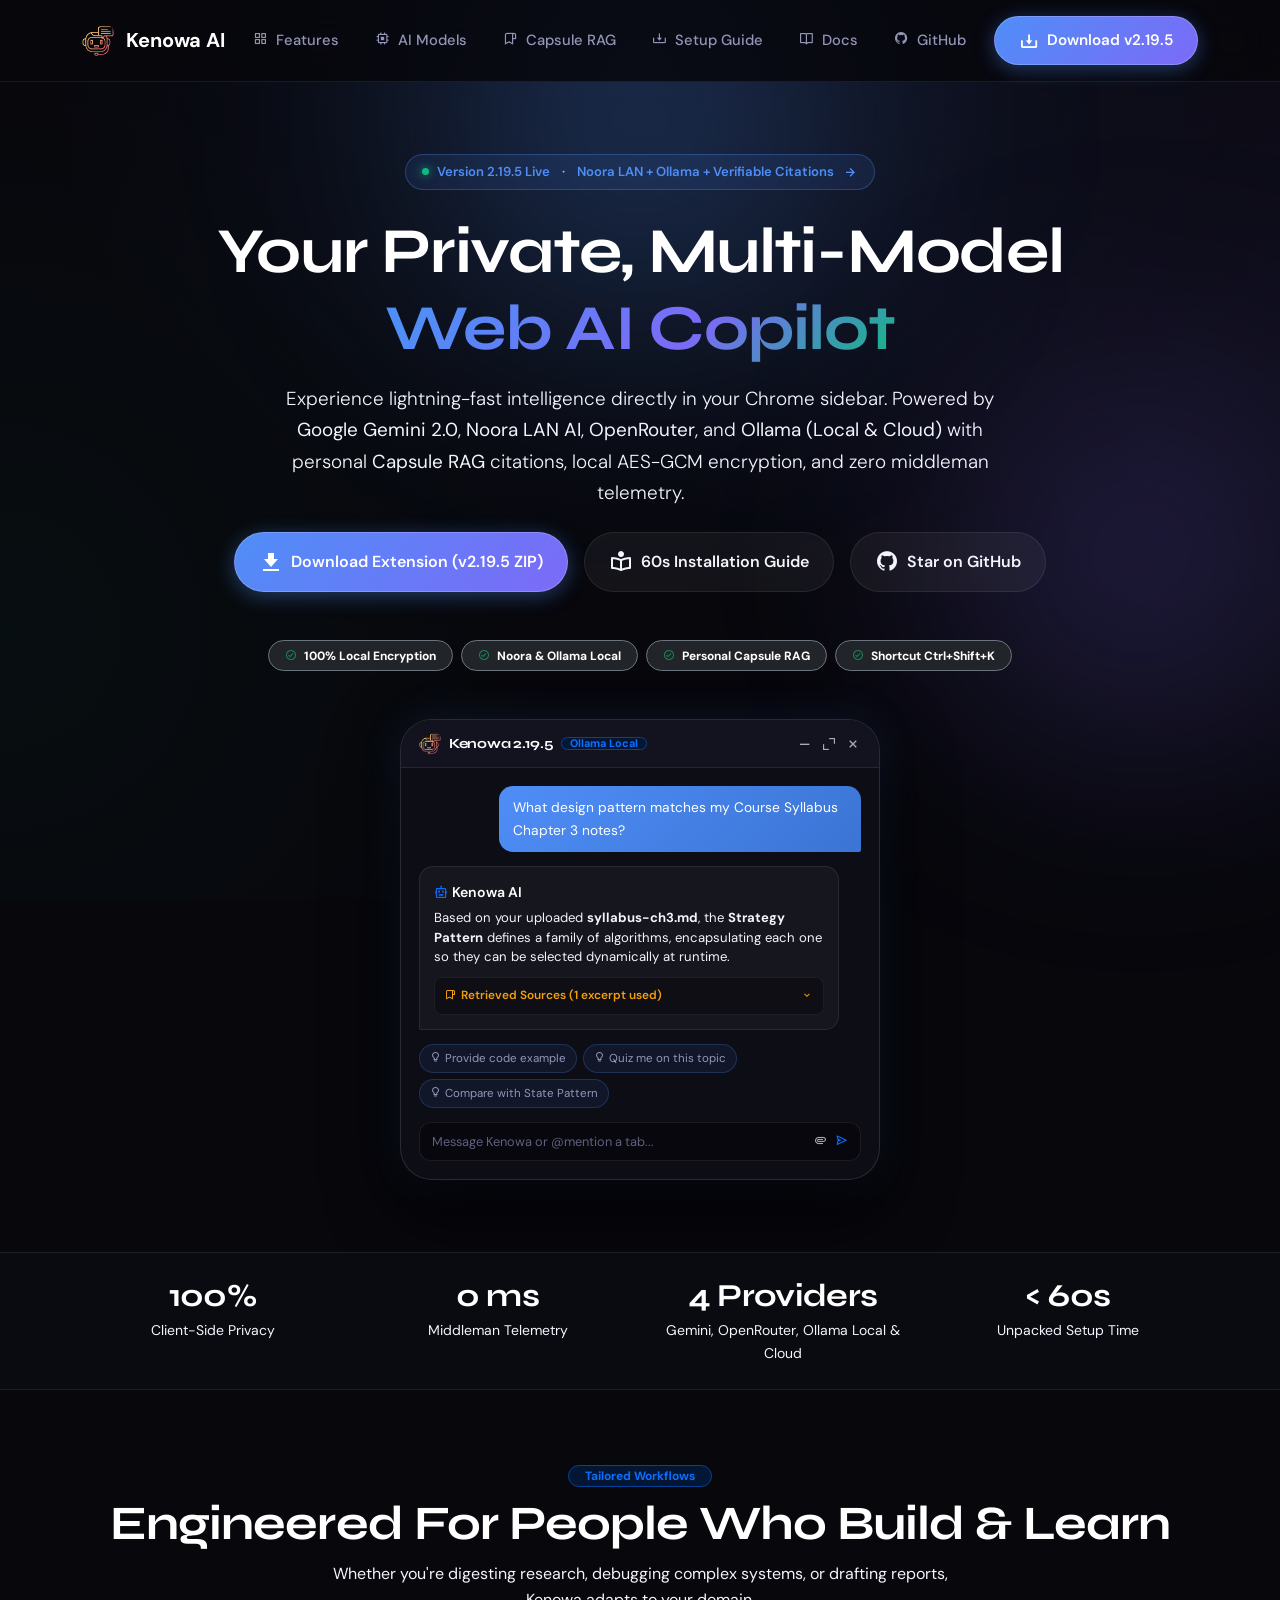
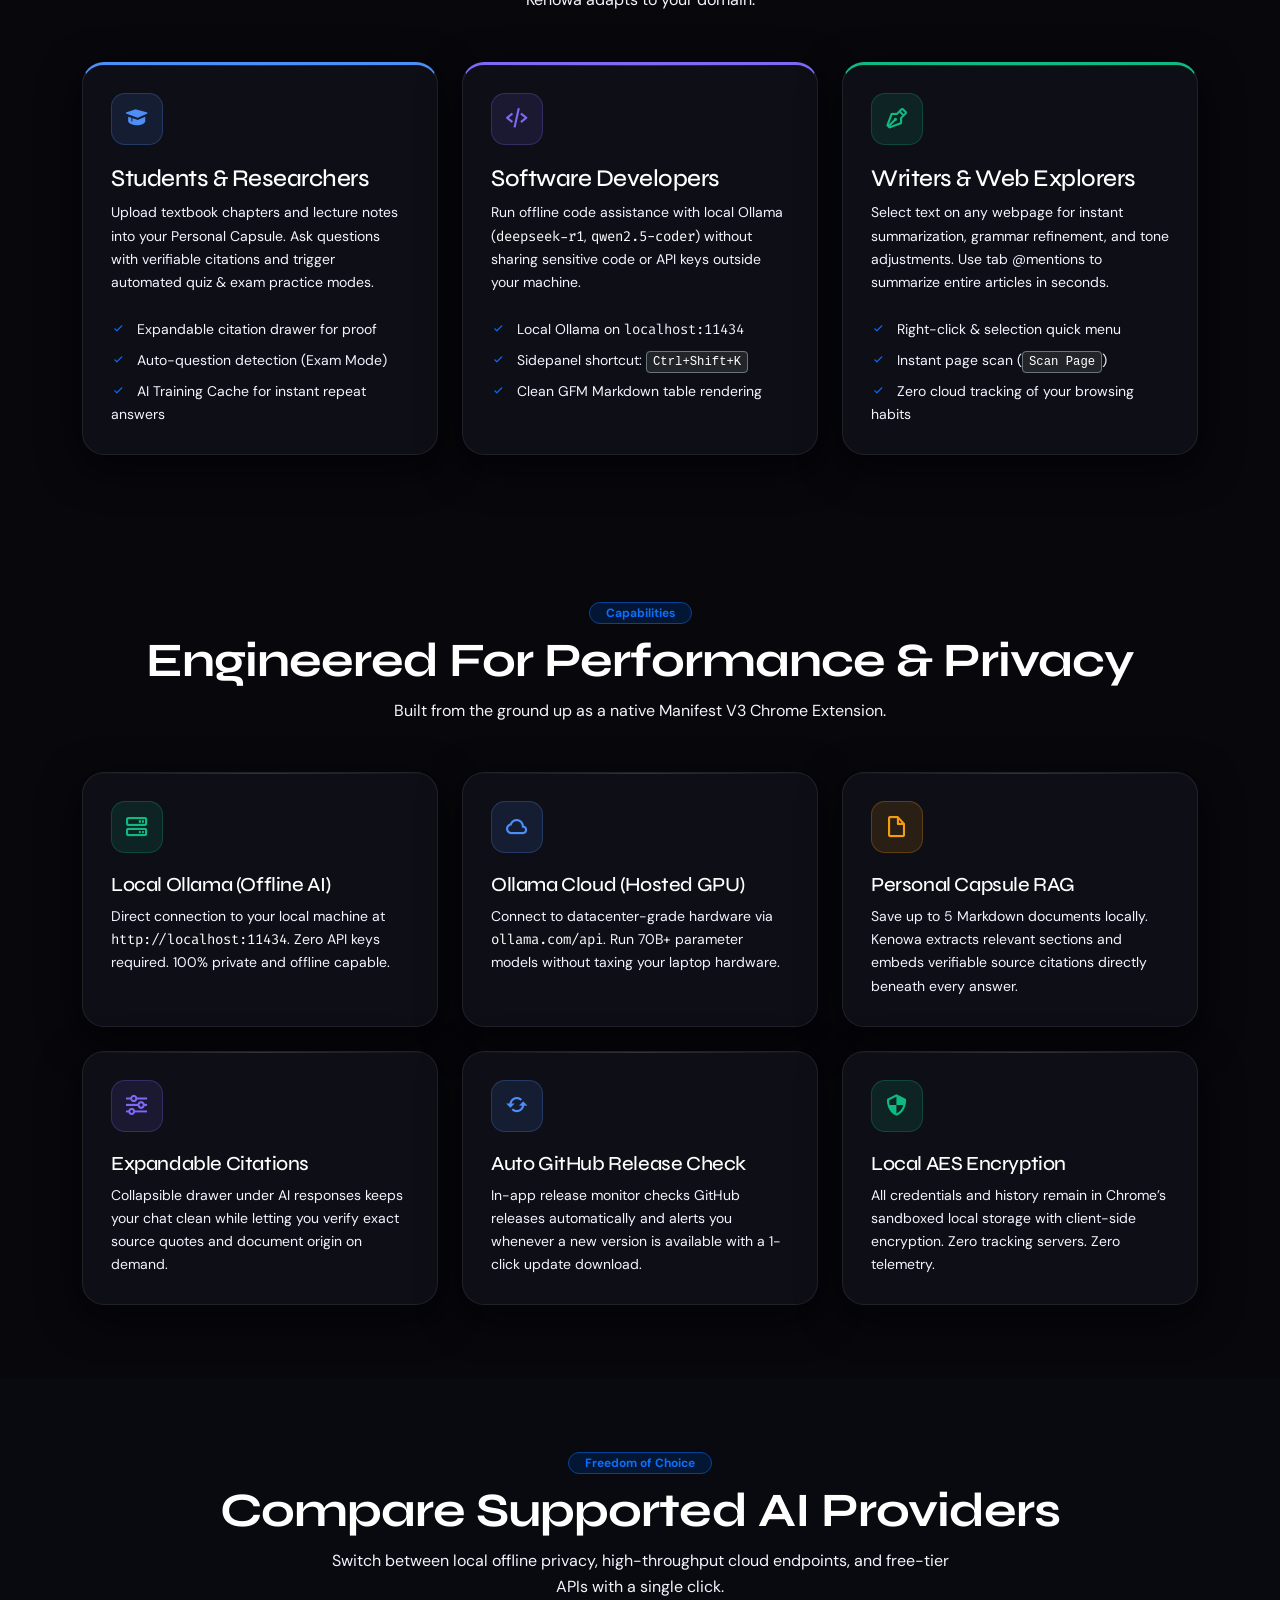
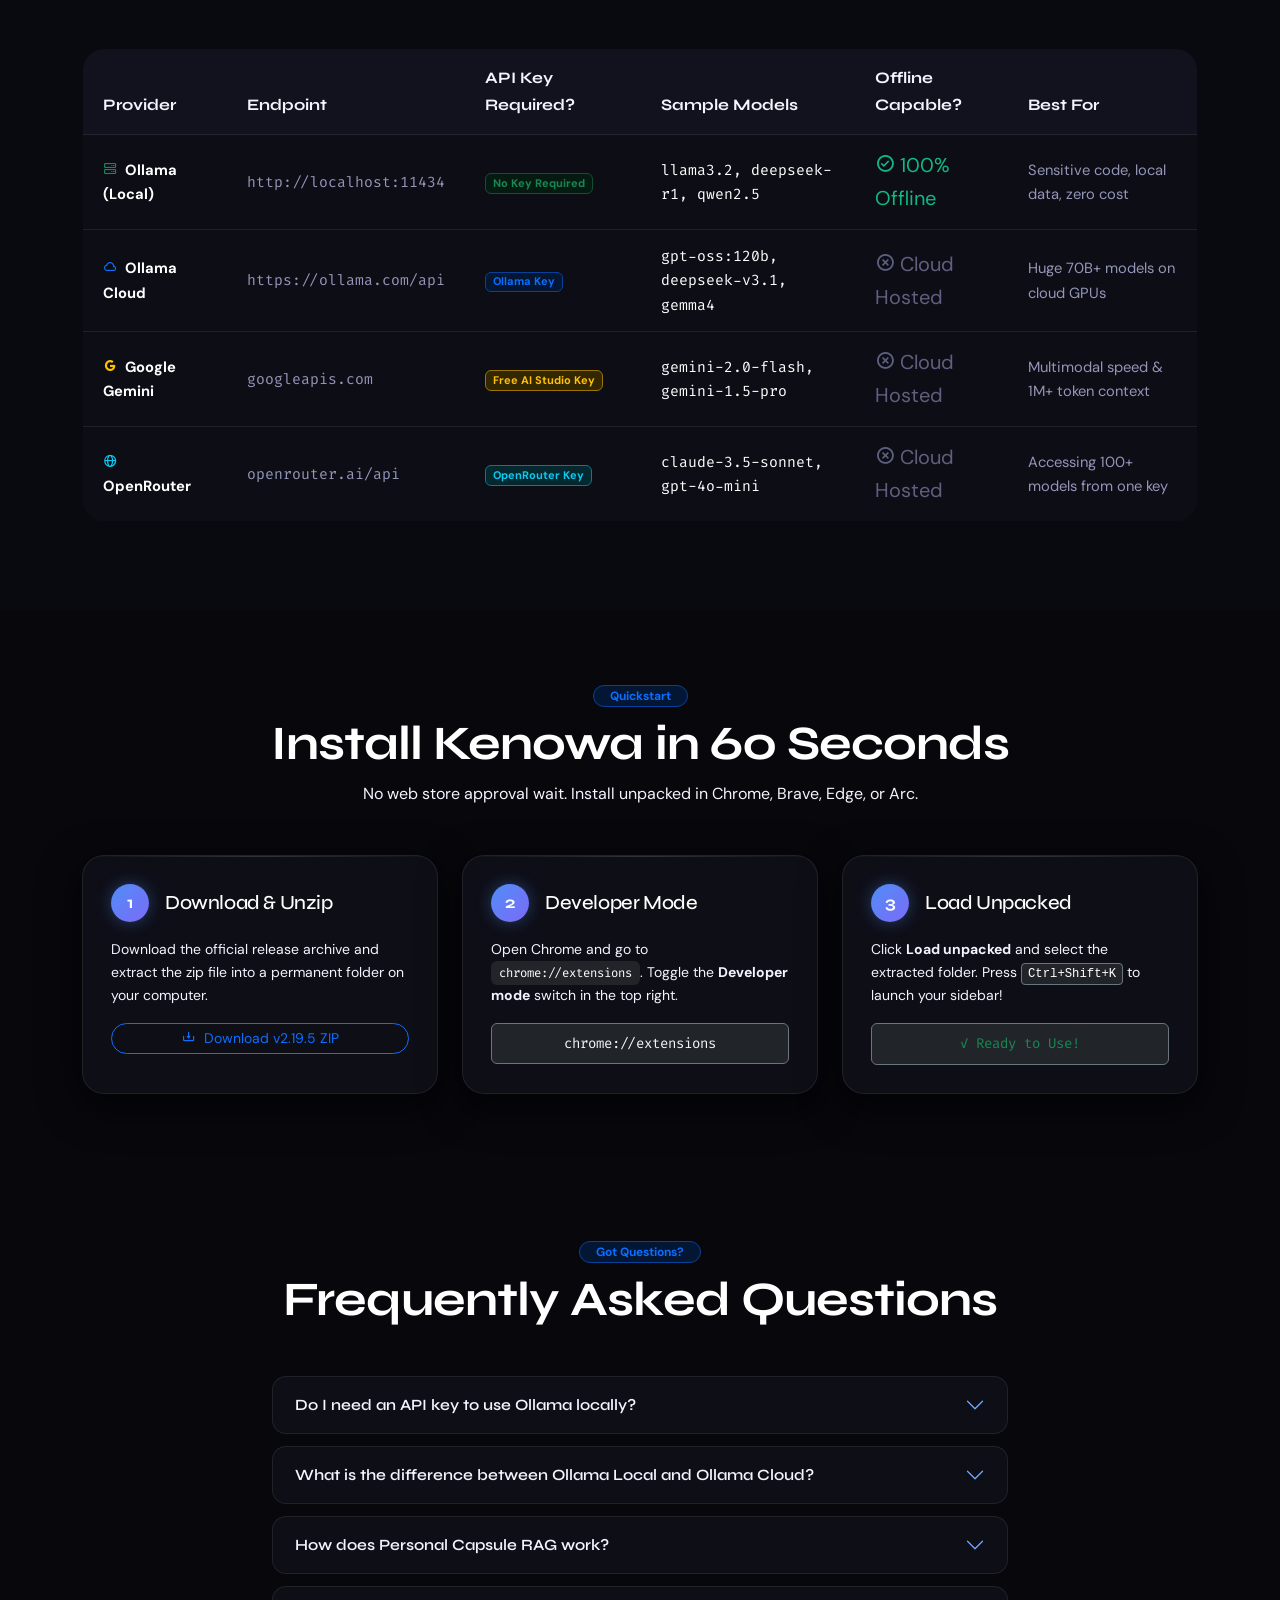
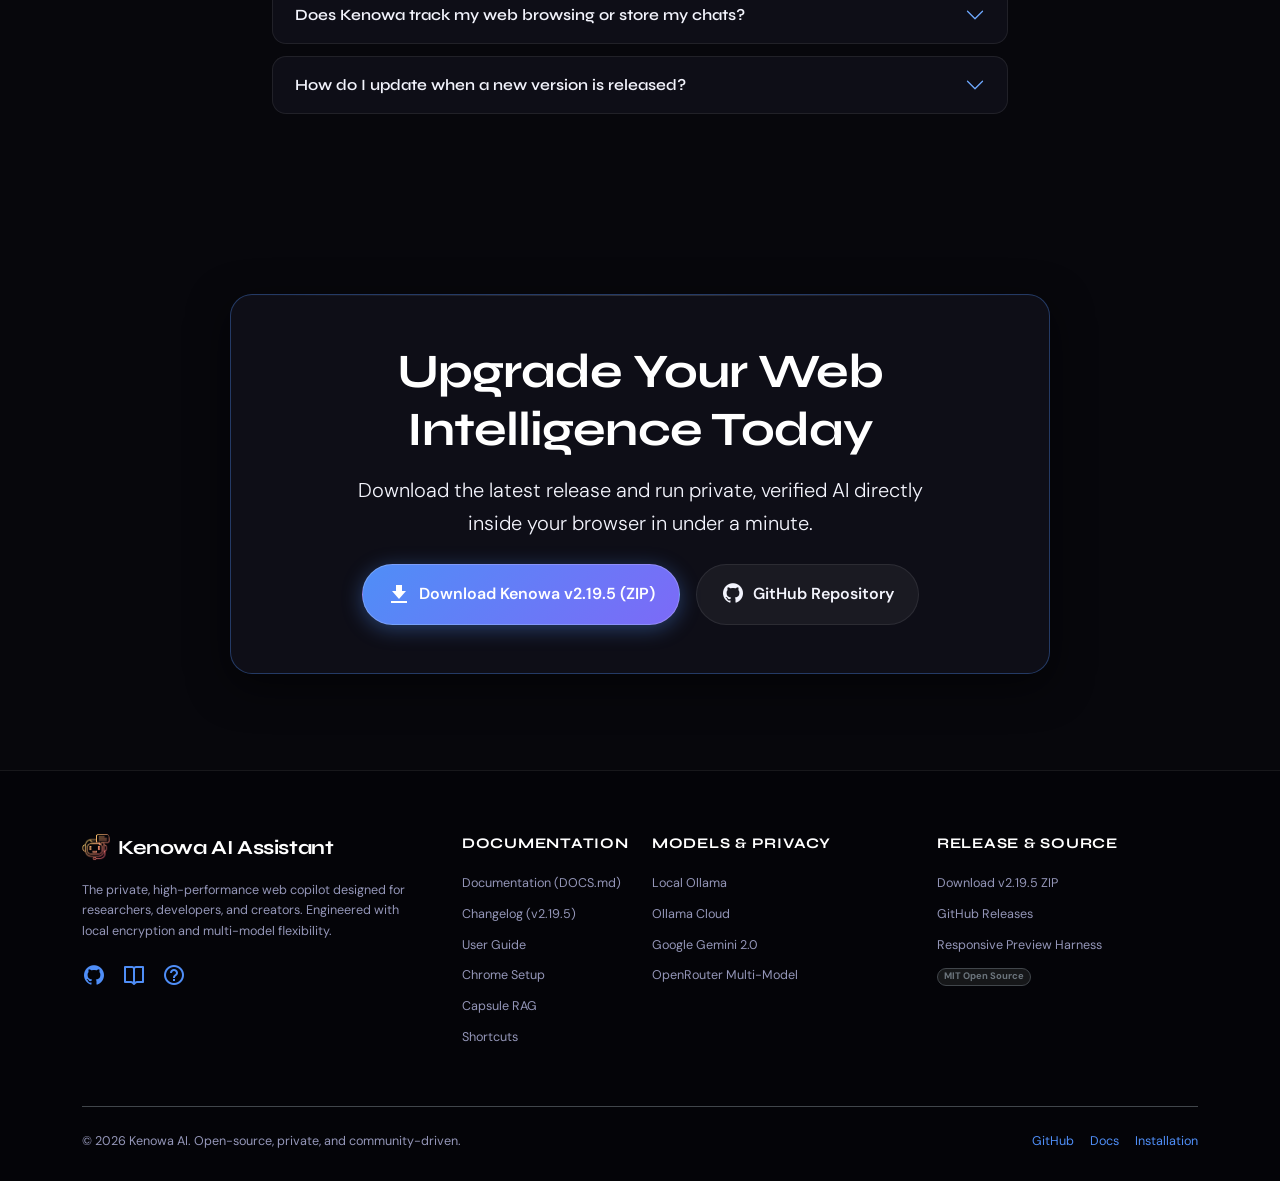
<file: index.html>
<!DOCTYPE html>
<html lang="en" data-bs-theme="dark">
<head>
  <meta charset="UTF-8">
  <meta name="viewport" content="width=device-width, initial-scale=1.0">
  <title>Kenowa AI — Private Multi-Model Web Copilot & Study Assistant</title>

  <!-- Primary Meta Tags -->
  <meta name="title" content="Kenowa AI — Private Multi-Model Web Copilot & Study Assistant">
  <meta name="description" content="Experience elite AI in your Chrome sidebar. Powered by Google Gemini 2.0, OpenRouter, and Ollama (Local & Cloud) with personal Capsule RAG, verifiable source citations, and 100% local encryption.">
  <meta name="keywords" content="Kenowa AI, Chrome Extension, Browser Copilot, Multi-Model AI, Local Ollama, Ollama Cloud, Capsule RAG, Verifiable Citations, DeepSeek R1, Gemini 2.0, Study Assistant">
  <meta name="author" content="Nadeem Mhd">
  <meta name="robots" content="index, follow">
  <link rel="canonical" href="https://nadeemmhdm.github.io/kenowa-extesions/">

  <!-- GEO & AEO Meta Tags -->
  <meta name="geo.region" content="US">
  <meta name="geo.placename" content="Global">
  <meta name="rating" content="General">
  <meta name="application-name" content="Kenowa AI Assistant">
  <meta name="theme-color" content="#07070c">

  <!-- Open Graph / Facebook -->
  <meta property="og:type" content="website">
  <meta property="og:url" content="https://nadeemmhdm.github.io/kenowa-extesions/">
  <meta property="og:title" content="Kenowa AI — Private Multi-Model Web Copilot & Study Assistant">
  <meta property="og:description" content="Private, multi-model AI assistant in your browser sidebar with personal document RAG, verified citations, and zero middleman telemetry.">
  <meta property="og:image" content="logo.png">

  <!-- Twitter / X -->
  <meta property="twitter:card" content="summary_large_image">
  <meta property="twitter:url" content="https://nadeemmhdm.github.io/kenowa-extesions/">
  <meta property="twitter:title" content="Kenowa AI — Private Multi-Model Web Copilot & Study Assistant">
  <meta property="twitter:description" content="Private, multi-model AI assistant in your browser sidebar with personal document RAG, verified citations, and zero middleman telemetry.">
  <meta property="twitter:image" content="logo.png">

  <!-- Favicon -->
  <link rel="icon" type="image/png" href="logo.png">

  <!-- Google Fonts: Syne & DM Sans & Fira Code -->
  <link rel="preconnect" href="https://fonts.googleapis.com">
  <link rel="preconnect" href="https://fonts.gstatic.com" crossorigin>
  <link href="https://fonts.googleapis.com/css2?family=DM+Sans:ital,opsz,wght@0,9..40,300;0,9..40,400;0,9..40,500;0,9..40,600;0,9..40,700;1,9..40,400&family=Fira+Code:wght@400;500;600&family=Syne:wght@600;700;800&display=swap" rel="stylesheet">

  <!-- Bootstrap 5 CSS -->
  <link href="https://cdn.jsdelivr.net/npm/bootstrap@5.3.3/dist/css/bootstrap.min.css" rel="stylesheet" integrity="sha384-QWTKZyjpPEjISv5WaRU9OFeRpok6YctnYmDr5pNlyT2bRjXh0JMhjY6hW+ALEwIH" crossorigin="anonymous">

  <!-- Boxicons CSS -->
  <link href="https://unpkg.com/boxicons@2.1.4/css/boxicons.min.css" rel="stylesheet">

  <!-- Schema.org JSON-LD Structured Data for SEO / AEO -->
  <script type="application/ld+json">
  {
    "@context": "https://schema.org",
    "@type": "SoftwareApplication",
    "name": "Kenowa AI Assistant",
    "operatingSystem": "Google Chrome, Brave, Microsoft Edge, Arc",
    "applicationCategory": "BrowserExtension",
    "offers": {
      "@type": "Offer",
      "price": "0.00",
      "priceCurrency": "USD"
    },
    "description": "Private, multi-model browser extension copilot with Capsule RAG, verified citations, Gemini 2.0, OpenRouter, and Ollama Local & Cloud support.",
    "author": {
      "@type": "Person",
      "name": "Nadeem Mhd"
    },
    "softwareVersion": "2.19.5",
    "downloadUrl": "https://github.com/nadeemmhdm/kenowa-extesions/archive/refs/tags/v2.19.5.zip"
  }
  </script>

  <style>
    /* -------------------------------------------------------------
       OBSIDIAN LUXURY DESIGN SYSTEM (KENOWA AI)
       ------------------------------------------------------------- */
    :root {
      --bg-dark: #07070c;
      --bg-surface: #0e0e17;
      --bg-card: rgba(18, 18, 28, 0.72);
      --bg-card-hover: rgba(28, 28, 44, 0.88);
      --bg-elevated: #161624;
      --bg-glass: rgba(255, 255, 255, 0.035);

      --accent: #4f8ef7;
      --accent-glow: rgba(79, 142, 247, 0.38);
      --accent-subtle: rgba(79, 142, 247, 0.12);
      --accent-violet: #7c6af7;
      --accent-violet-glow: rgba(124, 106, 247, 0.35);
      --accent-emerald: #10b981;
      --accent-amber: #f59e0b;

      --text-main: #f3f4fd;
      --text-sub: #9496b8;
      --text-muted: #5e6080;

      --border: rgba(255, 255, 255, 0.08);
      --border-bright: rgba(79, 142, 247, 0.35);
      --border-violet: rgba(124, 106, 247, 0.35);

      --radius-sm: 8px;
      --radius-md: 14px;
      --radius-lg: 22px;
      --radius-xl: 32px;
      --radius-full: 9999px;

      --shadow-card: 0 12px 40px rgba(0, 0, 0, 0.55);
      --shadow-glow: 0 0 35px var(--accent-glow);
    }

    * {
      box-sizing: border-box;
    }

    html {
      scroll-behavior: smooth;
    }

    body {
      background-color: var(--bg-dark);
      color: var(--text-main);
      font-family: 'DM Sans', -apple-system, BlinkMacSystemFont, sans-serif;
      font-size: 16px;
      line-height: 1.65;
      overflow-x: hidden;
      background-image: 
        radial-gradient(circle at 50% 0%, rgba(79, 142, 247, 0.09) 0%, transparent 55%),
        radial-gradient(circle at 100% 30%, rgba(124, 106, 247, 0.06) 0%, transparent 45%),
        radial-gradient(circle at 0% 70%, rgba(16, 185, 129, 0.04) 0%, transparent 40%);
      background-attachment: fixed;
    }

    h1, h2, h3, h4, h5, h6, .brand-font {
      font-family: 'Syne', sans-serif;
      letter-spacing: -0.02em;
    }

    code, pre, .font-mono {
      font-family: 'Fira Code', monospace;
    }

    a {
      text-decoration: none;
      color: var(--accent);
      transition: all 0.2s ease;
    }
    a:hover {
      color: #79aeff;
    }

    /* Ambient Glow Background Orbs */
    .glow-orb {
      position: absolute;
      border-radius: 50%;
      filter: blur(120px);
      pointer-events: none;
      z-index: 0;
    }
    .glow-orb-1 {
      top: -100px;
      left: 50%;
      transform: translateX(-50%);
      width: 650px;
      height: 450px;
      background: radial-gradient(circle, var(--accent-glow), transparent 70%);
    }
    .glow-orb-2 {
      top: 35%;
      right: -100px;
      width: 480px;
      height: 480px;
      background: radial-gradient(circle, var(--accent-violet-glow), transparent 70%);
    }

    /* Sticky Navbar */
    .site-nav {
      position: sticky;
      top: 0;
      z-index: 1000;
      backdrop-filter: blur(18px);
      -webkit-backdrop-filter: blur(18px);
      background: rgba(7, 7, 12, 0.82);
      border-bottom: 1px solid var(--border);
      transition: all 0.3s ease;
    }
    .site-nav.scrolled {
      border-bottom-color: var(--border-bright);
      box-shadow: 0 10px 30px rgba(0, 0, 0, 0.65);
    }
    .nav-brand {
      display: flex;
      align-items: center;
      gap: 12px;
      font-size: 1.25rem;
      font-weight: 700;
      color: #fff;
    }
    .nav-brand img {
      width: 32px;
      height: 32px;
      border-radius: 8px;
    }
    .nav-link-custom {
      color: var(--text-sub) !important;
      font-weight: 500;
      font-size: 0.92rem;
      padding: 8px 16px !important;
      border-radius: var(--radius-full);
      transition: all 0.2s ease;
    }
    .nav-link-custom:hover {
      color: #fff !important;
      background: var(--bg-glass);
    }

    /* Buttons */
    .btn-kenowa-primary {
      background: linear-gradient(135deg, #4f8ef7, #7c6af7);
      color: #fff;
      font-weight: 600;
      font-size: 0.95rem;
      padding: 11px 24px;
      border-radius: var(--radius-full);
      border: 1px solid rgba(255, 255, 255, 0.2);
      box-shadow: 0 4px 20px var(--accent-glow);
      transition: all 0.25s cubic-bezier(0.34, 1.56, 0.64, 1);
      display: inline-flex;
      align-items: center;
      gap: 8px;
    }
    .btn-kenowa-primary:hover {
      transform: translateY(-2px);
      box-shadow: 0 8px 28px rgba(79, 142, 247, 0.55);
      color: #fff;
    }
    .btn-kenowa-secondary {
      background: rgba(255, 255, 255, 0.05);
      color: var(--text-main);
      font-weight: 600;
      font-size: 0.95rem;
      padding: 11px 22px;
      border-radius: var(--radius-full);
      border: 1px solid var(--border);
      transition: all 0.2s ease;
      display: inline-flex;
      align-items: center;
      gap: 8px;
    }
    .btn-kenowa-secondary:hover {
      background: rgba(255, 255, 255, 0.1);
      color: #fff;
      border-color: rgba(255, 255, 255, 0.25);
      transform: translateY(-2px);
    }

    /* Badges & Pills */
    .hero-badge {
      display: inline-flex;
      align-items: center;
      gap: 8px;
      padding: 6px 16px;
      background: rgba(79, 142, 247, 0.1);
      border: 1px solid rgba(79, 142, 247, 0.3);
      border-radius: var(--radius-full);
      font-size: 0.82rem;
      font-weight: 600;
      color: var(--accent);
      margin-bottom: 24px;
    }
    .hero-badge i {
      font-size: 1rem;
    }
    .status-dot {
      width: 7px;
      height: 7px;
      background: var(--accent-emerald);
      border-radius: 50%;
      box-shadow: 0 0 10px var(--accent-emerald);
      animation: pulseDot 2s infinite;
    }
    @keyframes pulseDot {
      0%, 100% { opacity: 1; transform: scale(1); }
      50% { opacity: 0.4; transform: scale(1.3); }
    }

    /* Cards & Glassmorphism */
    .glass-card {
      background: var(--bg-card);
      backdrop-filter: blur(14px);
      -webkit-backdrop-filter: blur(14px);
      border: 1px solid var(--border);
      border-radius: var(--radius-lg);
      padding: 28px;
      box-shadow: var(--shadow-card);
      transition: all 0.3s ease;
      position: relative;
      overflow: hidden;
    }
    .glass-card:hover {
      border-color: var(--border-bright);
      background: var(--bg-card-hover);
      transform: translateY(-4px);
    }
    .glass-card::before {
      content: '';
      position: absolute;
      top: 0;
      left: 0;
      right: 0;
      height: 1px;
      background: linear-gradient(90deg, transparent, rgba(255, 255, 255, 0.15), transparent);
    }

    /* Feature Icon Box */
    .feature-icon-box {
      width: 52px;
      height: 52px;
      border-radius: var(--radius-md);
      display: flex;
      align-items: center;
      justify-content: center;
      font-size: 1.6rem;
      margin-bottom: 20px;
    }
    .icon-blue { background: rgba(79, 142, 247, 0.12); color: var(--accent); border: 1px solid rgba(79, 142, 247, 0.25); }
    .icon-violet { background: rgba(124, 106, 247, 0.12); color: var(--accent-violet); border: 1px solid rgba(124, 106, 247, 0.25); }
    .icon-emerald { background: rgba(16, 185, 129, 0.12); color: var(--accent-emerald); border: 1px solid rgba(16, 185, 129, 0.25); }
    .icon-amber { background: rgba(245, 158, 11, 0.12); color: var(--accent-amber); border: 1px solid rgba(245, 158, 11, 0.25); }

    /* Interactive Extension Mockup */
    .mockup-window {
      background: #0d0d16;
      border: 1px solid rgba(255, 255, 255, 0.12);
      border-radius: var(--radius-xl);
      box-shadow: 0 25px 70px rgba(0, 0, 0, 0.8), 0 0 40px rgba(79, 142, 247, 0.15);
      overflow: hidden;
      max-width: 480px;
      margin: 0 auto;
      text-align: left;
    }
    .mockup-header {
      background: #13131f;
      padding: 12px 18px;
      display: flex;
      align-items: center;
      justify-content: space-between;
      border-bottom: 1px solid var(--border);
    }
    .mockup-body {
      padding: 18px;
      display: flex;
      flex-direction: column;
      gap: 14px;
      font-size: 0.88rem;
    }
    .mock-msg-user {
      align-self: flex-end;
      background: linear-gradient(135deg, #4f8ef7, #3b74d4);
      color: #fff;
      padding: 10px 14px;
      border-radius: 14px 14px 2px 14px;
      max-width: 82%;
      font-size: 0.86rem;
    }
    .mock-msg-ai {
      align-self: flex-start;
      background: rgba(255, 255, 255, 0.04);
      border: 1px solid var(--border);
      color: var(--text-main);
      padding: 14px;
      border-radius: 14px 14px 14px 2px;
      max-width: 95%;
      position: relative;
    }
    .mock-sources-drawer {
      margin-top: 10px;
      padding: 8px 10px;
      background: rgba(0, 0, 0, 0.35);
      border: 1px solid rgba(255, 255, 255, 0.06);
      border-radius: 8px;
    }
    .mock-sources-trigger {
      display: flex;
      align-items: center;
      justify-content: space-between;
      font-size: 0.74rem;
      font-weight: 600;
      color: var(--accent-amber);
      cursor: pointer;
    }
    .mock-sources-content {
      margin-top: 8px;
      font-size: 0.73rem;
      color: var(--text-sub);
      line-height: 1.45;
      border-top: 1px dashed rgba(255, 255, 255, 0.08);
      padding-top: 6px;
    }
    .mock-chips-row {
      display: flex;
      gap: 6px;
      flex-wrap: wrap;
    }
    .mock-chip {
      background: rgba(79, 142, 247, 0.08);
      border: 1px solid rgba(79, 142, 247, 0.22);
      color: var(--text-sub);
      font-size: 0.72rem;
      padding: 4px 10px;
      border-radius: var(--radius-full);
      cursor: pointer;
      transition: all 0.2s ease;
    }
    .mock-chip:hover {
      background: var(--accent);
      color: #fff;
    }
    .mock-input-row {
      background: rgba(0, 0, 0, 0.4);
      border: 1px solid var(--border);
      border-radius: 12px;
      padding: 8px 12px;
      display: flex;
      align-items: center;
      justify-content: space-between;
      color: var(--text-muted);
      font-size: 0.8rem;
    }

    /* Target Audience Cards */
    .audience-card {
      border-top: 3px solid transparent;
      height: 100%;
    }
    .audience-card.student { border-top-color: var(--accent); }
    .audience-card.dev { border-top-color: var(--accent-violet); }
    .audience-card.writer { border-top-color: var(--accent-emerald); }

    /* Comparison Table */
    .table-dark-custom {
      background: transparent;
      border: 1px solid var(--border);
      border-radius: var(--radius-lg);
      overflow: hidden;
    }
    .table-dark-custom th {
      background: #12121e;
      color: var(--text-main);
      padding: 16px 20px;
      font-family: 'Syne', sans-serif;
      font-weight: 700;
      border-bottom: 1px solid var(--border);
    }
    .table-dark-custom td {
      background: rgba(18, 18, 28, 0.5);
      color: var(--text-sub);
      padding: 14px 20px;
      border-bottom: 1px solid var(--border);
      vertical-align: middle;
      font-size: 0.92rem;
    }
    .table-dark-custom tr:hover td {
      background: rgba(28, 28, 44, 0.65);
      color: var(--text-main);
    }
    .check-yes {
      color: var(--accent-emerald);
      font-size: 1.25rem;
    }
    .check-no {
      color: var(--text-muted);
      font-size: 1.25rem;
    }

    /* Step Stepper Cards */
    .step-badge {
      width: 38px;
      height: 38px;
      border-radius: 50%;
      background: linear-gradient(135deg, var(--accent), var(--accent-violet));
      color: #fff;
      display: flex;
      align-items: center;
      justify-content: center;
      font-weight: 700;
      font-family: 'Syne', sans-serif;
      font-size: 1.05rem;
      box-shadow: 0 0 16px var(--accent-glow);
      flex-shrink: 0;
    }

    /* FAQ Accordion */
    .accordion-custom .accordion-item {
      background: var(--bg-card);
      border: 1px solid var(--border);
      border-radius: var(--radius-md) !important;
      margin-bottom: 12px;
      overflow: hidden;
      backdrop-filter: blur(12px);
    }
    .accordion-custom .accordion-button {
      background: transparent;
      color: var(--text-main);
      font-weight: 600;
      font-size: 0.98rem;
      padding: 18px 22px;
      box-shadow: none !important;
    }
    .accordion-custom .accordion-button:not(.collapsed) {
      background: rgba(79, 142, 247, 0.08);
      color: var(--accent);
      border-bottom: 1px solid var(--border);
    }
    .accordion-custom .accordion-body {
      color: var(--text-sub);
      font-size: 0.92rem;
      padding: 18px 22px;
      line-height: 1.65;
    }

    /* Footer */
    .site-footer {
      border-top: 1px solid var(--border);
      padding: 60px 0 30px;
      background: rgba(5, 5, 8, 0.95);
      color: var(--text-sub);
      font-size: 0.9rem;
    }
    .footer-heading {
      color: #fff;
      font-size: 0.92rem;
      font-weight: 700;
      text-transform: uppercase;
      letter-spacing: 0.05em;
      margin-bottom: 18px;
      font-family: 'Syne', sans-serif;
    }
    .footer-link-list {
      list-style: none;
      padding: 0;
      margin: 0;
    }
    .footer-link-list li {
      margin-bottom: 10px;
    }
    .footer-link-list a {
      color: var(--text-sub);
      transition: color 0.2s ease;
    }
    .footer-link-list a:hover {
      color: var(--accent);
    }

    /* Micro-interactions & animations */
    .hover-lift {
      transition: transform 0.25s ease, box-shadow 0.25s ease;
    }
    .hover-lift:hover {
      transform: translateY(-4px);
    }
  </style>
</head>
<body>

  <!-- Background Orbs -->
  <div class="glow-orb glow-orb-1"></div>
  <div class="glow-orb glow-orb-2"></div>

  <!-- ───────────────────────────────────────────
       STICKY NAVBAR
       ─────────────────────────────────────────── -->
  <nav class="navbar navbar-expand-lg site-nav py-3" id="navbar">
    <div class="container">
      <a class="nav-brand" href="#">
        <img src="logo.png" alt="Kenowa AI Logo">
        <span>Kenowa AI</span>
      </a>

      <button class="navbar-toggler border-0 text-white" type="button" data-bs-toggle="collapse" data-bs-target="#navContent" aria-controls="navContent" aria-expanded="false" aria-label="Toggle navigation">
        <i class='bx bx-menu fs-2'></i>
      </button>

      <div class="collapse navbar-collapse" id="navContent">
        <ul class="navbar-nav mx-auto mb-2 mb-lg-0 gap-1">
          <li class="nav-item"><a class="nav-link nav-link-custom" href="#features"><i class='bx bx-grid-alt me-1'></i> Features</a></li>
          <li class="nav-item"><a class="nav-link nav-link-custom" href="#models"><i class='bx bx-chip me-1'></i> AI Models</a></li>
          <li class="nav-item"><a class="nav-link nav-link-custom" href="#capsules"><i class='bx bx-bookmark-alt me-1'></i> Capsule RAG</a></li>
          <li class="nav-item"><a class="nav-link nav-link-custom" href="#install"><i class='bx bx-download me-1'></i> Setup Guide</a></li>
          <li class="nav-item"><a class="nav-link nav-link-custom" href="help.html"><i class='bx bx-book-open me-1'></i> Docs</a></li>
          <li class="nav-item"><a class="nav-link nav-link-custom" href="https://github.com/nadeemmhdm/kenowa-extesions" target="_blank" rel="noopener"><i class='bx bxl-github me-1'></i> GitHub</a></li>
        </ul>

        <div class="d-flex align-items-center gap-3">
          <a href="https://github.com/nadeemmhdm/kenowa-extesions/archive/refs/tags/v2.19.5.zip" class="btn-kenowa-primary" id="nav-download-btn">
            <i class='bx bx-download fs-5'></i>
            <span>Download v2.19.5</span>
          </a>
        </div>
      </div>
    </div>
  </nav>

  <!-- ───────────────────────────────────────────
       HERO SECTION
       ─────────────────────────────────────────── -->
  <header class="py-5 position-relative text-center overflow-hidden">
    <div class="container py-lg-4">
      <div class="row justify-content-center">
        <div class="col-lg-10">

          <div class="hero-badge">
            <span class="status-dot"></span>
            <span>Version 2.19.5 Live</span>
            <span class="mx-1 text-muted">·</span>
            <span>Noora LAN + Ollama + Verifiable Citations</span>
            <i class='bx bx-right-arrow-alt'></i>
          </div>

          <h1 class="display-3 fw-bold mb-3 text-white">
            Your Private, Multi-Model <br>
            <span style="background: linear-gradient(135deg, #4f8ef7 10%, #7c6af7 60%, #10b981 100%); -webkit-background-clip: text; -webkit-text-fill-color: transparent;">
              Web AI Copilot
            </span>
          </h1>

          <p class="lead text-sub mb-4 mx-auto" style="max-width: 720px; font-size: 1.18rem;">
            Experience lightning-fast intelligence directly in your Chrome sidebar. Powered by 
            <strong>Google Gemini 2.0</strong>, <strong>Noora LAN AI</strong>, <strong>OpenRouter</strong>, and <strong>Ollama (Local & Cloud)</strong> 
            with personal <strong>Capsule RAG</strong> citations, local AES-GCM encryption, and zero middleman telemetry.
          </p>

          <div class="d-flex flex-wrap justify-content-center gap-3 mb-5">
            <a href="https://github.com/nadeemmhdm/kenowa-extesions/archive/refs/tags/v2.19.5.zip" class="btn-kenowa-primary py-3 px-4 fs-6" id="hero-download-btn">
              <i class='bx bxs-download fs-4'></i>
              <span>Download Extension (v2.19.5 ZIP)</span>
            </a>
            <a href="setup.html" class="btn-kenowa-secondary py-3 px-4 fs-6">
              <i class='bx bx-book-reader fs-4'></i>
              <span>60s Installation Guide</span>
            </a>
            <a href="https://github.com/nadeemmhdm/kenowa-extesions" target="_blank" rel="noopener" class="btn-kenowa-secondary py-3 px-4 fs-6">
              <i class='bx bxl-github fs-4'></i>
              <span>Star on GitHub</span>
            </a>
          </div>

          <!-- Feature Tag Pills -->
          <div class="d-flex flex-wrap justify-content-center gap-2 text-sub fs-8 mb-5">
            <span class="badge rounded-pill bg-dark border border-secondary px-3 py-2"><i class='bx bx-check-circle text-success me-1'></i> 100% Local Encryption</span>
            <span class="badge rounded-pill bg-dark border border-secondary px-3 py-2"><i class='bx bx-check-circle text-success me-1'></i> Noora & Ollama Local</span>
            <span class="badge rounded-pill bg-dark border border-secondary px-3 py-2"><i class='bx bx-check-circle text-success me-1'></i> Personal Capsule RAG</span>
            <span class="badge rounded-pill bg-dark border border-secondary px-3 py-2"><i class='bx bx-check-circle text-success me-1'></i> Shortcut Ctrl+Shift+K</span>
          </div>

          <!-- ───────────────────────────────────────────
               INTERACTIVE EXTENSION MOCKUP
               ─────────────────────────────────────────── -->
          <div class="mockup-window text-start">
            <div class="mockup-header">
              <div class="d-flex align-items-center gap-2">
                <img src="logo.png" width="22" height="22" alt="Kenowa" class="rounded">
                <span class="fw-bold text-white small brand-font">Kenowa 2.19.5</span>
                <span class="badge bg-primary-subtle text-primary border border-primary-subtle rounded-pill px-2 py-0" style="font-size:0.68rem;">Ollama Local</span>
              </div>
              <div class="d-flex align-items-center gap-2 text-muted">
                <i class='bx bx-minus'></i>
                <i class='bx bx-expand-alt'></i>
                <i class='bx bx-x'></i>
              </div>
            </div>

            <div class="mockup-body">
              <!-- User Message -->
              <div class="mock-msg-user">
                What design pattern matches my Course Syllabus Chapter 3 notes?
              </div>

              <!-- AI Message with Capsule Citations -->
              <div class="mock-msg-ai">
                <div class="fw-semibold text-white mb-1 d-flex align-items-center gap-1">
                  <i class='bx bx-bot text-primary'></i> Kenowa AI
                </div>
                <p class="mb-2 text-sub" style="font-size:0.82rem; line-height:1.5;">
                  Based on your uploaded <strong>syllabus-ch3.md</strong>, the <strong>Strategy Pattern</strong> defines a family of algorithms, encapsulating each one so they can be selected dynamically at runtime.
                </p>

                <!-- Collapsible Source Drawer (v2.19.4.1 Superpower) -->
                <div class="mock-sources-drawer">
                  <div class="mock-sources-trigger" id="mock-source-toggle">
                    <span class="d-flex align-items-center gap-1">
                      <i class='bx bx-bookmark-alt'></i> Retrieved Sources (1 excerpt used)
                    </span>
                    <i class='bx bx-chevron-down' id="mock-source-icon"></i>
                  </div>
                  <div class="mock-sources-content" id="mock-source-content" style="display: none;">
                    <strong>[syllabus-ch3.md · Excerpt #2]</strong><br>
                    "Section 3.4: Behavioral Patterns — The Strategy Pattern encapsulates interchangeable algorithm objects..."
                  </div>
                </div>
              </div>

              <!-- Suggestion Chips (Wrapped & Overflow-Free) -->
              <div class="mock-chips-row">
                <div class="mock-chip"><i class='bx bx-bulb'></i> Provide code example</div>
                <div class="mock-chip"><i class='bx bx-bulb'></i> Quiz me on this topic</div>
                <div class="mock-chip"><i class='bx bx-bulb'></i> Compare with State Pattern</div>
              </div>

              <!-- Composer Bar -->
              <div class="mock-input-row">
                <span>Message Kenowa or @mention a tab...</span>
                <div class="d-flex align-items-center gap-2">
                  <i class='bx bx-paperclip text-muted'></i>
                  <i class='bx bx-send text-primary'></i>
                </div>
              </div>
            </div>
          </div>

        </div>
      </div>
    </div>
  </header>

  <!-- ───────────────────────────────────────────
       LIVE METRICS / PROOF SECTION
       ─────────────────────────────────────────── -->
  <section class="py-4 border-top border-bottom" style="background: rgba(14, 14, 23, 0.45); border-color: var(--border) !important;">
    <div class="container">
      <div class="row g-4 text-center">
        <div class="col-6 col-md-3">
          <div class="h2 fw-bold text-white mb-1 brand-font">100%</div>
          <div class="text-sub small">Client-Side Privacy</div>
        </div>
        <div class="col-6 col-md-3">
          <div class="h2 fw-bold text-white mb-1 brand-font">0 ms</div>
          <div class="text-sub small">Middleman Telemetry</div>
        </div>
        <div class="col-6 col-md-3">
          <div class="h2 fw-bold text-white mb-1 brand-font">4 Providers</div>
          <div class="text-sub small">Gemini, OpenRouter, Ollama Local & Cloud</div>
        </div>
        <div class="col-6 col-md-3">
          <div class="h2 fw-bold text-white mb-1 brand-font">&lt; 60s</div>
          <div class="text-sub small">Unpacked Setup Time</div>
        </div>
      </div>
    </div>
  </section>

  <!-- ───────────────────────────────────────────
       TARGET AUDIENCE SECTION
       ─────────────────────────────────────────── -->
  <section class="py-5" id="audiences">
    <div class="container py-lg-4">
      <div class="text-center mb-5">
        <span class="badge bg-primary-subtle text-primary border border-primary-subtle rounded-pill px-3 py-1 mb-2">Tailored Workflows</span>
        <h2 class="display-5 fw-bold text-white">Engineered For People Who Build & Learn</h2>
        <p class="text-sub mx-auto" style="max-width: 620px;">Whether you're digesting research, debugging complex systems, or drafting reports, Kenowa adapts to your domain.</p>
      </div>

      <div class="row g-4">
        <!-- Students -->
        <div class="col-lg-4 col-md-6">
          <div class="glass-card audience-card student">
            <div class="feature-icon-box icon-blue">
              <i class='bx bxs-graduation'></i>
            </div>
            <h4 class="text-white mb-2">Students & Researchers</h4>
            <p class="text-sub small mb-4">
              Upload textbook chapters and lecture notes into your Personal Capsule. Ask questions with verifiable citations and trigger automated quiz & exam practice modes.
            </p>
            <ul class="list-unstyled text-sub small d-flex flex-column gap-2 mb-0">
              <li><i class='bx bx-check text-primary me-2'></i> Expandable citation drawer for proof</li>
              <li><i class='bx bx-check text-primary me-2'></i> Auto-question detection (Exam Mode)</li>
              <li><i class='bx bx-check text-primary me-2'></i> AI Training Cache for instant repeat answers</li>
            </ul>
          </div>
        </div>

        <!-- Developers -->
        <div class="col-lg-4 col-md-6">
          <div class="glass-card audience-card dev">
            <div class="feature-icon-box icon-violet">
              <i class='bx bx-code-alt'></i>
            </div>
            <h4 class="text-white mb-2">Software Developers</h4>
            <p class="text-sub small mb-4">
              Run offline code assistance with local Ollama (<span class="font-mono text-white">deepseek-r1</span>, <span class="font-mono text-white">qwen2.5-coder</span>) without sharing sensitive code or API keys outside your machine.
            </p>
            <ul class="list-unstyled text-sub small d-flex flex-column gap-2 mb-0">
              <li><i class='bx bx-check text-primary me-2'></i> Local Ollama on <span class="font-mono">localhost:11434</span></li>
              <li><i class='bx bx-check text-primary me-2'></i> Sidepanel shortcut: <kbd class="bg-dark text-white border border-secondary">Ctrl+Shift+K</kbd></li>
              <li><i class='bx bx-check text-primary me-2'></i> Clean GFM Markdown table rendering</li>
            </ul>
          </div>
        </div>

        <!-- Writers & Creators -->
        <div class="col-lg-4 col-md-12">
          <div class="glass-card audience-card writer">
            <div class="feature-icon-box icon-emerald">
              <i class='bx bx-pen'></i>
            </div>
            <h4 class="text-white mb-2">Writers & Web Explorers</h4>
            <p class="text-sub small mb-4">
              Select text on any webpage for instant summarization, grammar refinement, and tone adjustments. Use tab @mentions to summarize entire articles in seconds.
            </p>
            <ul class="list-unstyled text-sub small d-flex flex-column gap-2 mb-0">
              <li><i class='bx bx-check text-primary me-2'></i> Right-click & selection quick menu</li>
              <li><i class='bx bx-check text-primary me-2'></i> Instant page scan (<kbd class="bg-dark text-white border border-secondary">Scan Page</kbd>)</li>
              <li><i class='bx bx-check text-primary me-2'></i> Zero cloud tracking of your browsing habits</li>
            </ul>
          </div>
        </div>
      </div>
    </div>
  </section>

  <!-- ───────────────────────────────────────────
       CORE FEATURES GRID
       ─────────────────────────────────────────── -->
  <section class="py-5" id="features">
    <div class="container py-lg-4">
      <div class="text-center mb-5">
        <span class="badge bg-primary-subtle text-primary border border-primary-subtle rounded-pill px-3 py-1 mb-2">Capabilities</span>
        <h2 class="display-5 fw-bold text-white">Engineered For Performance & Privacy</h2>
        <p class="text-sub mx-auto" style="max-width: 620px;">Built from the ground up as a native Manifest V3 Chrome Extension.</p>
      </div>

      <div class="row g-4">
        <!-- Feature 1 -->
        <div class="col-md-6 col-lg-4">
          <div class="glass-card h-100">
            <div class="feature-icon-box icon-emerald">
              <i class='bx bx-server'></i>
            </div>
            <h5 class="text-white mb-2">Local Ollama (Offline AI)</h5>
            <p class="text-sub small mb-0">
              Direct connection to your local machine at <span class="font-mono text-white">http://localhost:11434</span>. Zero API keys required. 100% private and offline capable.
            </p>
          </div>
        </div>

        <!-- Feature 2 -->
        <div class="col-md-6 col-lg-4">
          <div class="glass-card h-100">
            <div class="feature-icon-box icon-blue">
              <i class='bx bx-cloud'></i>
            </div>
            <h5 class="text-white mb-2">Ollama Cloud (Hosted GPU)</h5>
            <p class="text-sub small mb-0">
              Connect to datacenter-grade hardware via <span class="font-mono text-white">ollama.com/api</span>. Run 70B+ parameter models without taxing your laptop hardware.
            </p>
          </div>
        </div>

        <!-- Feature 3 -->
        <div class="col-md-6 col-lg-4">
          <div class="glass-card h-100">
            <div class="feature-icon-box icon-amber">
              <i class='bx bx-file-blank'></i>
            </div>
            <h5 class="text-white mb-2">Personal Capsule RAG</h5>
            <p class="text-sub small mb-0">
              Save up to 5 Markdown documents locally. Kenowa extracts relevant sections and embeds verifiable source citations directly beneath every answer.
            </p>
          </div>
        </div>

        <!-- Feature 4 -->
        <div class="col-md-6 col-lg-4">
          <div class="glass-card h-100">
            <div class="feature-icon-box icon-violet">
              <i class='bx bx-slider-alt'></i>
            </div>
            <h5 class="text-white mb-2">Expandable Citations</h5>
            <p class="text-sub small mb-0">
              Collapsible drawer under AI responses keeps your chat clean while letting you verify exact source quotes and document origin on demand.
            </p>
          </div>
        </div>

        <!-- Feature 5 -->
        <div class="col-md-6 col-lg-4">
          <div class="glass-card h-100">
            <div class="feature-icon-box icon-blue">
              <i class='bx bx-refresh'></i>
            </div>
            <h5 class="text-white mb-2">Auto GitHub Release Check</h5>
            <p class="text-sub small mb-0">
              In-app release monitor checks GitHub releases automatically and alerts you whenever a new version is available with a 1-click update download.
            </p>
          </div>
        </div>

        <!-- Feature 6 -->
        <div class="col-md-6 col-lg-4">
          <div class="glass-card h-100">
            <div class="feature-icon-box icon-emerald">
              <i class='bx bx-shield-quarter'></i>
            </div>
            <h5 class="text-white mb-2">Local AES Encryption</h5>
            <p class="text-sub small mb-0">
              All credentials and history remain in Chrome’s sandboxed local storage with client-side encryption. Zero tracking servers. Zero telemetry.
            </p>
          </div>
        </div>
      </div>
    </div>
  </section>

  <!-- ───────────────────────────────────────────
       MODEL MATRIX SECTION
       ─────────────────────────────────────────── -->
  <section class="py-5" id="models" style="background: rgba(14, 14, 23, 0.35);">
    <div class="container py-lg-4">
      <div class="text-center mb-5">
        <span class="badge bg-primary-subtle text-primary border border-primary-subtle rounded-pill px-3 py-1 mb-2">Freedom of Choice</span>
        <h2 class="display-5 fw-bold text-white">Compare Supported AI Providers</h2>
        <p class="text-sub mx-auto" style="max-width: 620px;">Switch between local offline privacy, high-throughput cloud endpoints, and free-tier APIs with a single click.</p>
      </div>

      <div class="table-responsive">
        <table class="table table-dark-custom w-100">
          <thead>
            <tr>
              <th scope="col">Provider</th>
              <th scope="col">Endpoint</th>
              <th scope="col">API Key Required?</th>
              <th scope="col">Sample Models</th>
              <th scope="col">Offline Capable?</th>
              <th scope="col">Best For</th>
            </tr>
          </thead>
          <tbody>
            <tr>
              <td><strong class="text-white"><i class='bx bx-server text-success me-1'></i> Ollama (Local)</strong></td>
              <td><span class="font-mono text-sub">http://localhost:11434</span></td>
              <td><span class="badge bg-success-subtle text-success border border-success-subtle">No Key Required</span></td>
              <td><span class="font-mono text-white">llama3.2, deepseek-r1, qwen2.5</span></td>
              <td><span class="check-yes"><i class='bx bx-check-circle'></i> 100% Offline</span></td>
              <td>Sensitive code, local data, zero cost</td>
            </tr>
            <tr>
              <td><strong class="text-white"><i class='bx bx-cloud text-primary me-1'></i> Ollama Cloud</strong></td>
              <td><span class="font-mono text-sub">https://ollama.com/api</span></td>
              <td><span class="badge bg-primary-subtle text-primary border border-primary-subtle">Ollama Key</span></td>
              <td><span class="font-mono text-white">gpt-oss:120b, deepseek-v3.1, gemma4</span></td>
              <td><span class="check-no"><i class='bx bx-x-circle'></i> Cloud Hosted</span></td>
              <td>Huge 70B+ models on cloud GPUs</td>
            </tr>
            <tr>
              <td><strong class="text-white"><i class='bx bxl-google text-warning me-1'></i> Google Gemini</strong></td>
              <td><span class="font-mono text-sub">googleapis.com</span></td>
              <td><span class="badge bg-warning-subtle text-warning border border-warning-subtle">Free AI Studio Key</span></td>
              <td><span class="font-mono text-white">gemini-2.0-flash, gemini-1.5-pro</span></td>
              <td><span class="check-no"><i class='bx bx-x-circle'></i> Cloud Hosted</span></td>
              <td>Multimodal speed & 1M+ token context</td>
            </tr>
            <tr>
              <td><strong class="text-white"><i class='bx bx-globe text-info me-1'></i> OpenRouter</strong></td>
              <td><span class="font-mono text-sub">openrouter.ai/api</span></td>
              <td><span class="badge bg-info-subtle text-info border border-info-subtle">OpenRouter Key</span></td>
              <td><span class="font-mono text-white">claude-3.5-sonnet, gpt-4o-mini</span></td>
              <td><span class="check-no"><i class='bx bx-x-circle'></i> Cloud Hosted</span></td>
              <td>Accessing 100+ models from one key</td>
            </tr>
          </tbody>
        </table>
      </div>
    </div>
  </section>

  <!-- ───────────────────────────────────────────
       INSTALLATION STEPPER (60 SECONDS)
       ─────────────────────────────────────────── -->
  <section class="py-5" id="install">
    <div class="container py-lg-4">
      <div class="text-center mb-5">
        <span class="badge bg-primary-subtle text-primary border border-primary-subtle rounded-pill px-3 py-1 mb-2">Quickstart</span>
        <h2 class="display-5 fw-bold text-white">Install Kenowa in 60 Seconds</h2>
        <p class="text-sub mx-auto" style="max-width: 620px;">No web store approval wait. Install unpacked in Chrome, Brave, Edge, or Arc.</p>
      </div>

      <div class="row g-4 justify-content-center">
        <!-- Step 1 -->
        <div class="col-lg-4 col-md-6">
          <div class="glass-card h-100">
            <div class="d-flex align-items-center gap-3 mb-3">
              <div class="step-badge">1</div>
              <h5 class="text-white mb-0">Download & Unzip</h5>
            </div>
            <p class="text-sub small mb-3">
              Download the official release archive and extract the zip file into a permanent folder on your computer.
            </p>
            <a href="https://github.com/nadeemmhdm/kenowa-extesions/archive/refs/tags/v2.19.5.zip" class="btn btn-sm btn-outline-primary rounded-pill w-100">
              <i class='bx bx-download me-1'></i> Download v2.19.5 ZIP
            </a>
          </div>
        </div>

        <!-- Step 2 -->
        <div class="col-lg-4 col-md-6">
          <div class="glass-card h-100">
            <div class="d-flex align-items-center gap-3 mb-3">
              <div class="step-badge">2</div>
              <h5 class="text-white mb-0">Developer Mode</h5>
            </div>
            <p class="text-sub small mb-3">
              Open Chrome and go to <code class="text-white bg-dark px-2 py-1 rounded">chrome://extensions</code>. Toggle the <strong>Developer mode</strong> switch in the top right.
            </p>
            <div class="p-2 bg-dark rounded border border-secondary text-sub font-mono small text-center">
              chrome://extensions
            </div>
          </div>
        </div>

        <!-- Step 3 -->
        <div class="col-lg-4 col-md-6">
          <div class="glass-card h-100">
            <div class="d-flex align-items-center gap-3 mb-3">
              <div class="step-badge">3</div>
              <h5 class="text-white mb-0">Load Unpacked</h5>
            </div>
            <p class="text-sub small mb-3">
              Click <strong>Load unpacked</strong> and select the extracted folder. Press <kbd class="bg-dark text-white border border-secondary">Ctrl+Shift+K</kbd> to launch your sidebar!
            </p>
            <div class="p-2 bg-dark rounded border border-secondary text-sub font-mono small text-center text-success">
              ✓ Ready to Use!
            </div>
          </div>
        </div>
      </div>
    </div>
  </section>

  <!-- ───────────────────────────────────────────
       FAQ ACCORDION
       ─────────────────────────────────────────── -->
  <section class="py-5" id="faq">
    <div class="container py-lg-4">
      <div class="text-center mb-5">
        <span class="badge bg-primary-subtle text-primary border border-primary-subtle rounded-pill px-3 py-1 mb-2">Got Questions?</span>
        <h2 class="display-5 fw-bold text-white">Frequently Asked Questions</h2>
      </div>

      <div class="row justify-content-center">
        <div class="col-lg-8">
          <div class="accordion accordion-custom" id="faqAccordion">

            <div class="accordion-item">
              <h2 class="accordion-header" id="headingOne">
                <button class="accordion-button collapsed" type="button" data-bs-toggle="collapse" data-bs-target="#collapseOne" aria-expanded="false" aria-controls="collapseOne">
                  Do I need an API key to use Ollama locally?
                </button>
              </h2>
              <div id="collapseOne" class="accordion-collapse collapse" aria-labelledby="headingOne" data-bs-parent="#faqAccordion">
                <div class="accordion-body">
                  No! When you select <strong>Ollama (Local / Self-Hosted)</strong> in Settings, Kenowa connects directly to your computer’s local server (<code class="text-white">http://localhost:11434</code>). You don’t need an API key or credit card. Just start Ollama on your machine and Kenowa handles the rest.
                </div>
              </div>
            </div>

            <div class="accordion-item">
              <h2 class="accordion-header" id="headingTwo">
                <button class="accordion-button collapsed" type="button" data-bs-toggle="collapse" data-bs-target="#collapseTwo" aria-expanded="false" aria-controls="collapseTwo">
                  What is the difference between Ollama Local and Ollama Cloud?
                </button>
              </h2>
              <div id="collapseTwo" class="accordion-collapse collapse" aria-labelledby="headingTwo" data-bs-parent="#faqAccordion">
                <div class="accordion-body">
                  <strong>Ollama Local</strong> runs entirely on your machine’s hardware with 100% offline privacy and zero cost. <strong>Ollama Cloud</strong> connects to hosted servers via <code class="text-white">https://ollama.com/api</code> using your Ollama Cloud API key, allowing you to run massive 70B+ parameter models without overloading your personal hardware.
                </div>
              </div>
            </div>

            <div class="accordion-item">
              <h2 class="accordion-header" id="headingThree">
                <button class="accordion-button collapsed" type="button" data-bs-toggle="collapse" data-bs-target="#collapseThree" aria-expanded="false" aria-controls="collapseThree">
                  How does Personal Capsule RAG work?
                </button>
              </h2>
              <div id="collapseThree" class="accordion-collapse collapse" aria-labelledby="headingThree" data-bs-parent="#faqAccordion">
                <div class="accordion-body">
                  In Settings, you can upload up to 5 Markdown or text files (such as course notes, company playbooks, or documentation). When you send a query, Kenowa semantically retrieves the most relevant excerpts and displays the exact citations in a collapsible drawer under the response.
                </div>
              </div>
            </div>

            <div class="accordion-item">
              <h2 class="accordion-header" id="headingFour">
                <button class="accordion-button collapsed" type="button" data-bs-toggle="collapse" data-bs-target="#collapseFour" aria-expanded="false" aria-controls="collapseFour">
                  Does Kenowa track my web browsing or store my chats?
                </button>
              </h2>
              <div id="collapseFour" class="accordion-collapse collapse" aria-labelledby="headingFour" data-bs-parent="#faqAccordion">
                <div class="accordion-body">
                  Never. Kenowa uses client-side local storage with AES-GCM encryption. There are no tracking analytics, telemetry scripts, or middleman proxy servers. Requests go directly from your browser to your selected AI provider.
                </div>
              </div>
            </div>

            <div class="accordion-item">
              <h2 class="accordion-header" id="headingFive">
                <button class="accordion-button collapsed" type="button" data-bs-toggle="collapse" data-bs-target="#collapseFive" aria-expanded="false" aria-controls="collapseFive">
                  How do I update when a new version is released?
                </button>
              </h2>
              <div id="collapseFive" class="accordion-collapse collapse" aria-labelledby="headingFive" data-bs-parent="#faqAccordion">
                <div class="accordion-body">
                  Kenowa v2.19.5 has an automated GitHub release monitor. When a new release is published, an update badge and modal appear inside the extension with a 1-click download link. Simply unzip and replace the extension folder.
                </div>
              </div>
            </div>

          </div>
        </div>
      </div>
    </div>
  </section>

  <!-- ───────────────────────────────────────────
       CALL TO ACTION
       ─────────────────────────────────────────── -->
  <section class="py-5 text-center position-relative overflow-hidden">
    <div class="container py-lg-5">
      <div class="glass-card py-5 px-4 mx-auto" style="max-width: 820px; border-color: var(--border-bright);">
        <h2 class="display-5 fw-bold text-white mb-3">Upgrade Your Web Intelligence Today</h2>
        <p class="text-sub lead mb-4 mx-auto" style="max-width: 600px;">
          Download the latest release and run private, verified AI directly inside your browser in under a minute.
        </p>

        <div class="d-flex flex-wrap justify-content-center gap-3">
          <a href="https://github.com/nadeemmhdm/kenowa-extesions/archive/refs/tags/v2.19.5.zip" class="btn-kenowa-primary py-3 px-4 fs-6">
            <i class='bx bxs-download fs-4'></i>
            <span>Download Kenowa v2.19.5 (ZIP)</span>
          </a>
          <a href="https://github.com/nadeemmhdm/kenowa-extesions" target="_blank" rel="noopener" class="btn-kenowa-secondary py-3 px-4 fs-6">
            <i class='bx bxl-github fs-4'></i>
            <span>GitHub Repository</span>
          </a>
        </div>
      </div>
    </div>
  </section>

  <!-- ───────────────────────────────────────────
       FOOTER
       ─────────────────────────────────────────── -->
  <footer class="site-footer">
    <div class="container">
      <div class="row g-4 mb-5">
        <div class="col-lg-4 col-md-6">
          <div class="d-flex align-items-center gap-2 mb-3">
            <img src="logo.png" width="28" height="28" alt="Logo" class="rounded">
            <span class="fw-bold text-white brand-font fs-5">Kenowa AI Assistant</span>
          </div>
          <p class="text-sub small pe-lg-4">
            The private, high-performance web copilot designed for researchers, developers, and creators. Engineered with local encryption and multi-model flexibility.
          </p>
          <div class="d-flex gap-3 fs-4 text-sub">
            <a href="https://github.com/nadeemmhdm/kenowa-extesions" target="_blank" rel="noopener" class="text-sub"><i class='bx bxl-github'></i></a>
            <a href="help.html" class="text-sub"><i class='bx bx-book-open'></i></a>
            <a href="setup.html" class="text-sub"><i class='bx bx-help-circle'></i></a>
          </div>
        </div>

        <div class="col-lg-2 col-6">
          <div class="footer-heading">Documentation</div>
          <ul class="footer-link-list small">
            <li><a href="https://github.com/nadeemmhdm/kenowa-extesions/blob/main/DOCS.md" target="_blank" rel="noopener">Documentation (DOCS.md)</a></li>
            <li><a href="https://github.com/nadeemmhdm/kenowa-extesions/blob/main/CHANGELOG.md" target="_blank" rel="noopener">Changelog (v2.19.5)</a></li>
            <li><a href="help.html">User Guide</a></li>
            <li><a href="setup.html">Chrome Setup</a></li>
            <li><a href="help.html#capsules">Capsule RAG</a></li>
            <li><a href="help.html#shortcuts">Shortcuts</a></li>
          </ul>
        </div>

        <div class="col-lg-3 col-6">
          <div class="footer-heading">Models & Privacy</div>
          <ul class="footer-link-list small">
            <li><a href="#models">Local Ollama</a></li>
            <li><a href="#models">Ollama Cloud</a></li>
            <li><a href="#models">Google Gemini 2.0</a></li>
            <li><a href="#models">OpenRouter Multi-Model</a></li>
          </ul>
        </div>

        <div class="col-lg-3 col-md-6">
          <div class="footer-heading">Release & Source</div>
          <ul class="footer-link-list small">
            <li><a href="https://github.com/nadeemmhdm/kenowa-extesions/archive/refs/tags/v2.19.5.zip">Download v2.19.5 ZIP</a></li>
            <li><a href="https://github.com/nadeemmhdm/kenowa-extesions/releases">GitHub Releases</a></li>
            <li><a href="preview.html">Responsive Preview Harness</a></li>
            <li><span class="badge bg-secondary-subtle text-secondary border border-secondary-subtle rounded-pill">MIT Open Source</span></li>
          </ul>
        </div>
      </div>

      <div class="d-flex flex-wrap justify-content-between align-items-center pt-4 border-top border-secondary-subtle small text-sub">
        <div>
          © 2026 Kenowa AI. Open-source, private, and community-driven.
        </div>
        <div class="d-flex gap-3">
          <a href="https://github.com/nadeemmhdm/kenowa-extesions" class="text-sub">GitHub</a>
          <a href="help.html" class="text-sub">Docs</a>
          <a href="setup.html" class="text-sub">Installation</a>
        </div>
      </div>
    </div>
  </footer>

  <!-- Bootstrap 5 Bundle JS -->
  <script src="https://cdn.jsdelivr.net/npm/bootstrap@5.3.3/dist/js/bootstrap.bundle.min.js" integrity="sha384-YvpcrYf0tY3lHB60NNkmXc5s9fDVZLESaAA55NDzOxhy9GkcIdslK1eN7N6jIeHz" crossorigin="anonymous"></script>

  <!-- Interactive JavaScript -->
  <script>
    // 1. Interactive Mockup Citation Drawer Toggle
    const mockToggle = document.getElementById('mock-source-toggle');
    const mockContent = document.getElementById('mock-source-content');
    const mockIcon = document.getElementById('mock-source-icon');

    if (mockToggle && mockContent && mockIcon) {
      mockToggle.addEventListener('click', () => {
        const isHidden = mockContent.style.display === 'none';
        mockContent.style.display = isHidden ? 'block' : 'none';
        mockIcon.className = isHidden ? 'bx bx-chevron-up' : 'bx bx-chevron-down';
      });
    }

    // 2. Navbar blur on scroll
    window.addEventListener('scroll', () => {
      const nav = document.getElementById('navbar');
      if (window.scrollY > 30) {
        nav.classList.add('scrolled');
      } else {
        nav.classList.remove('scrolled');
      }
    });

    // 3. GitHub API Live Release Check
    async function fetchLatestRelease() {
      try {
        const res = await fetch('https://api.github.com/repos/nadeemmhdm/kenowa-extesions/releases/latest');
        if (!res.ok) return;
        const data = await res.json();
        const tagName = data.tag_name || 'v2.19.5';
        const zipUrl = data.zipball_url || `https://github.com/nadeemmhdm/kenowa-extesions/archive/refs/tags/${tagName}.zip`;

        const navBtn = document.getElementById('nav-download-btn');
        if (navBtn) {
          navBtn.href = zipUrl;
          navBtn.querySelector('span').textContent = `Download ${tagName}`;
        }

        const heroBtn = document.getElementById('hero-download-btn');
        if (heroBtn) {
          heroBtn.href = zipUrl;
          heroBtn.querySelector('span').textContent = `Download Extension (${tagName} ZIP)`;
        }
      } catch (e) {
        console.warn('GitHub release check fallback:', e);
      }
    }
    fetchLatestRelease();
  </script>

</body>
</html>
</file>
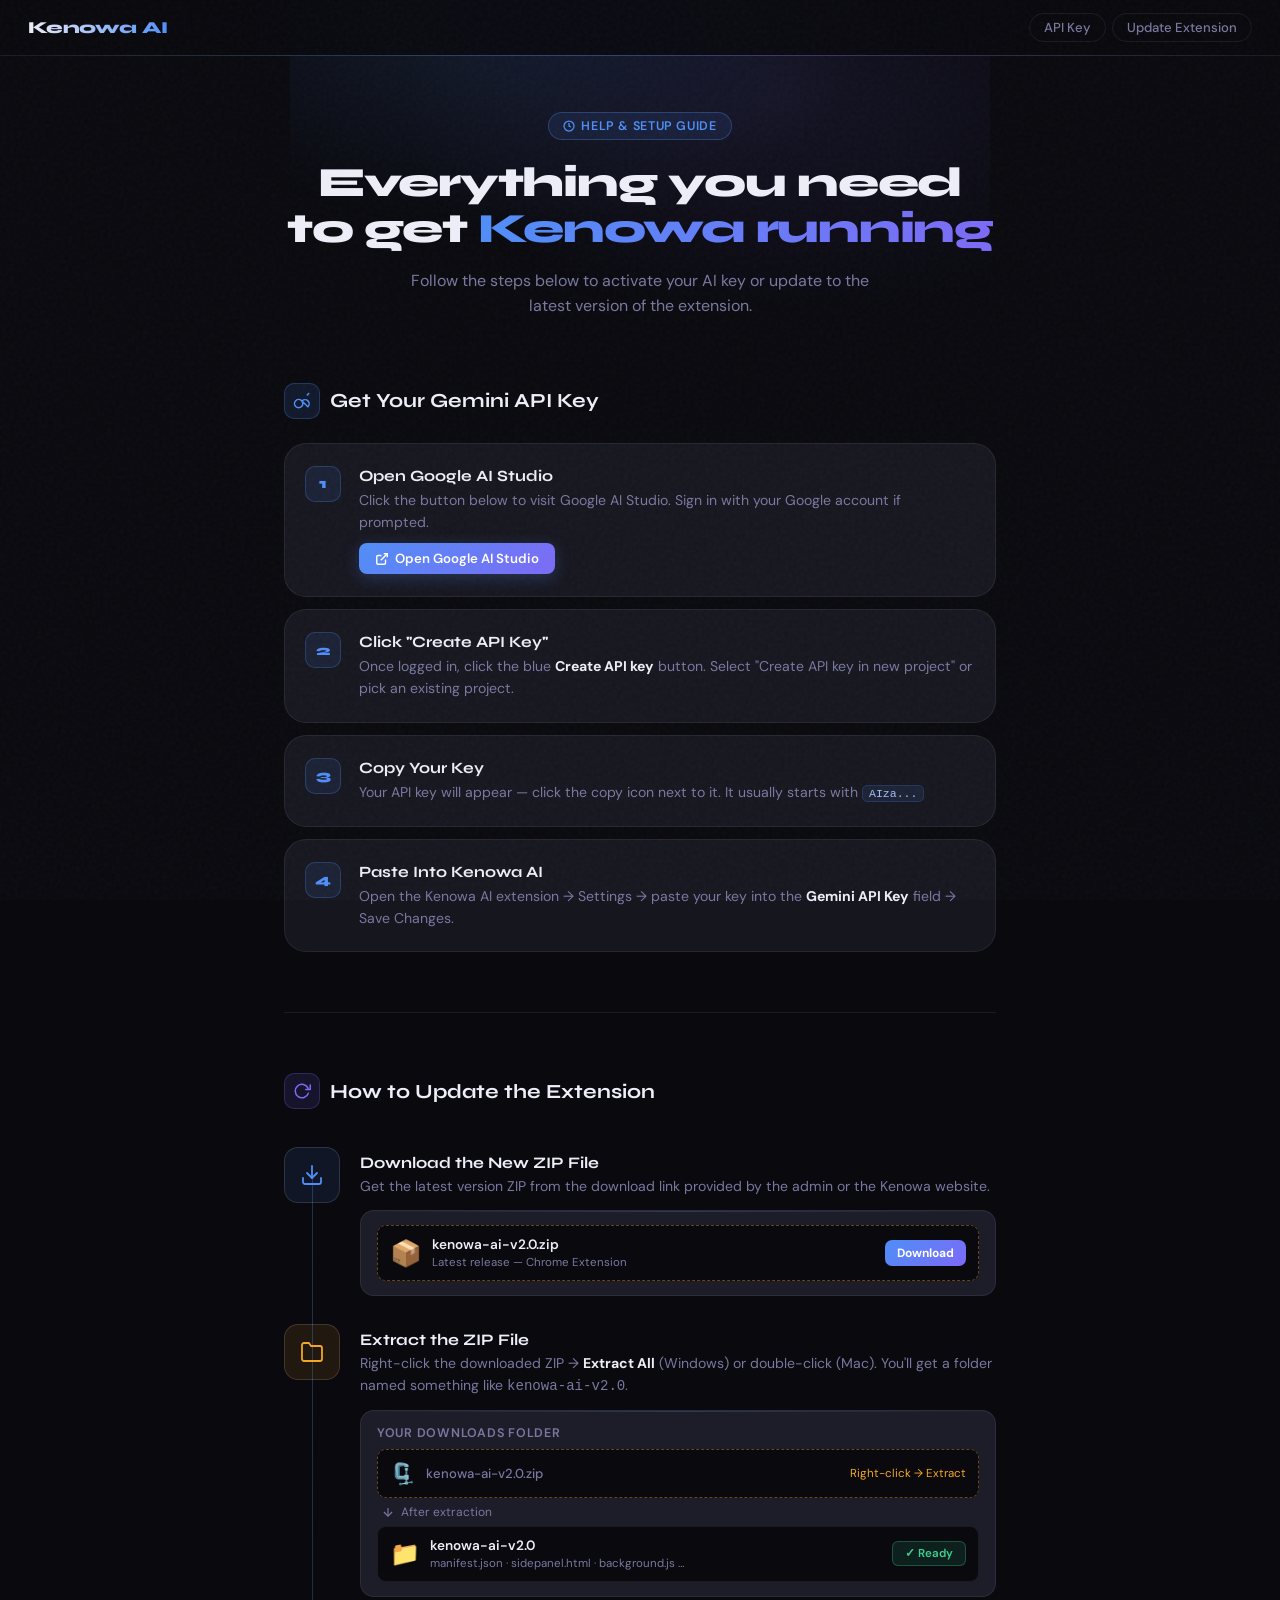
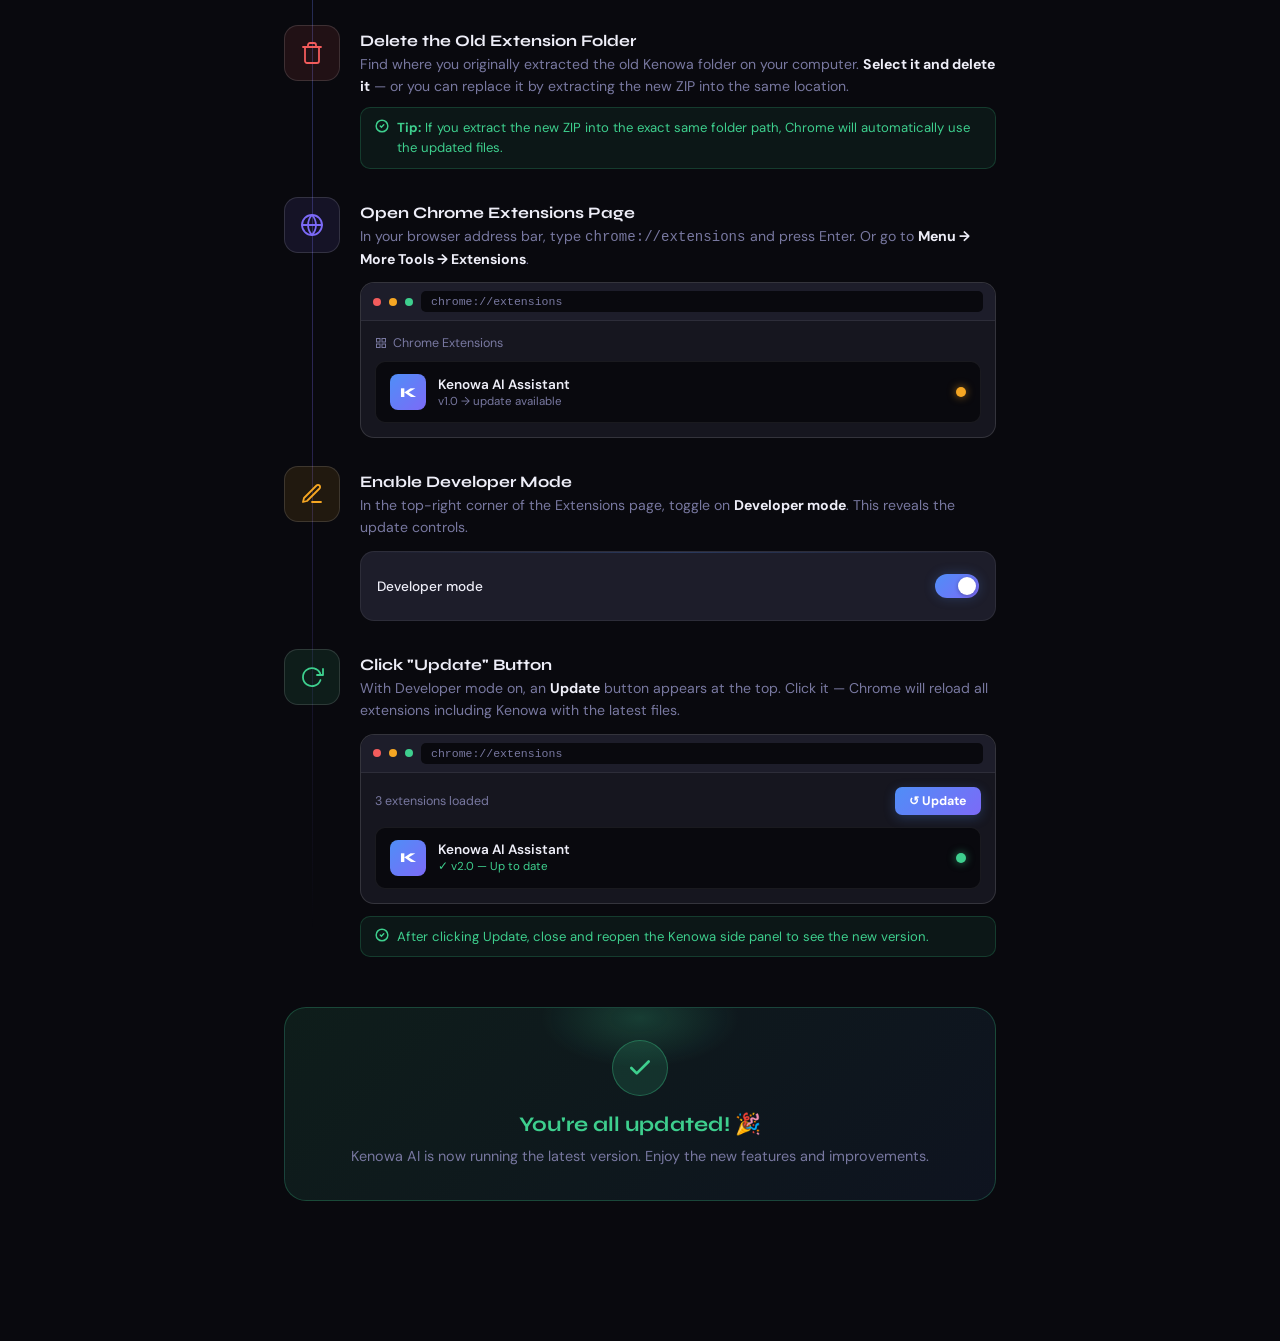
<file: help.html>
<!DOCTYPE html>
<html lang="en">

<head>
    <meta charset="UTF-8">
    <meta name="viewport" content="width=device-width, initial-scale=1.0">
    <title>Kenowa AI — Help & Setup</title>
    <link rel="preconnect" href="https://fonts.googleapis.com">
    <link rel="preconnect" href="https://fonts.gstatic.com" crossorigin>
    <link
        href="https://fonts.googleapis.com/css2?family=Syne:wght@400;600;700;800&family=DM+Sans:opsz,wght@9..40,300;9..40,400;9..40,500;9..40,600&display=swap"
        rel="stylesheet">
    <style>
        :root {
            --bg: #09090e;
            --surface: #111118;
            --card: #16161f;
            --elevated: #1d1d2a;
            --border: rgba(255, 255, 255, 0.07);
            --border-hi: rgba(255, 255, 255, 0.13);
            --accent: #4f8ef7;
            --accent2: #7c6af7;
            --accent-g: rgba(79, 142, 247, 0.25);
            --accent-s: rgba(79, 142, 247, 0.1);
            --text: #eeeef8;
            --sub: #7878a0;
            --muted: #44445a;
            --success: #3ecf8e;
            --warn: #f5a623;
            --danger: #f25c5c;
            --r: 14px;
            --r-lg: 22px;
        }

        *,
        *::before,
        *::after {
            box-sizing: border-box;
            margin: 0;
            padding: 0;
        }

        html {
            scroll-behavior: smooth;
        }

        body {
            font-family: 'DM Sans', sans-serif;
            background: var(--bg);
            color: var(--text);
            min-height: 100vh;
            -webkit-font-smoothing: antialiased;
            overflow-x: hidden;
        }

        /* ── Grain overlay ── */
        body::before {
            content: '';
            position: fixed;
            inset: 0;
            background-image: url("data:image/svg+xml,%3Csvg viewBox='0 0 256 256' xmlns='http://www.w3.org/2000/svg'%3E%3Cfilter id='n'%3E%3CfeTurbulence type='fractalNoise' baseFrequency='0.9' numOctaves='4' stitchTiles='stitch'/%3E%3C/filter%3E%3Crect width='100%25' height='100%25' filter='url(%23n)' opacity='0.035'/%3E%3C/svg%3E");
            pointer-events: none;
            z-index: 9999;
        }

        /* ── Hero mesh background ── */
        .hero-bg {
            position: fixed;
            top: -200px;
            left: 50%;
            transform: translateX(-50%);
            width: 700px;
            height: 500px;
            background: radial-gradient(ellipse at 30% 40%, rgba(79, 142, 247, 0.13) 0%, transparent 55%),
                radial-gradient(ellipse at 70% 60%, rgba(124, 106, 247, 0.09) 0%, transparent 55%);
            pointer-events: none;
            z-index: 0;
        }

        /* ── Nav bar ── */
        nav {
            position: sticky;
            top: 0;
            z-index: 100;
            display: flex;
            align-items: center;
            justify-content: space-between;
            padding: 0 28px;
            height: 56px;
            background: rgba(9, 9, 14, 0.85);
            backdrop-filter: blur(20px);
            border-bottom: 1px solid var(--border);
        }

        nav::after {
            content: '';
            position: absolute;
            bottom: -1px;
            left: 0;
            width: 100%;
            height: 1px;
            background: linear-gradient(90deg, transparent, var(--accent) 40%, var(--accent2) 60%, transparent);
            opacity: 0.35;
        }

        .nav-brand {
            font-family: 'Syne', sans-serif;
            font-weight: 800;
            font-size: 1.05rem;
            letter-spacing: -0.01em;
            background: linear-gradient(90deg, var(--text), var(--accent));
            -webkit-background-clip: text;
            -webkit-text-fill-color: transparent;
            background-clip: text;
        }

        .nav-pills {
            display: flex;
            gap: 6px;
        }

        .nav-pill {
            padding: 5px 14px;
            border-radius: 40px;
            background: transparent;
            border: 1px solid var(--border);
            color: var(--sub);
            font-family: 'DM Sans', sans-serif;
            font-size: 0.82rem;
            font-weight: 500;
            cursor: pointer;
            text-decoration: none;
            transition: all 0.2s;
        }

        .nav-pill:hover,
        .nav-pill.active {
            background: var(--accent-s);
            border-color: rgba(79, 142, 247, 0.35);
            color: var(--accent);
        }

        /* ── Main layout ── */
        main {
            position: relative;
            z-index: 1;
            max-width: 760px;
            margin: 0 auto;
            padding: 56px 24px 80px;
        }

        /* ── Page header ── */
        .page-header {
            text-align: center;
            margin-bottom: 64px;
            animation: fadeUp 0.7s 0.05s both;
        }

        .badge-pill {
            display: inline-flex;
            align-items: center;
            gap: 6px;
            background: var(--accent-s);
            border: 1px solid rgba(79, 142, 247, 0.3);
            color: var(--accent);
            padding: 5px 14px;
            border-radius: 40px;
            font-size: 0.78rem;
            font-weight: 600;
            letter-spacing: 0.05em;
            text-transform: uppercase;
            margin-bottom: 20px;
        }

        .badge-pill svg {
            animation: spin 8s linear infinite;
        }

        @keyframes spin {
            to {
                transform: rotate(360deg);
            }
        }

        h1 {
            font-family: 'Syne', sans-serif;
            font-size: 2.6rem;
            font-weight: 800;
            line-height: 1.1;
            letter-spacing: -0.03em;
            margin-bottom: 16px;
        }

        h1 .grad {
            background: linear-gradient(90deg, var(--accent), var(--accent2));
            -webkit-background-clip: text;
            -webkit-text-fill-color: transparent;
            background-clip: text;
        }

        .page-sub {
            color: var(--sub);
            font-size: 1rem;
            line-height: 1.6;
            max-width: 480px;
            margin: 0 auto;
        }

        /* ── Section labels ── */
        .section-label {
            display: flex;
            align-items: center;
            gap: 10px;
            font-family: 'Syne', sans-serif;
            font-size: 1.25rem;
            font-weight: 700;
            margin-bottom: 24px;
            color: var(--text);
            animation: fadeUp 0.5s both;
        }

        .section-label .icon-chip {
            width: 36px;
            height: 36px;
            border-radius: 10px;
            display: flex;
            align-items: center;
            justify-content: center;
            flex-shrink: 0;
        }

        .section-label .num {
            width: 28px;
            height: 28px;
            border-radius: 8px;
            background: var(--accent-s);
            border: 1px solid rgba(79, 142, 247, 0.3);
            color: var(--accent);
            font-size: 0.78rem;
            font-weight: 800;
            display: flex;
            align-items: center;
            justify-content: center;
        }

        section {
            margin-bottom: 60px;
        }

        /* ══════════════════════════════════════════
       API KEY STEPS
    ══════════════════════════════════════════ */
        .step-grid {
            display: flex;
            flex-direction: column;
            gap: 12px;
        }

        .step-card {
            background: var(--card);
            border: 1px solid var(--border);
            border-radius: var(--r-lg);
            padding: 22px 22px 22px 20px;
            display: flex;
            gap: 18px;
            align-items: flex-start;
            position: relative;
            overflow: hidden;
            transition: border-color 0.25s, transform 0.25s, box-shadow 0.25s;
            animation: fadeUp 0.5s both;
        }

        .step-card:hover {
            border-color: var(--border-hi);
            transform: translateY(-2px);
            box-shadow: 0 12px 40px rgba(0, 0, 0, 0.45);
        }

        .step-card::before {
            content: '';
            position: absolute;
            top: 0;
            left: 0;
            right: 0;
            height: 1px;
            background: linear-gradient(90deg, transparent, rgba(79, 142, 247, 0.3), transparent);
            opacity: 0;
            transition: opacity 0.3s;
        }

        .step-card:hover::before {
            opacity: 1;
        }

        /* accent left bar */
        .step-card::after {
            content: '';
            position: absolute;
            left: 0;
            top: 20%;
            bottom: 20%;
            width: 2px;
            border-radius: 2px;
            background: linear-gradient(180deg, var(--accent), var(--accent2));
            opacity: 0;
            transition: opacity 0.3s;
        }

        .step-card:hover::after {
            opacity: 1;
        }

        .step-num {
            width: 36px;
            height: 36px;
            border-radius: 10px;
            background: var(--accent-s);
            border: 1px solid rgba(79, 142, 247, 0.25);
            color: var(--accent);
            font-family: 'Syne', sans-serif;
            font-size: 0.9rem;
            font-weight: 800;
            display: flex;
            align-items: center;
            justify-content: center;
            flex-shrink: 0;
            transition: all 0.25s;
        }

        .step-card:hover .step-num {
            background: var(--accent);
            color: #fff;
            box-shadow: 0 0 18px var(--accent-g);
        }

        .step-body {
            flex: 1;
        }

        .step-title {
            font-family: 'Syne', sans-serif;
            font-size: 0.98rem;
            font-weight: 700;
            margin-bottom: 5px;
            color: var(--text);
        }

        .step-desc {
            font-size: 0.88rem;
            color: var(--sub);
            line-height: 1.55;
        }

        .step-desc code {
            background: rgba(79, 142, 247, 0.1);
            border: 1px solid rgba(79, 142, 247, 0.18);
            padding: 1px 6px;
            border-radius: 5px;
            font-family: 'Menlo', monospace;
            font-size: 0.82em;
            color: #a5bef7;
        }

        .step-link {
            display: inline-flex;
            align-items: center;
            gap: 6px;
            margin-top: 10px;
            padding: 7px 16px;
            background: linear-gradient(135deg, var(--accent), var(--accent2));
            color: #fff;
            border-radius: 8px;
            font-size: 0.83rem;
            font-weight: 600;
            text-decoration: none;
            transition: all 0.2s;
            box-shadow: 0 4px 16px var(--accent-g);
        }

        .step-link:hover {
            transform: translateY(-1px);
            box-shadow: 0 6px 24px var(--accent-g);
        }

        /* Stagger delays */
        .step-card:nth-child(1) {
            animation-delay: 0.05s;
        }

        .step-card:nth-child(2) {
            animation-delay: 0.12s;
        }

        .step-card:nth-child(3) {
            animation-delay: 0.19s;
        }

        .step-card:nth-child(4) {
            animation-delay: 0.26s;
        }

        /* ══════════════════════════════════════════
       UPDATE EXTENSION — VISUAL TIMELINE
    ══════════════════════════════════════════ */
        .update-timeline {
            position: relative;
            display: flex;
            flex-direction: column;
            gap: 0;
        }

        /* vertical connector line */
        .update-timeline::before {
            content: '';
            position: absolute;
            left: 28px;
            top: 40px;
            bottom: 40px;
            width: 1px;
            background: linear-gradient(180deg, var(--accent) 0%, var(--accent2) 60%, transparent 100%);
            opacity: 0.3;
            z-index: 0;
        }

        .update-step {
            display: flex;
            gap: 20px;
            align-items: flex-start;
            padding: 14px 0;
            position: relative;
            z-index: 1;
            animation: fadeUp 0.5s both;
        }

        .update-step:nth-child(1) {
            animation-delay: 0.06s;
        }

        .update-step:nth-child(2) {
            animation-delay: 0.13s;
        }

        .update-step:nth-child(3) {
            animation-delay: 0.20s;
        }

        .update-step:nth-child(4) {
            animation-delay: 0.27s;
        }

        .update-step:nth-child(5) {
            animation-delay: 0.34s;
        }

        .update-step:nth-child(6) {
            animation-delay: 0.41s;
        }

        .u-icon {
            width: 56px;
            height: 56px;
            border-radius: var(--r);
            border: 1px solid var(--border-hi);
            display: flex;
            align-items: center;
            justify-content: center;
            flex-shrink: 0;
            position: relative;
            transition: all 0.3s;
        }

        .u-icon svg {
            transition: transform 0.3s;
        }

        .update-step:hover .u-icon {
            border-color: rgba(79, 142, 247, 0.5);
            box-shadow: 0 0 20px var(--accent-g);
        }

        .update-step:hover .u-icon svg {
            transform: scale(1.12);
        }

        /* Color variants */
        .u-blue {
            background: rgba(79, 142, 247, 0.1);
        }

        .u-blue svg {
            color: var(--accent);
        }

        .u-purple {
            background: rgba(124, 106, 247, 0.1);
        }

        .u-purple svg {
            color: var(--accent2);
        }

        .u-green {
            background: rgba(62, 207, 142, 0.1);
        }

        .u-green svg {
            color: var(--success);
        }

        .u-orange {
            background: rgba(245, 166, 35, 0.1);
        }

        .u-orange svg {
            color: var(--warn);
        }

        .u-red {
            background: rgba(242, 92, 92, 0.1);
        }

        .u-red svg {
            color: var(--danger);
        }

        .u-body {
            flex: 1;
            padding-top: 6px;
        }

        .u-title {
            font-family: 'Syne', sans-serif;
            font-size: 1rem;
            font-weight: 700;
            margin-bottom: 4px;
            color: var(--text);
        }

        .u-desc {
            font-size: 0.88rem;
            color: var(--sub);
            line-height: 1.55;
        }

        /* Visual illustration cards inside update steps */
        .visual-card {
            margin-top: 12px;
            background: var(--elevated);
            border: 1px solid var(--border);
            border-radius: var(--r);
            padding: 14px 16px;
            position: relative;
            overflow: hidden;
        }

        .visual-card::before {
            content: '';
            position: absolute;
            top: 0;
            left: 0;
            right: 0;
            height: 1px;
            background: linear-gradient(90deg, transparent, var(--accent-g), transparent);
        }

        /* fake browser bar */
        .fake-browser {
            background: var(--card);
            border: 1px solid var(--border-hi);
            border-radius: var(--r);
            overflow: hidden;
            margin-top: 12px;
        }

        .fake-browser-bar {
            background: var(--elevated);
            padding: 8px 12px;
            display: flex;
            align-items: center;
            gap: 8px;
            border-bottom: 1px solid var(--border);
        }

        .dot-r {
            width: 8px;
            height: 8px;
            border-radius: 50%;
            background: var(--danger);
        }

        .dot-y {
            width: 8px;
            height: 8px;
            border-radius: 50%;
            background: var(--warn);
        }

        .dot-g {
            width: 8px;
            height: 8px;
            border-radius: 50%;
            background: var(--success);
        }

        .fake-url {
            flex: 1;
            background: var(--bg);
            border-radius: 5px;
            padding: 4px 10px;
            font-size: 0.72rem;
            font-family: 'Menlo', monospace;
            color: var(--sub);
        }

        .fake-browser-body {
            padding: 14px;
        }

        /* extension card in browser */
        .ext-card {
            background: var(--bg);
            border: 1px solid var(--border);
            border-radius: 10px;
            padding: 12px 14px;
            display: flex;
            align-items: center;
            gap: 12px;
        }

        .ext-icon {
            width: 36px;
            height: 36px;
            border-radius: 8px;
            background: linear-gradient(135deg, var(--accent), var(--accent2));
            display: flex;
            align-items: center;
            justify-content: center;
            color: white;
            font-family: 'Syne', sans-serif;
            font-weight: 800;
            font-size: 0.85rem;
            flex-shrink: 0;
        }

        .ext-info {
            flex: 1;
        }

        .ext-name {
            font-size: 0.85rem;
            font-weight: 600;
            color: var(--text);
        }

        .ext-version {
            font-size: 0.72rem;
            color: var(--sub);
            margin-top: 1px;
        }

        .update-btn-fake {
            padding: 6px 14px;
            background: linear-gradient(135deg, var(--accent), var(--accent2));
            border: none;
            border-radius: 7px;
            color: white;
            font-size: 0.78rem;
            font-weight: 700;
            cursor: default;
            box-shadow: 0 3px 12px var(--accent-g);
            animation: updateGlow 2s ease-in-out infinite;
        }

        @keyframes updateGlow {

            0%,
            100% {
                box-shadow: 0 3px 12px var(--accent-g);
            }

            50% {
                box-shadow: 0 3px 22px rgba(79, 142, 247, 0.55);
            }
        }

        /* folder illustration */
        .folder-row {
            display: flex;
            align-items: center;
            gap: 10px;
            padding: 10px 12px;
            background: var(--bg);
            border-radius: 9px;
            border: 1px solid var(--border);
        }

        .folder-icon {
            font-size: 1.5rem;
        }

        .folder-info {
            flex: 1;
        }

        .folder-name {
            font-size: 0.85rem;
            font-weight: 600;
            color: var(--text);
        }

        .folder-meta {
            font-size: 0.72rem;
            color: var(--sub);
            margin-top: 2px;
        }

        .folder-action {
            padding: 4px 12px;
            background: rgba(62, 207, 142, 0.12);
            border: 1px solid rgba(62, 207, 142, 0.3);
            border-radius: 6px;
            color: var(--success);
            font-size: 0.72rem;
            font-weight: 600;
        }

        /* zip file illustration */
        .zip-row {
            display: flex;
            align-items: center;
            gap: 10px;
            padding: 10px 12px;
            background: var(--bg);
            border-radius: 9px;
            border: 1px dashed rgba(245, 166, 35, 0.4);
        }

        /* tip box */
        .tip-box {
            margin-top: 10px;
            padding: 10px 14px;
            background: rgba(62, 207, 142, 0.07);
            border: 1px solid rgba(62, 207, 142, 0.2);
            border-radius: 10px;
            font-size: 0.82rem;
            color: var(--success);
            display: flex;
            align-items: flex-start;
            gap: 8px;
            line-height: 1.5;
        }

        .tip-box svg {
            flex-shrink: 0;
            margin-top: 1px;
        }

        /* ── Done card ── */
        .done-card {
            background: linear-gradient(135deg, rgba(62, 207, 142, 0.1), rgba(79, 142, 247, 0.08));
            border: 1px solid rgba(62, 207, 142, 0.25);
            border-radius: var(--r-lg);
            padding: 32px 28px;
            text-align: center;
            position: relative;
            overflow: hidden;
            animation: fadeUp 0.6s 0.5s both;
        }

        .done-card::before {
            content: '';
            position: absolute;
            top: -40px;
            left: 50%;
            transform: translateX(-50%);
            width: 200px;
            height: 100px;
            background: radial-gradient(ellipse, rgba(62, 207, 142, 0.2), transparent 70%);
        }

        .done-icon {
            width: 56px;
            height: 56px;
            border-radius: 50%;
            background: rgba(62, 207, 142, 0.15);
            border: 1px solid rgba(62, 207, 142, 0.35);
            display: flex;
            align-items: center;
            justify-content: center;
            margin: 0 auto 16px;
            animation: checkBounce 0.6s 0.8s var(--spring, cubic-bezier(0.34, 1.56, 0.64, 1)) both;
        }

        @keyframes checkBounce {
            from {
                transform: scale(0);
                opacity: 0;
            }

            to {
                transform: scale(1);
                opacity: 1;
            }
        }

        .done-card h3 {
            font-family: 'Syne', sans-serif;
            font-size: 1.3rem;
            font-weight: 700;
            margin-bottom: 8px;
        }

        .done-card p {
            color: var(--sub);
            font-size: 0.9rem;
            line-height: 1.55;
        }

        /* ── Divider ── */
        .divider {
            border: none;
            border-top: 1px solid var(--border);
            margin: 60px 0;
        }

        /* ── Animations ── */
        @keyframes fadeUp {
            from {
                opacity: 0;
                transform: translateY(18px);
            }

            to {
                opacity: 1;
                transform: translateY(0);
            }
        }

        /* ── Scrollbar ── */
        ::-webkit-scrollbar {
            width: 5px;
        }

        ::-webkit-scrollbar-thumb {
            background: var(--elevated);
            border-radius: 3px;
        }

        ::-webkit-scrollbar-track {
            background: transparent;
        }

        /* ── Responsive ── */
        @media (max-width: 520px) {
            h1 {
                font-size: 1.9rem;
            }

            .update-timeline::before {
                left: 24px;
            }

            .u-icon {
                width: 48px;
                height: 48px;
            }
        }
    </style>
</head>

<body>

    <div class="hero-bg"></div>

    <!-- Nav -->
    <nav>
        <span class="nav-brand">Kenowa AI</span>
        <div class="nav-pills">
            <a href="#api-key" class="nav-pill">API Key</a>
            <a href="#update" class="nav-pill">Update Extension</a>
        </div>
    </nav>

    <main>

        <!-- Page Header -->
        <div class="page-header">
            <div class="badge-pill">
                <svg width="12" height="12" viewBox="0 0 24 24" fill="none" stroke="currentColor" stroke-width="2.5">
                    <circle cx="12" cy="12" r="10" />
                    <path d="M12 6v6l4 2" />
                </svg>
                Help &amp; Setup Guide
            </div>
            <h1>Everything you need<br>to get <span class="grad">Kenowa running</span></h1>
            <p class="page-sub">Follow the steps below to activate your AI key or update to the latest version of the
                extension.</p>
        </div>

        <!-- ── SECTION 1: API KEY ── -->
        <section id="api-key">
            <div class="section-label" style="animation-delay:0.1s">
                <div class="icon-chip u-blue"
                    style="background:rgba(79,142,247,0.12);border:1px solid rgba(79,142,247,0.25);border-radius:10px;width:36px;height:36px;display:flex;align-items:center;justify-content:center;">
                    <svg width="18" height="18" viewBox="0 0 24 24" fill="none" stroke="#4f8ef7" stroke-width="2"
                        stroke-linecap="round" stroke-linejoin="round">
                        <path
                            d="M21 2l-2 2m-7.61 7.61a5.5 5.5 0 1 1-7.778 7.778 5.5 5.5 0 0 1 7.778-7.778zM12 12l.13-.13a5.5 5.5 0 1 1 7.78 7.78l-.13.13L12 12z" />
                    </svg>
                </div>
                Get Your Gemini API Key
            </div>

            <div class="step-grid">

                <div class="step-card">
                    <div class="step-num">1</div>
                    <div class="step-body">
                        <div class="step-title">Open Google AI Studio</div>
                        <div class="step-desc">Click the button below to visit Google AI Studio. Sign in with your
                            Google account if prompted.</div>
                        <a href="https://aistudio.google.com/app/apikey" target="_blank" class="step-link">
                            <svg width="14" height="14" viewBox="0 0 24 24" fill="none" stroke="currentColor"
                                stroke-width="2.5">
                                <path d="M18 13v6a2 2 0 0 1-2 2H5a2 2 0 0 1-2-2V8a2 2 0 0 1 2-2h6" />
                                <polyline points="15 3 21 3 21 9" />
                                <line x1="10" y1="14" x2="21" y2="3" />
                            </svg>
                            Open Google AI Studio
                        </a>
                    </div>
                </div>

                <div class="step-card">
                    <div class="step-num">2</div>
                    <div class="step-body">
                        <div class="step-title">Click "Create API Key"</div>
                        <div class="step-desc">Once logged in, click the blue <strong style="color:var(--text)">Create
                                API key</strong> button. Select "Create API key in new project" or pick an existing
                            project.</div>
                    </div>
                </div>

                <div class="step-card">
                    <div class="step-num">3</div>
                    <div class="step-body">
                        <div class="step-title">Copy Your Key</div>
                        <div class="step-desc">Your API key will appear — click the copy icon next to it. It usually
                            starts with <code>AIza...</code></div>
                    </div>
                </div>

                <div class="step-card">
                    <div class="step-num">4</div>
                    <div class="step-body">
                        <div class="step-title">Paste Into Kenowa AI</div>
                        <div class="step-desc">Open the Kenowa AI extension → Settings → paste your key into the <strong
                                style="color:var(--text)">Gemini API Key</strong> field → Save Changes.</div>
                    </div>
                </div>

            </div>
        </section>

        <hr class="divider">

        <!-- ── SECTION 2: UPDATE EXTENSION ── -->
        <section id="update">
            <div class="section-label" style="animation-delay:0.1s">
                <div
                    style="background:rgba(124,106,247,0.12);border:1px solid rgba(124,106,247,0.25);border-radius:10px;width:36px;height:36px;display:flex;align-items:center;justify-content:center;flex-shrink:0;">
                    <svg width="18" height="18" viewBox="0 0 24 24" fill="none" stroke="#7c6af7" stroke-width="2"
                        stroke-linecap="round" stroke-linejoin="round">
                        <polyline points="23 4 23 10 17 10" />
                        <path d="M20.49 15a9 9 0 1 1-.27-6.53" />
                    </svg>
                </div>
                How to Update the Extension
            </div>

            <div class="update-timeline">

                <!-- Step 1 -->
                <div class="update-step">
                    <div class="u-icon u-blue">
                        <svg width="24" height="24" viewBox="0 0 24 24" fill="none" stroke="currentColor"
                            stroke-width="1.8" stroke-linecap="round" stroke-linejoin="round">
                            <path d="M21 15v4a2 2 0 0 1-2 2H5a2 2 0 0 1-2-2v-4" />
                            <polyline points="7 10 12 15 17 10" />
                            <line x1="12" y1="15" x2="12" y2="3" />
                        </svg>
                    </div>
                    <div class="u-body">
                        <div class="u-title">Download the New ZIP File</div>
                        <div class="u-desc">Get the latest version ZIP from the download link provided by the admin or
                            the Kenowa website.</div>
                        <div class="visual-card">
                            <div class="zip-row">
                                <span style="font-size:1.6rem">📦</span>
                                <div style="flex:1">
                                    <div style="font-size:0.85rem;font-weight:600;color:var(--text)">kenowa-ai-v2.0.zip
                                    </div>
                                    <div style="font-size:0.72rem;color:var(--sub);margin-top:2px">Latest release —
                                        Chrome Extension</div>
                                </div>
                                <div
                                    style="padding:5px 12px;background:linear-gradient(135deg,var(--accent),var(--accent2));border-radius:7px;color:white;font-size:0.75rem;font-weight:700;">
                                    Download
                                </div>
                            </div>
                        </div>
                    </div>
                </div>

                <!-- Step 2 -->
                <div class="update-step">
                    <div class="u-icon u-orange">
                        <svg width="24" height="24" viewBox="0 0 24 24" fill="none" stroke="currentColor"
                            stroke-width="1.8" stroke-linecap="round" stroke-linejoin="round">
                            <path d="M22 19a2 2 0 0 1-2 2H4a2 2 0 0 1-2-2V5a2 2 0 0 1 2-2h5l2 3h9a2 2 0 0 1 2 2z" />
                        </svg>
                    </div>
                    <div class="u-body">
                        <div class="u-title">Extract the ZIP File</div>
                        <div class="u-desc">Right-click the downloaded ZIP → <strong style="color:var(--text)">Extract
                                All</strong> (Windows) or double-click (Mac). You'll get a folder named something like
                            <code>kenowa-ai-v2.0</code>.</div>
                        <div class="visual-card">
                            <div
                                style="font-size:0.78rem;color:var(--sub);margin-bottom:8px;font-weight:600;text-transform:uppercase;letter-spacing:0.06em;">
                                Your Downloads folder</div>
                            <div style="display:flex;flex-direction:column;gap:6px;">
                                <div class="zip-row">
                                    <span style="font-size:1.3rem">🗜️</span>
                                    <div style="flex:1">
                                        <div style="font-size:0.82rem;font-weight:500;color:var(--sub);">
                                            kenowa-ai-v2.0.zip</div>
                                    </div>
                                    <span style="font-size:0.72rem;color:var(--warn);">Right-click → Extract</span>
                                </div>
                                <div style="display:flex;align-items:center;gap:6px;padding:0 4px;color:var(--sub);">
                                    <svg width="14" height="14" viewBox="0 0 24 24" fill="none" stroke="currentColor"
                                        stroke-width="2">
                                        <line x1="12" y1="5" x2="12" y2="19" />
                                        <polyline points="19 12 12 19 5 12" />
                                    </svg>
                                    <span style="font-size:0.75rem">After extraction</span>
                                </div>
                                <div class="folder-row">
                                    <span class="folder-icon">📁</span>
                                    <div class="folder-info">
                                        <div class="folder-name">kenowa-ai-v2.0</div>
                                        <div class="folder-meta">manifest.json · sidepanel.html · background.js …</div>
                                    </div>
                                    <div class="folder-action">✓ Ready</div>
                                </div>
                            </div>
                        </div>
                    </div>
                </div>

                <!-- Step 3 -->
                <div class="update-step">
                    <div class="u-icon u-red">
                        <svg width="24" height="24" viewBox="0 0 24 24" fill="none" stroke="currentColor"
                            stroke-width="1.8" stroke-linecap="round" stroke-linejoin="round">
                            <polyline points="3 6 5 6 21 6" />
                            <path d="M19 6v14a2 2 0 0 1-2 2H7a2 2 0 0 1-2-2V6m3 0V4a2 2 0 0 1 2-2h4a2 2 0 0 1 2 2v2" />
                        </svg>
                    </div>
                    <div class="u-body">
                        <div class="u-title">Delete the Old Extension Folder</div>
                        <div class="u-desc">Find where you originally extracted the old Kenowa folder on your computer.
                            <strong style="color:var(--text)">Select it and delete it</strong> — or you can replace it
                            by extracting the new ZIP into the same location.</div>
                        <div class="tip-box">
                            <svg width="14" height="14" viewBox="0 0 24 24" fill="none" stroke="currentColor"
                                stroke-width="2.5" stroke-linecap="round">
                                <path d="M9 12l2 2 4-4" />
                                <circle cx="12" cy="12" r="10" />
                            </svg>
                            <span><strong>Tip:</strong> If you extract the new ZIP into the exact same folder path,
                                Chrome will automatically use the updated files.</span>
                        </div>
                    </div>
                </div>

                <!-- Step 4 -->
                <div class="update-step">
                    <div class="u-icon u-purple">
                        <svg width="24" height="24" viewBox="0 0 24 24" fill="none" stroke="currentColor"
                            stroke-width="1.8" stroke-linecap="round" stroke-linejoin="round">
                            <circle cx="12" cy="12" r="10" />
                            <line x1="2" y1="12" x2="22" y2="12" />
                            <path
                                d="M12 2a15.3 15.3 0 0 1 4 10 15.3 15.3 0 0 1-4 10 15.3 15.3 0 0 1-4-10 15.3 15.3 0 0 1 4-10z" />
                        </svg>
                    </div>
                    <div class="u-body">
                        <div class="u-title">Open Chrome Extensions Page</div>
                        <div class="u-desc">In your browser address bar, type <code>chrome://extensions</code> and press
                            Enter. Or go to <strong style="color:var(--text)">Menu → More Tools → Extensions</strong>.
                        </div>
                        <div class="fake-browser">
                            <div class="fake-browser-bar">
                                <div class="dot-r"></div>
                                <div class="dot-y"></div>
                                <div class="dot-g"></div>
                                <div class="fake-url">chrome://extensions</div>
                            </div>
                            <div class="fake-browser-body">
                                <div
                                    style="font-size:0.78rem;color:var(--sub);margin-bottom:10px;display:flex;align-items:center;gap:6px;">
                                    <svg width="12" height="12" viewBox="0 0 24 24" fill="none" stroke="currentColor"
                                        stroke-width="2">
                                        <rect x="3" y="3" width="7" height="7" />
                                        <rect x="14" y="3" width="7" height="7" />
                                        <rect x="3" y="14" width="7" height="7" />
                                        <rect x="14" y="14" width="7" height="7" />
                                    </svg>
                                    Chrome Extensions
                                </div>
                                <div class="ext-card">
                                    <div class="ext-icon">K</div>
                                    <div class="ext-info">
                                        <div class="ext-name">Kenowa AI Assistant</div>
                                        <div class="ext-version">v1.0 → update available</div>
                                    </div>
                                    <div style="display:flex;flex-direction:column;gap:5px;align-items:flex-end;">
                                        <div
                                            style="width:10px;height:10px;border-radius:50%;background:var(--warn);box-shadow:0 0 8px rgba(245,166,35,0.6);">
                                        </div>
                                    </div>
                                </div>
                            </div>
                        </div>
                    </div>
                </div>

                <!-- Step 5 -->
                <div class="update-step">
                    <div class="u-icon u-orange">
                        <svg width="24" height="24" viewBox="0 0 24 24" fill="none" stroke="currentColor"
                            stroke-width="1.8" stroke-linecap="round" stroke-linejoin="round">
                            <path d="M12 20h9" />
                            <path d="M16.5 3.5a2.121 2.121 0 0 1 3 3L7 19l-4 1 1-4L16.5 3.5z" />
                        </svg>
                    </div>
                    <div class="u-body">
                        <div class="u-title">Enable Developer Mode</div>
                        <div class="u-desc">In the top-right corner of the Extensions page, toggle on <strong
                                style="color:var(--text)">Developer mode</strong>. This reveals the update controls.
                        </div>
                        <div class="visual-card">
                            <div style="display:flex;align-items:center;justify-content:space-between;padding:8px 0;">
                                <span style="font-size:0.85rem;color:var(--text);font-weight:500;">Developer mode</span>
                                <div
                                    style="position:relative;width:44px;height:24px;background:linear-gradient(135deg,var(--accent),var(--accent2));border-radius:12px;box-shadow:0 0 12px var(--accent-g);cursor:pointer;">
                                    <div
                                        style="position:absolute;right:3px;top:3px;width:18px;height:18px;background:white;border-radius:50%;box-shadow:0 1px 4px rgba(0,0,0,0.3);">
                                    </div>
                                </div>
                            </div>
                        </div>
                    </div>
                </div>

                <!-- Step 6 -->
                <div class="update-step">
                    <div class="u-icon u-green">
                        <svg width="24" height="24" viewBox="0 0 24 24" fill="none" stroke="currentColor"
                            stroke-width="1.8" stroke-linecap="round" stroke-linejoin="round">
                            <polyline points="23 4 23 10 17 10" />
                            <path d="M20.49 15a9 9 0 1 1-.27-6.53" />
                        </svg>
                    </div>
                    <div class="u-body">
                        <div class="u-title">Click "Update" Button</div>
                        <div class="u-desc">With Developer mode on, an <strong style="color:var(--text)">Update</strong>
                            button appears at the top. Click it — Chrome will reload all extensions including Kenowa
                            with the latest files.</div>
                        <div class="fake-browser">
                            <div class="fake-browser-bar">
                                <div class="dot-r"></div>
                                <div class="dot-y"></div>
                                <div class="dot-g"></div>
                                <div class="fake-url">chrome://extensions</div>
                            </div>
                            <div class="fake-browser-body">
                                <div
                                    style="display:flex;align-items:center;justify-content:space-between;margin-bottom:12px;">
                                    <span style="font-size:0.78rem;color:var(--sub);">3 extensions loaded</span>
                                    <div class="update-btn-fake">↺ Update</div>
                                </div>
                                <div class="ext-card">
                                    <div class="ext-icon">K</div>
                                    <div class="ext-info">
                                        <div class="ext-name">Kenowa AI Assistant</div>
                                        <div class="ext-version" style="color:var(--success);">✓ v2.0 — Up to date</div>
                                    </div>
                                    <div
                                        style="width:10px;height:10px;border-radius:50%;background:var(--success);box-shadow:0 0 8px rgba(62,207,142,0.6);">
                                    </div>
                                </div>
                            </div>
                        </div>
                        <div class="tip-box" style="margin-top:12px;">
                            <svg width="14" height="14" viewBox="0 0 24 24" fill="none" stroke="currentColor"
                                stroke-width="2.5" stroke-linecap="round">
                                <path d="M9 12l2 2 4-4" />
                                <circle cx="12" cy="12" r="10" />
                            </svg>
                            <span>After clicking Update, close and reopen the Kenowa side panel to see the new
                                version.</span>
                        </div>
                    </div>
                </div>

            </div><!-- end timeline -->

            <!-- Done card -->
            <div class="done-card" style="margin-top:36px;">
                <div class="done-icon">
                    <svg width="26" height="26" viewBox="0 0 24 24" fill="none" stroke="#3ecf8e" stroke-width="2.5"
                        stroke-linecap="round" stroke-linejoin="round">
                        <polyline points="20 6 9 17 4 12" />
                    </svg>
                </div>
                <h3 style="color:var(--success);">You're all updated! 🎉</h3>
                <p style="margin-top:8px;">Kenowa AI is now running the latest version. Enjoy the new features and
                    improvements.</p>
            </div>

        </section>

    </main>

    <script>
        // Intersection observer for scroll-triggered animations
        const observer = new IntersectionObserver((entries) => {
            entries.forEach(e => {
                if (e.isIntersecting) {
                    e.target.style.animationPlayState = 'running';
                    observer.unobserve(e.target);
                }
            });
        }, { threshold: 0.12 });

        document.querySelectorAll('.step-card, .update-step, .done-card').forEach(el => {
            el.style.animationPlayState = 'paused';
            observer.observe(el);
        });

        // Nav pill active state on scroll
        const sections = document.querySelectorAll('section[id]');
        const pills = document.querySelectorAll('.nav-pill');

        window.addEventListener('scroll', () => {
            let current = '';
            sections.forEach(s => {
                if (window.scrollY >= s.offsetTop - 100) current = s.id;
            });
            pills.forEach(p => {
                p.classList.toggle('active', p.getAttribute('href') === '#' + current);
            });
        });
    </script>

</body>

</html>
</file>
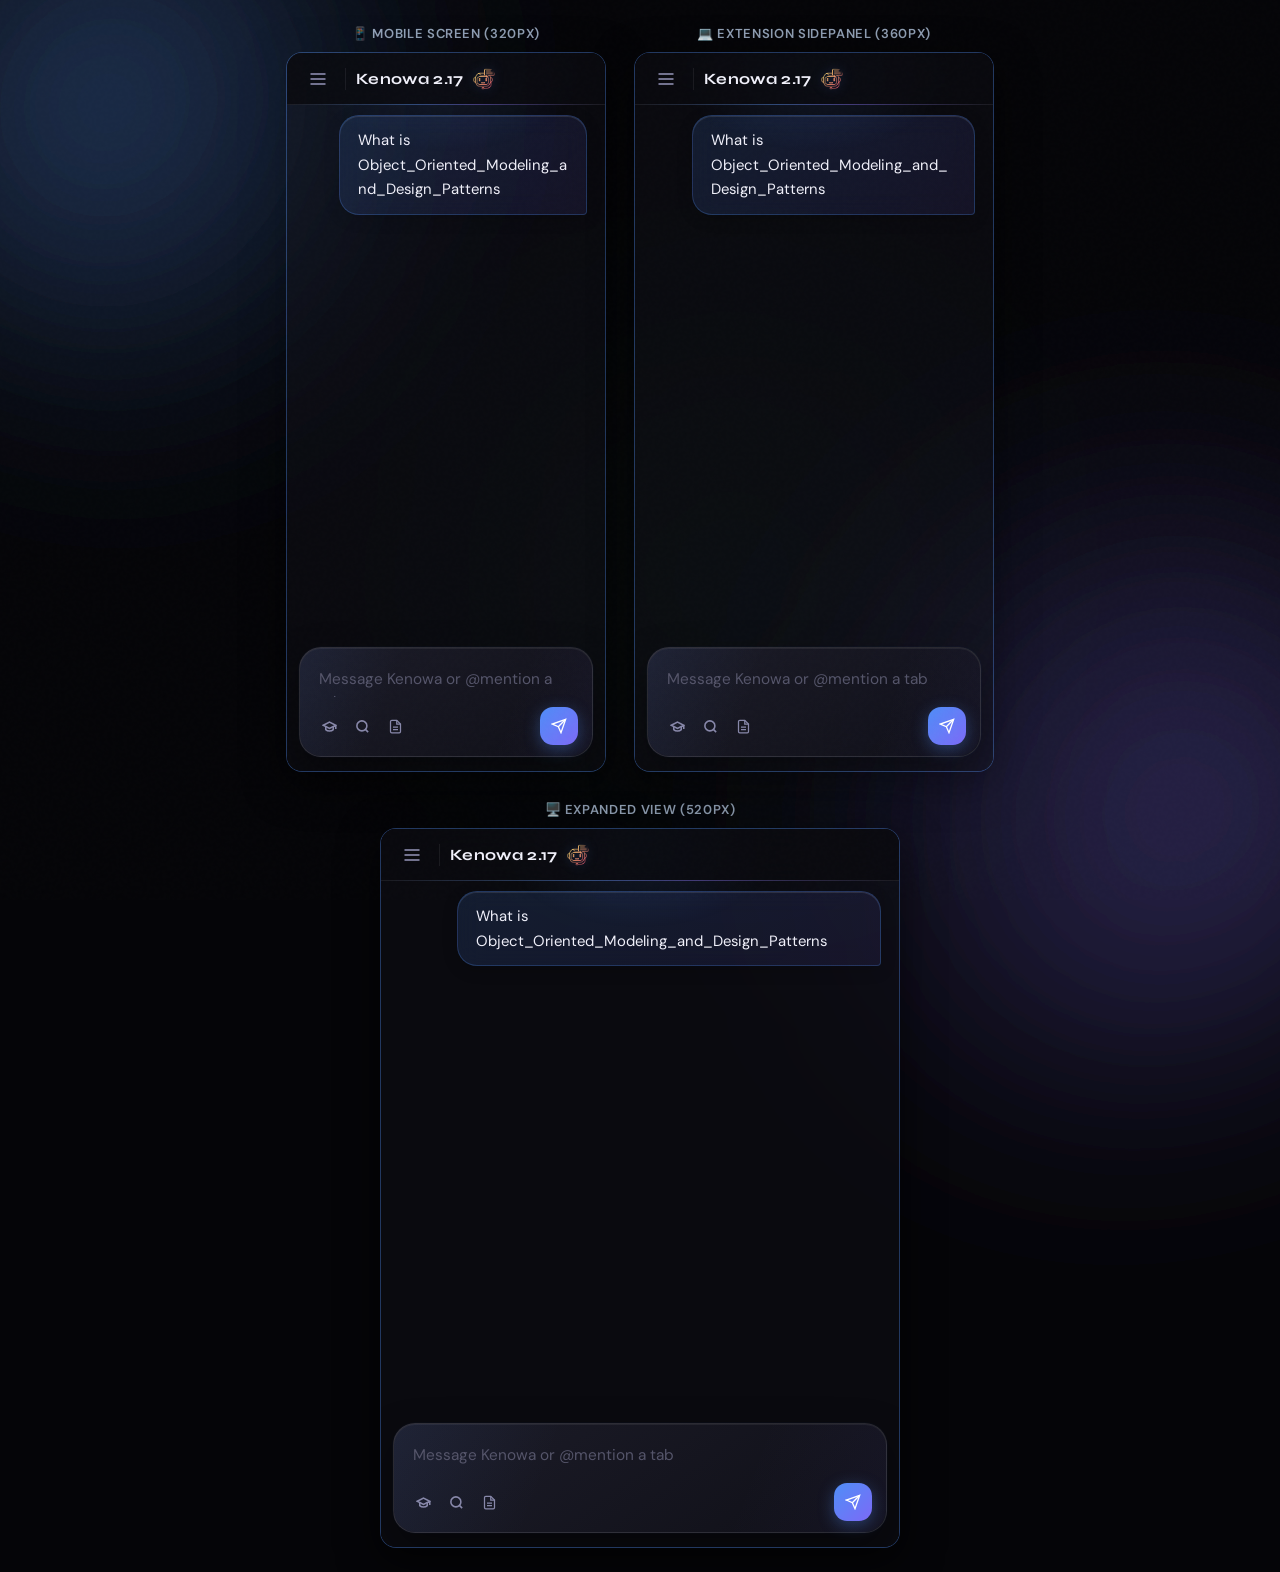
<file: preview.html>
<!DOCTYPE html>
<html lang="en">
<head>
  <meta charset="UTF-8">
  <meta name="viewport" content="width=device-width, initial-scale=1.0">
  <title>Kenowa UI & Capsule Verification Preview</title>
  <link rel="stylesheet" href="style.css">
  <link rel="preconnect" href="https://fonts.googleapis.com">
  <link rel="preconnect" href="https://fonts.gstatic.com" crossorigin>
  <link href="https://fonts.googleapis.com/css2?family=Syne:wght@400;500;600;700;800&family=DM+Sans:ital,opsz,wght@0,9..40,300;0,9..40,400;0,9..40,500;0,9..40,600&family=Fira+Code:wght@400;500&display=swap" rel="stylesheet">
  <style>
    .preview-stage {
      display: flex;
      flex-wrap: wrap;
      gap: 28px;
      padding: 24px;
      background: #050508;
      min-height: 100vh;
      box-sizing: border-box;
      justify-content: center;
      align-items: flex-start;
      font-family: 'DM Sans', sans-serif;
    }
    .preview-panel-wrap {
      display: flex;
      flex-direction: column;
      align-items: center;
      gap: 8px;
    }
    .preview-label {
      color: #94a3b8;
      font-size: 13px;
      font-weight: 600;
      letter-spacing: 0.05em;
      text-transform: uppercase;
    }
    .preview-frame {
      height: 720px;
      border: 1px solid rgba(79, 142, 247, 0.35);
      border-radius: 16px;
      overflow: hidden;
      position: relative;
      box-shadow: 0 12px 40px rgba(0, 0, 0, 0.7);
      background: var(--bg-dark);
    }
    .preview-mobile { width: 320px; }
    .preview-sidepanel { width: 360px; }
    .preview-desktop { width: 520px; }
  </style>
  <script src="utils.js"></script>
</head>
<body style="overflow: auto; height: auto;">

  <div class="preview-stage">

    <!-- Mobile view: 320px -->
    <div class="preview-panel-wrap">
      <div class="preview-label">📱 Mobile Screen (320px)</div>
      <div class="preview-frame preview-mobile">
        <div class="app-container">
          <main class="chat-interface">
            <header class="chat-header">
              <div class="header-left">
                <button class="icon-btn" title="Menu">
                  <svg xmlns="http://www.w3.org/2000/svg" width="20" height="20" viewBox="0 0 24 24" fill="none" stroke="currentColor" stroke-width="2"><line x1="3" y1="12" x2="21" y2="12"></line><line x1="3" y1="6" x2="21" y2="6"></line><line x1="3" y1="18" x2="21" y2="18"></line></svg>
                </button>
                <div class="brand-area">
                  <span class="brand-name">Kenowa 2.17</span>
                  <img src="logo.png" alt="Logo" class="brand-logo">
                </div>
              </div>
            </header>
            <div class="chat-container">
              <div class="messages-list">
                <div class="message user">What is Object_Oriented_Modeling_and_Design_Patterns</div>
                <div class="message ai" id="ai-msg-1"></div>
                <div class="suggestions-container" id="sug-1"></div>
              </div>
            </div>
            <div class="input-card-container">
              <div class="input-card">
                <textarea placeholder="Message Kenowa or @mention a tab" rows="1"></textarea>
                <div class="input-footer">
                  <div class="left-controls">
                    <button class="icon-btn-small" title="Exam Mode"><svg xmlns="http://www.w3.org/2000/svg" width="15" height="15" viewBox="0 0 24 24" fill="none" stroke="currentColor" stroke-width="2.5"><path d="M22 10v6M2 10l10-5 10 5-10 5z"/><path d="M6 12v5c3 3 9 3 12 0v-5"/></svg></button>
                    <button class="icon-btn-small" title="Solve Question"><svg xmlns="http://www.w3.org/2000/svg" width="15" height="15" viewBox="0 0 24 24" fill="none" stroke="currentColor" stroke-width="2.5"><circle cx="11" cy="11" r="8"/><path d="m21 21-4.35-4.35"/></svg></button>
                    <button class="icon-btn-small" title="Scan Webpage"><svg xmlns="http://www.w3.org/2000/svg" width="15" height="15" viewBox="0 0 24 24" fill="none" stroke="currentColor" stroke-width="2"><path d="M14 2H6a2 2 0 0 0-2 2v16a2 2 0 0 0 2 2h12a2 2 0 0 0 2-2V8z"></path><polyline points="14 2 14 8 20 8"></polyline><line x1="16" y1="13" x2="8" y2="13"></line><line x1="16" y1="17" x2="8" y2="17"></line></svg></button>
                  </div>
                  <div class="right-controls">
                    <button class="send-btn" title="Send">
                      <svg xmlns="http://www.w3.org/2000/svg" width="16" height="16" viewBox="0 0 24 24" fill="none" stroke="currentColor" stroke-width="2"><line x1="22" y1="2" x2="11" y2="13"></line><polygon points="22 2 15 22 11 13 2 9 22 2"></polygon></svg>
                    </button>
                  </div>
                </div>
              </div>
            </div>
          </main>
        </div>
      </div>
    </div>

    <!-- Sidepanel view: 360px (Exact screenshot size) -->
    <div class="preview-panel-wrap">
      <div class="preview-label">💻 Extension Sidepanel (360px)</div>
      <div class="preview-frame preview-sidepanel">
        <div class="app-container">
          <main class="chat-interface">
            <header class="chat-header">
              <div class="header-left">
                <button class="icon-btn" title="Menu">
                  <svg xmlns="http://www.w3.org/2000/svg" width="20" height="20" viewBox="0 0 24 24" fill="none" stroke="currentColor" stroke-width="2"><line x1="3" y1="12" x2="21" y2="12"></line><line x1="3" y1="6" x2="21" y2="6"></line><line x1="3" y1="18" x2="21" y2="18"></line></svg>
                </button>
                <div class="brand-area">
                  <span class="brand-name">Kenowa 2.17</span>
                  <img src="logo.png" alt="Logo" class="brand-logo">
                </div>
              </div>
            </header>
            <div class="chat-container">
              <div class="messages-list">
                <div class="message user">What is Object_Oriented_Modeling_and_Design_Patterns</div>
                <div class="message ai" id="ai-msg-2"></div>
                <div class="suggestions-container" id="sug-2"></div>
              </div>
            </div>
            <div class="input-card-container">
              <div class="input-card">
                <textarea placeholder="Message Kenowa or @mention a tab" rows="1"></textarea>
                <div class="input-footer">
                  <div class="left-controls">
                    <button class="icon-btn-small" title="Exam Mode"><svg xmlns="http://www.w3.org/2000/svg" width="15" height="15" viewBox="0 0 24 24" fill="none" stroke="currentColor" stroke-width="2.5"><path d="M22 10v6M2 10l10-5 10 5-10 5z"/><path d="M6 12v5c3 3 9 3 12 0v-5"/></svg></button>
                    <button class="icon-btn-small" title="Solve Question"><svg xmlns="http://www.w3.org/2000/svg" width="15" height="15" viewBox="0 0 24 24" fill="none" stroke="currentColor" stroke-width="2.5"><circle cx="11" cy="11" r="8"/><path d="m21 21-4.35-4.35"/></svg></button>
                    <button class="icon-btn-small" title="Scan Webpage"><svg xmlns="http://www.w3.org/2000/svg" width="15" height="15" viewBox="0 0 24 24" fill="none" stroke="currentColor" stroke-width="2"><path d="M14 2H6a2 2 0 0 0-2 2v16a2 2 0 0 0 2 2h12a2 2 0 0 0 2-2V8z"></path><polyline points="14 2 14 8 20 8"></polyline><line x1="16" y1="13" x2="8" y2="13"></line><line x1="16" y1="17" x2="8" y2="17"></line></svg></button>
                  </div>
                  <div class="right-controls">
                    <button class="send-btn" title="Send">
                      <svg xmlns="http://www.w3.org/2000/svg" width="16" height="16" viewBox="0 0 24 24" fill="none" stroke="currentColor" stroke-width="2"><line x1="22" y1="2" x2="11" y2="13"></line><polygon points="22 2 15 22 11 13 2 9 22 2"></polygon></svg>
                    </button>
                  </div>
                </div>
              </div>
            </div>
          </main>
        </div>
      </div>
    </div>

    <!-- Desktop view: 520px -->
    <div class="preview-panel-wrap">
      <div class="preview-label">🖥️ Expanded View (520px)</div>
      <div class="preview-frame preview-desktop">
        <div class="app-container">
          <main class="chat-interface">
            <header class="chat-header">
              <div class="header-left">
                <button class="icon-btn" title="Menu">
                  <svg xmlns="http://www.w3.org/2000/svg" width="20" height="20" viewBox="0 0 24 24" fill="none" stroke="currentColor" stroke-width="2"><line x1="3" y1="12" x2="21" y2="12"></line><line x1="3" y1="6" x2="21" y2="6"></line><line x1="3" y1="18" x2="21" y2="18"></line></svg>
                </button>
                <div class="brand-area">
                  <span class="brand-name">Kenowa 2.17</span>
                  <img src="logo.png" alt="Logo" class="brand-logo">
                </div>
              </div>
            </header>
            <div class="chat-container">
              <div class="messages-list">
                <div class="message user">What is Object_Oriented_Modeling_and_Design_Patterns</div>
                <div class="message ai" id="ai-msg-3"></div>
                <div class="suggestions-container" id="sug-3"></div>
              </div>
            </div>
            <div class="input-card-container">
              <div class="input-card">
                <textarea placeholder="Message Kenowa or @mention a tab" rows="1"></textarea>
                <div class="input-footer">
                  <div class="left-controls">
                    <button class="icon-btn-small" title="Exam Mode"><svg xmlns="http://www.w3.org/2000/svg" width="15" height="15" viewBox="0 0 24 24" fill="none" stroke="currentColor" stroke-width="2.5"><path d="M22 10v6M2 10l10-5 10 5-10 5z"/><path d="M6 12v5c3 3 9 3 12 0v-5"/></svg></button>
                    <button class="icon-btn-small" title="Solve Question"><svg xmlns="http://www.w3.org/2000/svg" width="15" height="15" viewBox="0 0 24 24" fill="none" stroke="currentColor" stroke-width="2.5"><circle cx="11" cy="11" r="8"/><path d="m21 21-4.35-4.35"/></svg></button>
                    <button class="icon-btn-small" title="Scan Webpage"><svg xmlns="http://www.w3.org/2000/svg" width="15" height="15" viewBox="0 0 24 24" fill="none" stroke="currentColor" stroke-width="2"><path d="M14 2H6a2 2 0 0 0-2 2v16a2 2 0 0 0 2 2h12a2 2 0 0 0 2-2V8z"></path><polyline points="14 2 14 8 20 8"></polyline><line x1="16" y1="13" x2="8" y2="13"></line><line x1="16" y1="17" x2="8" y2="17"></line></svg></button>
                  </div>
                  <div class="right-controls">
                    <button class="send-btn" title="Send">
                      <svg xmlns="http://www.w3.org/2000/svg" width="16" height="16" viewBox="0 0 24 24" fill="none" stroke="currentColor" stroke-width="2"><line x1="22" y1="2" x2="11" y2="13"></line><polygon points="22 2 15 22 11 13 2 9 22 2"></polygon></svg>
                    </button>
                  </div>
                </div>
              </div>
            </div>
          </main>
        </div>
      </div>
    </div>

  </div>

  <script>
    const sampleAiResponse = `Object-Oriented Modeling and Design Patterns (OOM&DP) is the discipline that guides you from an abstract problem description to a concrete, maintainable implementation — but it does it by thinking in “objects” and by re-using proven design solutions (design patterns).

---

1. Object-Oriented Modeling & Design (OOM/D)

| Aspect | What the course material says | What it means for you |
|--------|-------------------------------|-----------------------|
| Three phase process | "OOM is a three phase process: 1. Object-oriented analysis (OOA), 2. Object-oriented design (OOD), 3. Implementation" | You start by analyzing what objects exist and what they do, then you design a solution using principles. |
| Core Philosophy | Build systems around domain objects | High maintainability and reusability |
`;

    const sampleSources = [
      {
        name: 'OOMD_Course_Notes.md',
        snippet: 'OOM is a three phase process: 1. Object-oriented analysis (OOA), 2. Object-oriented design (OOD), 3. Implementation. Modeling is the discipline that guides you...'
      }
    ];

    const sampleSuggestions = [
      'What are common design patterns?',
      'How does OO modeling work?',
      'What are behavioral patterns?',
      'How to start with OOM & DP?'
    ];

    function renderSourcesSectionInMsg(parentMsgDiv, sources) {
      if (!parentMsgDiv || !sources || !sources.length) return;
      const container = document.createElement('div');
      container.className = 'capsule-sources-container';
      const toggleBtn = document.createElement('button');
      toggleBtn.className = 'capsule-sources-toggle';
      toggleBtn.type = 'button';
      toggleBtn.setAttribute('aria-expanded', 'false');
      toggleBtn.innerHTML = \`
        <span class="capsule-sources-icon">
          <svg xmlns="http://www.w3.org/2000/svg" width="13" height="13" viewBox="0 0 24 24" fill="none" stroke="currentColor" stroke-width="2"><path d="M4 19.5A2.5 2.5 0 0 1 6.5 17H20"/><path d="M6.5 2H20v20H6.5A2.5 2.5 0 0 1 4 19.5v-15A2.5 2.5 0 0 1 6.5 2z"/></svg>
        </span>
        <span class="capsule-sources-title">Sources (\${sources.length})</span>
        <span class="capsule-sources-chevron">
          <svg xmlns="http://www.w3.org/2000/svg" width="13" height="13" viewBox="0 0 24 24" fill="none" stroke="currentColor" stroke-width="2.5"><polyline points="6 9 12 15 18 9"/></svg>
        </span>
      \`;
      const bodyDiv = document.createElement('div');
      bodyDiv.className = 'capsule-sources-body hidden';
      sources.forEach(src => {
        const item = document.createElement('div');
        item.className = 'capsule-source-item';
        item.innerHTML = \`
          <div class="capsule-source-header">
            <svg xmlns="http://www.w3.org/2000/svg" width="12" height="12" viewBox="0 0 24 24" fill="none" stroke="currentColor" stroke-width="2"><path d="M14 2H6a2 2 0 0 0-2 2v16a2 2 0 0 0 2 2h12a2 2 0 0 0 2-2V8z"/><polyline points="14 2 14 8 20 8"/></svg>
            <span class="capsule-source-name">\${src.name}</span>
          </div>
          <div class="capsule-source-snippet">\${src.snippet}...</div>
        \`;
        bodyDiv.appendChild(item);
      });
      toggleBtn.addEventListener('click', () => {
        const isCollapsed = bodyDiv.classList.contains('hidden');
        if (isCollapsed) {
          bodyDiv.classList.remove('hidden');
          toggleBtn.classList.add('expanded');
          toggleBtn.setAttribute('aria-expanded', 'true');
        } else {
          bodyDiv.classList.add('hidden');
          toggleBtn.classList.remove('expanded');
          toggleBtn.setAttribute('aria-expanded', 'false');
        }
      });
      container.appendChild(toggleBtn);
      container.appendChild(bodyDiv);
      parentMsgDiv.appendChild(container);
    }

    function renderSug(container, suggestions) {
      const grid = document.createElement('div');
      grid.className = 'suggestions-grid';
      suggestions.forEach(t => {
        const chip = document.createElement('button');
        chip.className = 'suggestion-chip';
        chip.type = 'button';
        chip.textContent = t;
        grid.appendChild(chip);
      });
      container.appendChild(grid);
    }

    const html = parseMarkdown(sampleAiResponse);
    [1, 2, 3].forEach(idx => {
      const msg = document.getElementById('ai-msg-' + idx);
      msg.innerHTML = html;
      renderSourcesSectionInMsg(msg, sampleSources);
      renderSug(document.getElementById('sug-' + idx), sampleSuggestions);
    });

    // Verification check badge
    window.addEventListener('load', () => {
      document.querySelectorAll('.preview-panel-wrap').forEach(wrap => {
        const frame = wrap.querySelector('.preview-frame');
        const sendBtn = wrap.querySelector('.send-btn');
        const frameRect = frame.getBoundingClientRect();
        const btnRect = sendBtn.getBoundingClientRect();
        const isSendBtnVisible = btnRect.right <= frameRect.right + 1 && btnRect.left >= frameRect.left;
        const appContainer = wrap.querySelector('.app-container');
        const noHorizontalScroll = appContainer.scrollWidth <= appContainer.clientWidth;

        const badge = document.createElement('div');
        badge.style.cssText = 'margin-top: 6px; padding: 4px 10px; border-radius: 6px; font-size: 11px; font-weight: 600; text-align: center;';
        if (isSendBtnVisible && noHorizontalScroll) {
          badge.style.background = 'rgba(62, 207, 142, 0.15)';
          badge.style.color = '#3ecf8e';
          badge.style.border = '1px solid rgba(62, 207, 142, 0.3)';
          badge.textContent = `✓ No Overflow • Suggestions, Send Button & Sources Fully Visible`;
        } else {
          badge.style.background = 'rgba(242, 92, 92, 0.15)';
          badge.style.color = '#f25c5c';
          badge.style.border = '1px solid rgba(242, 92, 92, 0.3)';
          badge.textContent = '✗ Overflow Detected';
        }
        wrap.appendChild(badge);
      });
    });
  </script>
</body>
</html>
</file>
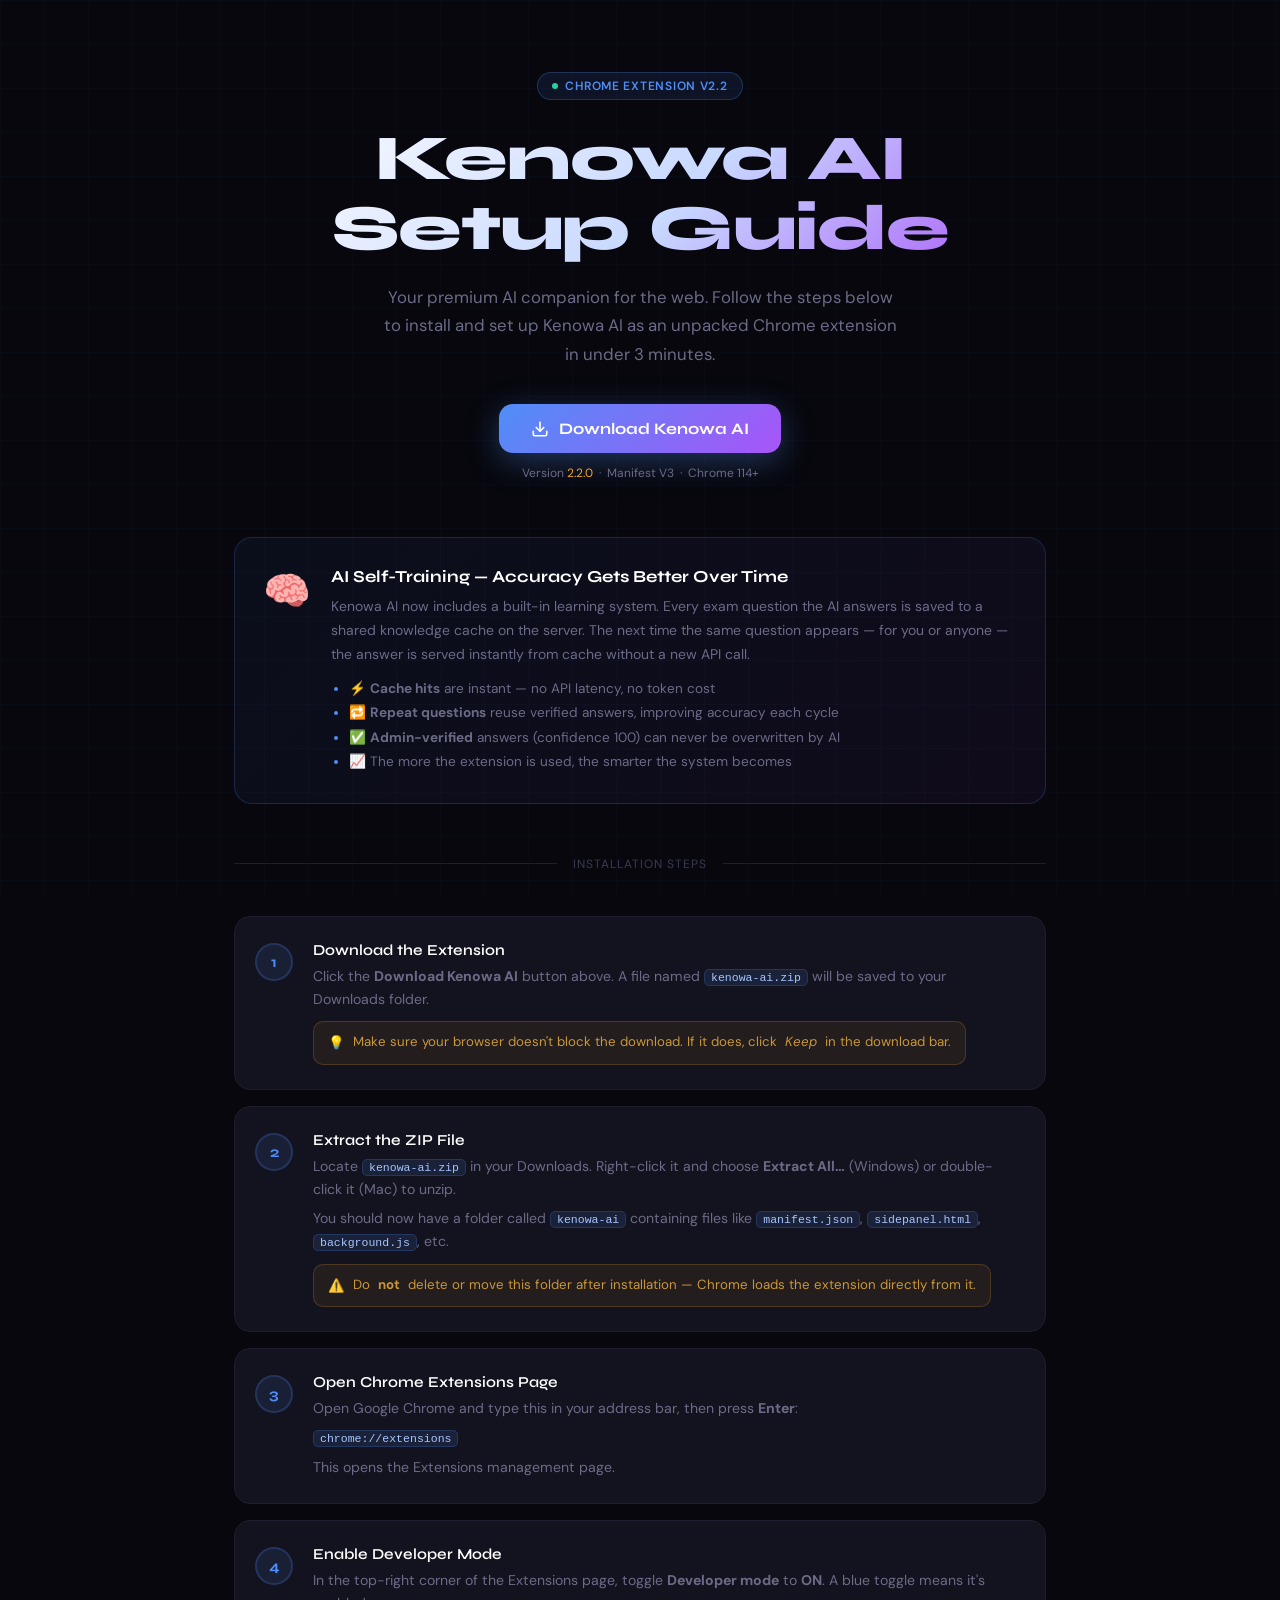
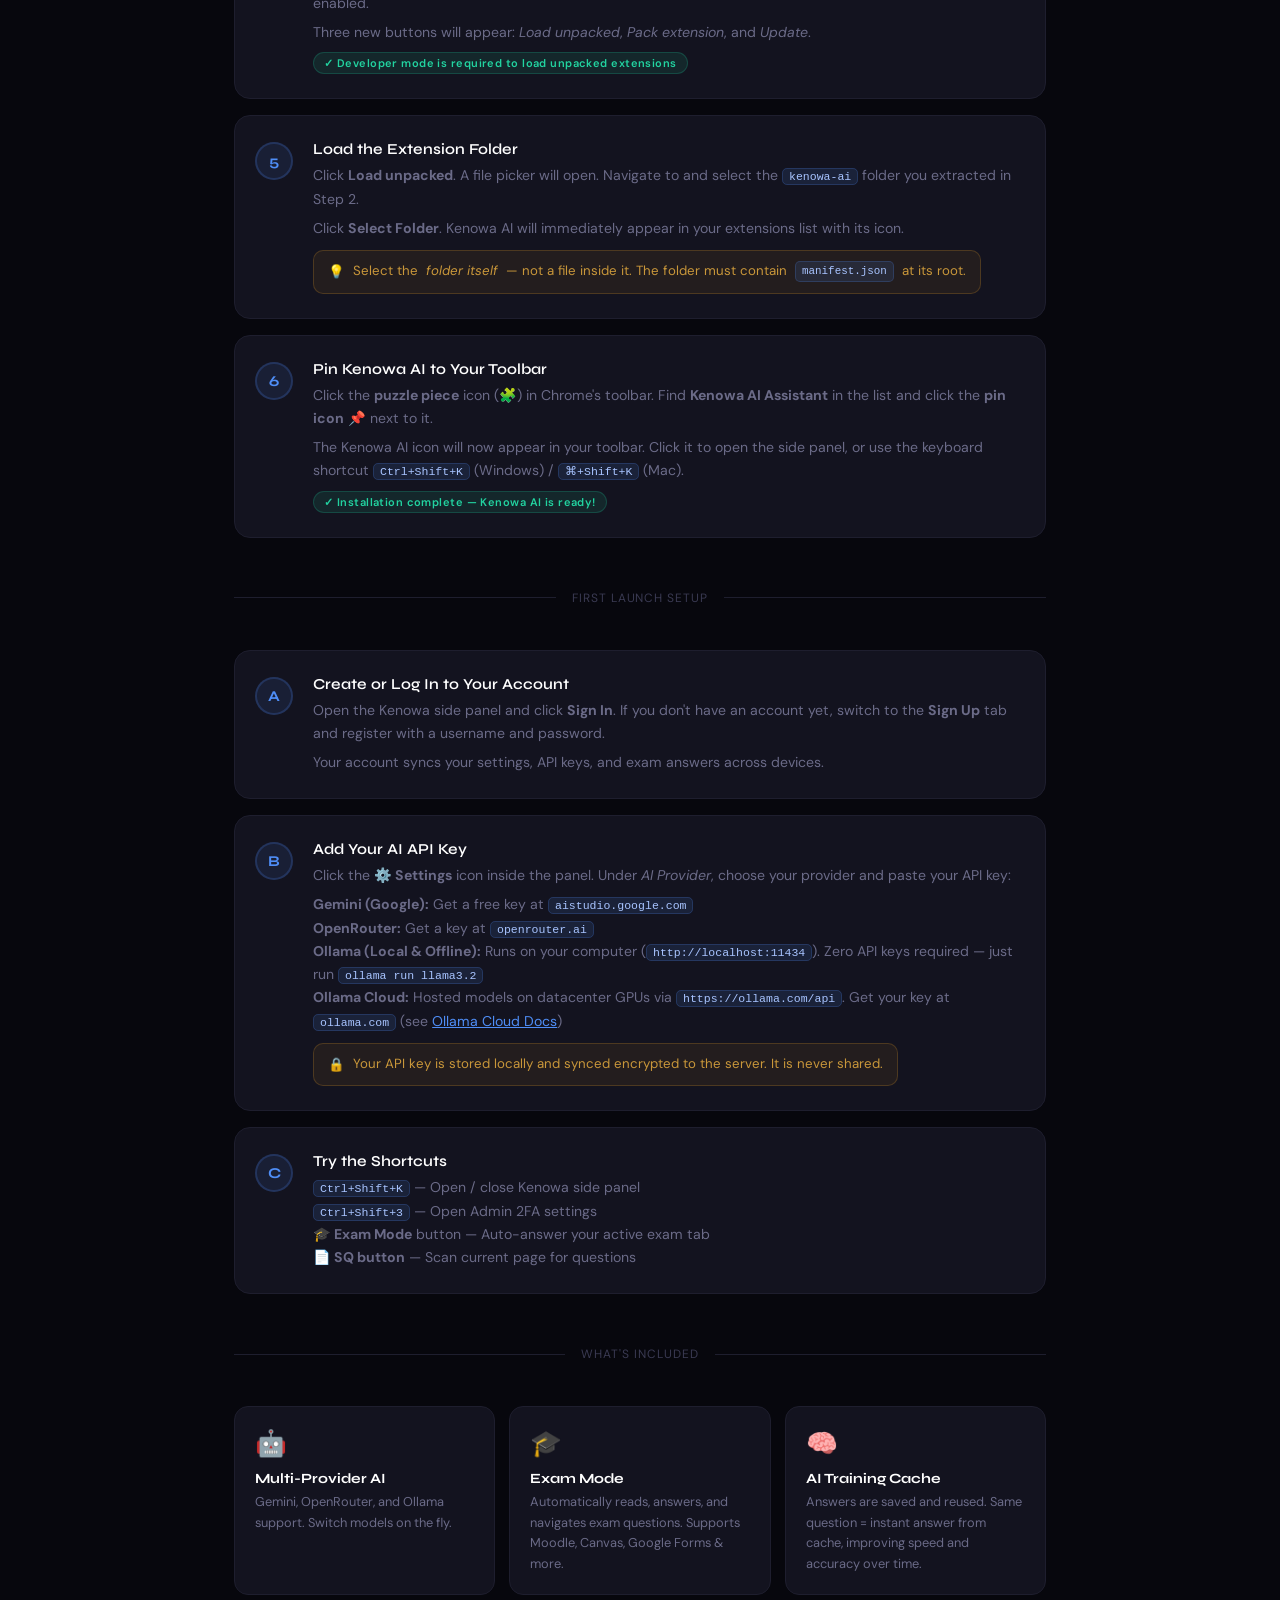
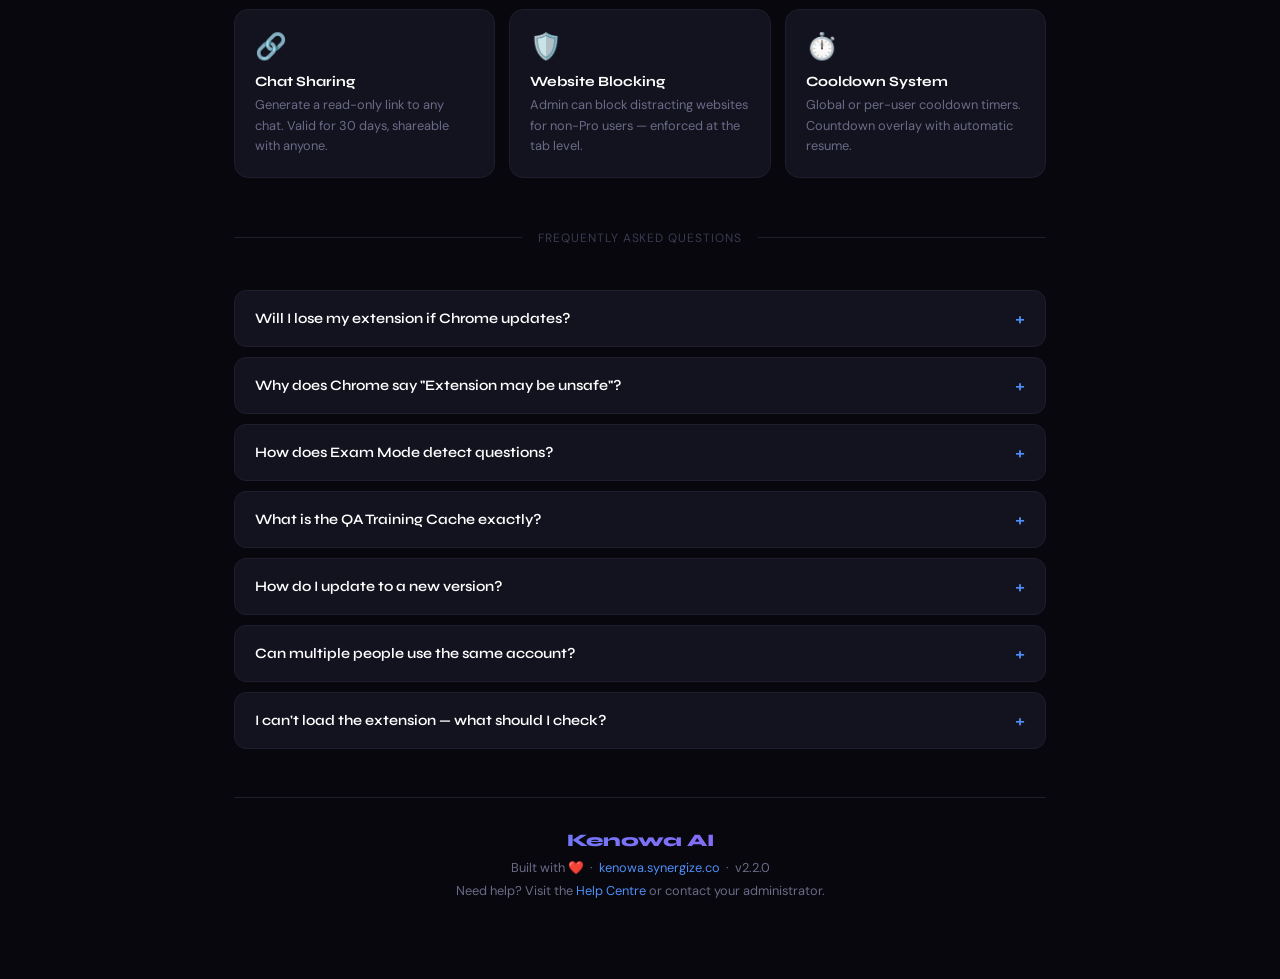
<file: setup.html>
<!DOCTYPE html>
<html lang="en">
<head>
<meta charset="UTF-8">
<meta name="viewport" content="width=device-width, initial-scale=1.0">
<title>Kenowa AI — Setup Guide</title>
<link rel="preconnect" href="https://fonts.googleapis.com">
<link href="https://fonts.googleapis.com/css2?family=Syne:wght@400;500;600;700;800&family=DM+Sans:ital,opsz,wght@0,9..40,300;0,9..40,400;0,9..40,500;0,9..40,600&display=swap" rel="stylesheet">
<style>
  :root {
    --bg:       #07070d;
    --surface:  #0f0f1a;
    --card:     #13131f;
    --border:   #1e1e2e;
    --accent:   #4f8ef7;
    --accent2:  #a855f7;
    --gold:     #f5a623;
    --green:    #22d3a0;
    --red:      #f05b5b;
    --text:     #e8e8f0;
    --muted:    #6b6b88;
    --dim:      #3a3a52;
  }

  *, *::before, *::after { box-sizing: border-box; margin: 0; padding: 0; }

  body {
    font-family: 'DM Sans', sans-serif;
    background: var(--bg);
    color: var(--text);
    min-height: 100vh;
    overflow-x: hidden;
  }

  /* ── Background grid ── */
  body::before {
    content: '';
    position: fixed; inset: 0; z-index: 0;
    background-image:
      linear-gradient(rgba(79,142,247,0.03) 1px, transparent 1px),
      linear-gradient(90deg, rgba(79,142,247,0.03) 1px, transparent 1px);
    background-size: 44px 44px;
    pointer-events: none;
  }

  .wrap { max-width: 860px; margin: 0 auto; padding: 0 24px 80px; position: relative; z-index: 1; }

  /* ── Hero ── */
  .hero {
    text-align: center;
    padding: 72px 0 56px;
  }
  .badge {
    display: inline-flex; align-items: center; gap: 7px;
    background: rgba(79,142,247,0.1);
    border: 1px solid rgba(79,142,247,0.25);
    border-radius: 999px;
    padding: 5px 14px;
    font-size: 12px; font-weight: 600; letter-spacing: .06em;
    color: var(--accent); text-transform: uppercase;
    margin-bottom: 24px;
  }
  .badge .dot { width: 6px; height: 6px; border-radius: 50%; background: var(--green); animation: pulse 2s ease-in-out infinite; }
  @keyframes pulse { 0%,100%{opacity:1;transform:scale(1)} 50%{opacity:.5;transform:scale(1.4)} }

  h1 {
    font-family: 'Syne', sans-serif;
    font-size: clamp(2.4rem, 6vw, 4rem);
    font-weight: 800;
    line-height: 1.1;
    letter-spacing: -.02em;
    background: linear-gradient(135deg, #fff 0%, #c8d8ff 55%, var(--accent2) 100%);
    -webkit-background-clip: text; -webkit-text-fill-color: transparent;
    background-clip: text;
    margin-bottom: 18px;
  }
  .hero-sub {
    font-size: 1.05rem; color: var(--muted); max-width: 520px; margin: 0 auto 36px; line-height: 1.7;
  }

  /* ── Download button ── */
  .dl-btn {
    display: inline-flex; align-items: center; gap: 10px;
    background: linear-gradient(135deg, var(--accent), var(--accent2));
    color: #fff; font-family: 'Syne', sans-serif; font-weight: 700; font-size: 1rem;
    padding: 15px 32px; border-radius: 14px; text-decoration: none;
    box-shadow: 0 8px 32px rgba(79,142,247,0.35);
    transition: transform .2s, box-shadow .2s;
    border: none; cursor: pointer;
  }
  .dl-btn:hover { transform: translateY(-3px); box-shadow: 0 14px 40px rgba(79,142,247,0.45); }
  .dl-btn svg { flex-shrink: 0; }

  .version-note { font-size: 12px; color: var(--muted); margin-top: 12px; }
  .version-note span { color: var(--gold); }

  /* ── Divider ── */
  .divider {
    display: flex; align-items: center; gap: 16px;
    margin: 52px 0 44px; color: var(--dim); font-size: 12px; letter-spacing: .08em; text-transform: uppercase;
  }
  .divider::before, .divider::after { content: ''; flex: 1; height: 1px; background: var(--border); }

  /* ── Section title ── */
  .section-title {
    font-family: 'Syne', sans-serif; font-size: 1.3rem; font-weight: 700;
    margin-bottom: 20px; color: #fff;
    display: flex; align-items: center; gap: 10px;
  }
  .section-title .icon {
    width: 32px; height: 32px; border-radius: 9px;
    display: flex; align-items: center; justify-content: center;
    font-size: 16px; flex-shrink: 0;
  }

  /* ── Steps ── */
  .steps { display: flex; flex-direction: column; gap: 16px; margin-bottom: 48px; }

  .step {
    background: var(--card);
    border: 1px solid var(--border);
    border-radius: 16px;
    padding: 24px 24px 24px 20px;
    display: flex; gap: 20px;
    position: relative;
    overflow: hidden;
    transition: border-color .2s, transform .2s;
    animation: fadeUp .5s ease both;
  }
  .step:hover { border-color: rgba(79,142,247,0.3); transform: translateX(4px); }
  @keyframes fadeUp { from{opacity:0;transform:translateY(16px)} to{opacity:1;transform:none} }
  .step:nth-child(1){ animation-delay:.05s }
  .step:nth-child(2){ animation-delay:.1s }
  .step:nth-child(3){ animation-delay:.15s }
  .step:nth-child(4){ animation-delay:.2s }
  .step:nth-child(5){ animation-delay:.25s }
  .step:nth-child(6){ animation-delay:.3s }

  /* accent line on left */
  .step::before {
    content: '';
    position: absolute; left: 0; top: 0; bottom: 0; width: 3px;
    background: linear-gradient(180deg, var(--accent), var(--accent2));
    border-radius: 3px 0 0 3px;
    opacity: 0;
    transition: opacity .2s;
  }
  .step:hover::before { opacity: 1; }

  .step-num {
    width: 38px; height: 38px; border-radius: 50%; flex-shrink: 0;
    background: rgba(79,142,247,0.1);
    border: 2px solid rgba(79,142,247,0.2);
    color: var(--accent);
    font-family: 'Syne', sans-serif; font-weight: 700; font-size: 15px;
    display: flex; align-items: center; justify-content: center;
    margin-top: 2px;
  }

  .step-body h3 {
    font-family: 'Syne', sans-serif; font-weight: 600; font-size: .95rem;
    color: #fff; margin-bottom: 6px;
  }
  .step-body p { font-size: .88rem; color: var(--muted); line-height: 1.65; }
  .step-body p + p { margin-top: 6px; }

  /* inline code pill */
  code {
    background: rgba(79,142,247,0.12);
    border: 1px solid rgba(79,142,247,0.2);
    border-radius: 5px; padding: 1px 6px;
    font-family: 'SFMono-Regular', Consolas, monospace;
    font-size: .82em; color: #a8c4ff;
  }

  .tip {
    display: inline-flex; align-items: flex-start; gap: 8px;
    background: rgba(245,166,35,0.07); border: 1px solid rgba(245,166,35,0.2);
    border-radius: 10px; padding: 10px 14px;
    font-size: .83rem; color: #c9973a; line-height: 1.55;
    margin-top: 10px;
  }
  .tip-icon { flex-shrink: 0; margin-top: 1px; }

  .success-tag {
    display: inline-flex; align-items: center; gap: 5px;
    background: rgba(34,211,160,0.1); border: 1px solid rgba(34,211,160,0.2);
    border-radius: 999px; padding: 3px 10px;
    font-size: 11px; font-weight: 600; color: var(--green); letter-spacing: .04em;
    margin-top: 8px;
  }

  /* ── Feature grid ── */
  .features { display: grid; grid-template-columns: repeat(auto-fit, minmax(240px, 1fr)); gap: 14px; margin-bottom: 48px; }
  .feat-card {
    background: var(--card); border: 1px solid var(--border); border-radius: 14px;
    padding: 20px;
    transition: border-color .2s, transform .15s;
    animation: fadeUp .5s ease both;
  }
  .feat-card:hover { border-color: rgba(168,85,247,0.3); transform: translateY(-3px); }
  .feat-card:nth-child(1){ animation-delay:.1s }
  .feat-card:nth-child(2){ animation-delay:.18s }
  .feat-card:nth-child(3){ animation-delay:.26s }
  .feat-card:nth-child(4){ animation-delay:.34s }
  .feat-card:nth-child(5){ animation-delay:.42s }
  .feat-card:nth-child(6){ animation-delay:.50s }
  .feat-icon { font-size: 1.6rem; margin-bottom: 10px; }
  .feat-card h4 { font-family: 'Syne', sans-serif; font-size: .88rem; font-weight: 700; color: #fff; margin-bottom: 5px; }
  .feat-card p { font-size: .8rem; color: var(--muted); line-height: 1.6; }

  /* ── FAQ ── */
  .faq { display: flex; flex-direction: column; gap: 10px; margin-bottom: 48px; }
  details {
    background: var(--card); border: 1px solid var(--border); border-radius: 12px;
    overflow: hidden; transition: border-color .2s;
  }
  details[open] { border-color: rgba(79,142,247,0.3); }
  summary {
    padding: 16px 20px; cursor: pointer;
    font-family: 'Syne', sans-serif; font-size: .9rem; font-weight: 600; color: #fff;
    list-style: none; display: flex; justify-content: space-between; align-items: center;
    user-select: none;
  }
  summary::after { content: '+'; font-size: 1.2rem; color: var(--accent); transition: transform .2s; }
  details[open] summary::after { transform: rotate(45deg); }
  .faq-body { padding: 0 20px 18px; font-size: .86rem; color: var(--muted); line-height: 1.7; }
  .faq-body a { color: var(--accent); text-decoration: none; }
  .faq-body a:hover { text-decoration: underline; }

  /* ── Training callout ── */
  .training-card {
    background: linear-gradient(135deg, rgba(79,142,247,0.06), rgba(168,85,247,0.06));
    border: 1px solid rgba(79,142,247,0.2);
    border-radius: 18px; padding: 28px 28px; margin-bottom: 48px;
    display: flex; gap: 20px; align-items: flex-start;
    animation: fadeUp .5s ease .1s both;
  }
  .training-icon { font-size: 2.4rem; flex-shrink: 0; }
  .training-card h3 { font-family: 'Syne', sans-serif; font-size: 1.05rem; font-weight: 700; color: #fff; margin-bottom: 8px; }
  .training-card p { font-size: .875rem; color: var(--muted); line-height: 1.7; }
  .training-card ul { margin: 10px 0 0 18px; }
  .training-card li { font-size: .85rem; color: var(--muted); line-height: 1.8; }
  .training-card li::marker { color: var(--accent); }

  /* ── Footer ── */
  footer {
    text-align: center; padding: 32px 0 0;
    border-top: 1px solid var(--border);
    color: var(--muted); font-size: .8rem;
  }
  footer a { color: var(--accent); text-decoration: none; }
  footer a:hover { text-decoration: underline; }
  .footer-logo {
    font-family: 'Syne', sans-serif; font-size: 1.1rem; font-weight: 800;
    background: linear-gradient(90deg, var(--accent), var(--accent2));
    -webkit-background-clip: text; -webkit-text-fill-color: transparent;
    background-clip: text; margin-bottom: 8px;
  }

  /* ── Responsive ── */
  @media (max-width: 560px) {
    .training-card { flex-direction: column; }
    .step { flex-direction: column; gap: 12px; }
    .step-num { align-self: flex-start; }
  }
</style>
</head>
<body>
<div class="wrap">

  <!-- ── Hero ── -->
  <div class="hero">
    <div class="badge"><span class="dot"></span> Chrome Extension v2.2</div>
    <h1>Kenowa AI<br>Setup Guide</h1>
    <p class="hero-sub">Your premium AI companion for the web. Follow the steps below to install and set up Kenowa AI as an unpacked Chrome extension in under 3 minutes.</p>

    <a class="dl-btn" href="https://kenowa.synergize.co/kenowa-ai.zip" download>
      <svg width="18" height="18" viewBox="0 0 24 24" fill="none" stroke="currentColor" stroke-width="2.2" stroke-linecap="round" stroke-linejoin="round"><path d="M21 15v4a2 2 0 0 1-2 2H5a2 2 0 0 1-2-2v-4"/><polyline points="7 10 12 15 17 10"/><line x1="12" y1="15" x2="12" y2="3"/></svg>
      Download Kenowa AI
    </a>
    <p class="version-note">Version <span>2.2.0</span> &nbsp;·&nbsp; Manifest V3 &nbsp;·&nbsp; Chrome 114+</p>
  </div>

  <!-- ── AI Training callout ── -->
  <div class="training-card">
    <div class="training-icon">🧠</div>
    <div>
      <h3>AI Self-Training — Accuracy Gets Better Over Time</h3>
      <p>Kenowa AI now includes a built-in learning system. Every exam question the AI answers is saved to a shared knowledge cache on the server. The next time the same question appears — for you or anyone — the answer is served instantly from cache without a new API call.</p>
      <ul>
        <li>⚡ <strong>Cache hits</strong> are instant — no API latency, no token cost</li>
        <li>🔁 <strong>Repeat questions</strong> reuse verified answers, improving accuracy each cycle</li>
        <li>✅ <strong>Admin-verified</strong> answers (confidence 100) can never be overwritten by AI</li>
        <li>📈 The more the extension is used, the smarter the system becomes</li>
      </ul>
    </div>
  </div>

  <!-- ── Install Steps ── -->
  <div class="divider">Installation Steps</div>

  <div class="steps">

    <div class="step">
      <div class="step-num">1</div>
      <div class="step-body">
        <h3>Download the Extension</h3>
        <p>Click the <strong>Download Kenowa AI</strong> button above. A file named <code>kenowa-ai.zip</code> will be saved to your Downloads folder.</p>
        <div class="tip"><span class="tip-icon">💡</span> Make sure your browser doesn't block the download. If it does, click <em>Keep</em> in the download bar.</div>
      </div>
    </div>

    <div class="step">
      <div class="step-num">2</div>
      <div class="step-body">
        <h3>Extract the ZIP File</h3>
        <p>Locate <code>kenowa-ai.zip</code> in your Downloads. Right-click it and choose <strong>Extract All…</strong> (Windows) or double-click it (Mac) to unzip.</p>
        <p>You should now have a folder called <code>kenowa-ai</code> containing files like <code>manifest.json</code>, <code>sidepanel.html</code>, <code>background.js</code>, etc.</p>
        <div class="tip"><span class="tip-icon">⚠️</span> Do <strong>not</strong> delete or move this folder after installation — Chrome loads the extension directly from it.</div>
      </div>
    </div>

    <div class="step">
      <div class="step-num">3</div>
      <div class="step-body">
        <h3>Open Chrome Extensions Page</h3>
        <p>Open Google Chrome and type this in your address bar, then press <strong>Enter</strong>:</p>
        <p><code>chrome://extensions</code></p>
        <p>This opens the Extensions management page.</p>
      </div>
    </div>

    <div class="step">
      <div class="step-num">4</div>
      <div class="step-body">
        <h3>Enable Developer Mode</h3>
        <p>In the top-right corner of the Extensions page, toggle <strong>Developer mode</strong> to <strong>ON</strong>. A blue toggle means it's enabled.</p>
        <p>Three new buttons will appear: <em>Load unpacked</em>, <em>Pack extension</em>, and <em>Update</em>.</p>
        <div class="success-tag">✓ Developer mode is required to load unpacked extensions</div>
      </div>
    </div>

    <div class="step">
      <div class="step-num">5</div>
      <div class="step-body">
        <h3>Load the Extension Folder</h3>
        <p>Click <strong>Load unpacked</strong>. A file picker will open. Navigate to and select the <code>kenowa-ai</code> folder you extracted in Step 2.</p>
        <p>Click <strong>Select Folder</strong>. Kenowa AI will immediately appear in your extensions list with its icon.</p>
        <div class="tip"><span class="tip-icon">💡</span> Select the <em>folder itself</em> — not a file inside it. The folder must contain <code>manifest.json</code> at its root.</div>
      </div>
    </div>

    <div class="step">
      <div class="step-num">6</div>
      <div class="step-body">
        <h3>Pin Kenowa AI to Your Toolbar</h3>
        <p>Click the <strong>puzzle piece</strong> icon (🧩) in Chrome's toolbar. Find <strong>Kenowa AI Assistant</strong> in the list and click the <strong>pin icon</strong> 📌 next to it.</p>
        <p>The Kenowa AI icon will now appear in your toolbar. Click it to open the side panel, or use the keyboard shortcut <code>Ctrl+Shift+K</code> (Windows) / <code>⌘+Shift+K</code> (Mac).</p>
        <div class="success-tag">✓ Installation complete — Kenowa AI is ready!</div>
      </div>
    </div>

  </div>

  <!-- ── First Launch Setup ── -->
  <div class="divider">First Launch Setup</div>

  <div class="steps">

    <div class="step">
      <div class="step-num">A</div>
      <div class="step-body">
        <h3>Create or Log In to Your Account</h3>
        <p>Open the Kenowa side panel and click <strong>Sign In</strong>. If you don't have an account yet, switch to the <strong>Sign Up</strong> tab and register with a username and password.</p>
        <p>Your account syncs your settings, API keys, and exam answers across devices.</p>
      </div>
    </div>

    <div class="step">
      <div class="step-num">B</div>
      <div class="step-body">
        <h3>Add Your AI API Key</h3>
        <p>Click the <strong>⚙️ Settings</strong> icon inside the panel. Under <em>AI Provider</em>, choose your provider and paste your API key:</p>
        <p>
          <strong>Gemini (Google):</strong> Get a free key at <code>aistudio.google.com</code><br>
          <strong>OpenRouter:</strong> Get a key at <code>openrouter.ai</code><br>
          <strong>Ollama (Local & Offline):</strong> Runs on your computer (<code>http://localhost:11434</code>). Zero API keys required — just run <code>ollama run llama3.2</code><br>
          <strong>Ollama Cloud:</strong> Hosted models on datacenter GPUs via <code>https://ollama.com/api</code>. Get your key at <code>ollama.com</code> (see <a href="https://docs.ollama.com/cloud" target="_blank" style="color:var(--accent);">Ollama Cloud Docs</a>)
        </p>
        <div class="tip"><span class="tip-icon">🔒</span> Your API key is stored locally and synced encrypted to the server. It is never shared.</div>
      </div>
    </div>

    <div class="step">
      <div class="step-num">C</div>
      <div class="step-body">
        <h3>Try the Shortcuts</h3>
        <p>
          <code>Ctrl+Shift+K</code> — Open / close Kenowa side panel<br>
          <code>Ctrl+Shift+3</code> — Open Admin 2FA settings<br>
          <strong>🎓 Exam Mode</strong> button — Auto-answer your active exam tab<br>
          <strong>📄 SQ button</strong> — Scan current page for questions
        </p>
      </div>
    </div>

  </div>

  <!-- ── Features ── -->
  <div class="divider">What's Included</div>

  <div class="features">
    <div class="feat-card">
      <div class="feat-icon">🤖</div>
      <h4>Multi-Provider AI</h4>
      <p>Gemini, OpenRouter, and Ollama support. Switch models on the fly.</p>
    </div>
    <div class="feat-card">
      <div class="feat-icon">🎓</div>
      <h4>Exam Mode</h4>
      <p>Automatically reads, answers, and navigates exam questions. Supports Moodle, Canvas, Google Forms & more.</p>
    </div>
    <div class="feat-card">
      <div class="feat-icon">🧠</div>
      <h4>AI Training Cache</h4>
      <p>Answers are saved and reused. Same question = instant answer from cache, improving speed and accuracy over time.</p>
    </div>
    <div class="feat-card">
      <div class="feat-icon">🔗</div>
      <h4>Chat Sharing</h4>
      <p>Generate a read-only link to any chat. Valid for 30 days, shareable with anyone.</p>
    </div>
    <div class="feat-card">
      <div class="feat-icon">🛡️</div>
      <h4>Website Blocking</h4>
      <p>Admin can block distracting websites for non-Pro users — enforced at the tab level.</p>
    </div>
    <div class="feat-card">
      <div class="feat-icon">⏱️</div>
      <h4>Cooldown System</h4>
      <p>Global or per-user cooldown timers. Countdown overlay with automatic resume.</p>
    </div>
  </div>

  <!-- ── FAQ ── -->
  <div class="divider">Frequently Asked Questions</div>

  <div class="faq">
    <details>
      <summary>Will I lose my extension if Chrome updates?</summary>
      <div class="faq-body">Unpacked extensions stay installed across Chrome updates. However, Chrome may occasionally show a warning asking you to re-enable developer mode. Simply click <em>Keep it</em> and your extension continues working. The extension folder on your computer must not be deleted or moved.</div>
    </details>
    <details>
      <summary>Why does Chrome say "Extension may be unsafe"?</summary>
      <div class="faq-body">This warning appears for all unpacked (developer-mode) extensions since they aren't published to the Chrome Web Store. Kenowa AI is safe — you downloaded it directly from <a href="https://kenowa.synergize.co">kenowa.synergize.co</a>. Click <em>Keep it</em> to dismiss the warning.</div>
    </details>
    <details>
      <summary>How does Exam Mode detect questions?</summary>
      <div class="faq-body">Exam Mode reads the visible text of the active exam tab and sends it to your chosen AI model, which identifies multiple-choice questions and returns the correct answers as a JSON array. The answers are then matched and clicked on the page automatically. The same question answered once is cached — every repeat is instant.</div>
    </details>
    <details>
      <summary>What is the QA Training Cache exactly?</summary>
      <div class="faq-body">Every time the AI answers an exam question, the question text (hashed for privacy) and the answer are saved to the server database. The next time the same question appears — for any user — the cached answer is returned immediately without calling the AI API at all. Admin-verified answers are marked as confidence 100 and can never be overwritten. This means the system gets faster and more accurate with every exam session.</div>
    </details>
    <details>
      <summary>How do I update to a new version?</summary>
      <div class="faq-body">Download the new ZIP from this page, extract it to the <strong>same folder</strong> (replace all files), then go to <code>chrome://extensions</code> and click the <em>reload</em> icon (↺) on the Kenowa AI card. Your settings and account are preserved — they are stored server-side.</div>
    </details>
    <details>
      <summary>Can multiple people use the same account?</summary>
      <div class="faq-body">Kenowa AI uses single-device session tokens. If you sign in on a second device, the first device will be signed out automatically. Use separate accounts for separate users. Pro users have extended features — contact your administrator for Pro access.</div>
    </details>
    <details>
      <summary>I can't load the extension — what should I check?</summary>
      <div class="faq-body">
        Make sure: (1) <em>Developer mode</em> is toggled ON in <code>chrome://extensions</code>, (2) you selected the <strong>folder</strong> (not a file), (3) the folder contains <code>manifest.json</code> at its root. If you see a red error badge on the extension card, click <em>Errors</em> to read the details and report them at <a href="https://kenowa.synergize.co">kenowa.synergize.co</a>.
      </div>
    </details>
  </div>

  <!-- ── Footer ── -->
  <footer>
    <div class="footer-logo">Kenowa AI</div>
    <p>Built with ❤️ &nbsp;·&nbsp; <a href="https://kenowa.synergize.co">kenowa.synergize.co</a> &nbsp;·&nbsp; v2.2.0</p>
    <p style="margin-top:6px;">Need help? Visit the <a href="https://kenowa.synergize.co/help.html">Help Centre</a> or contact your administrator.</p>
  </footer>

</div>
</body>
</html>
</file>
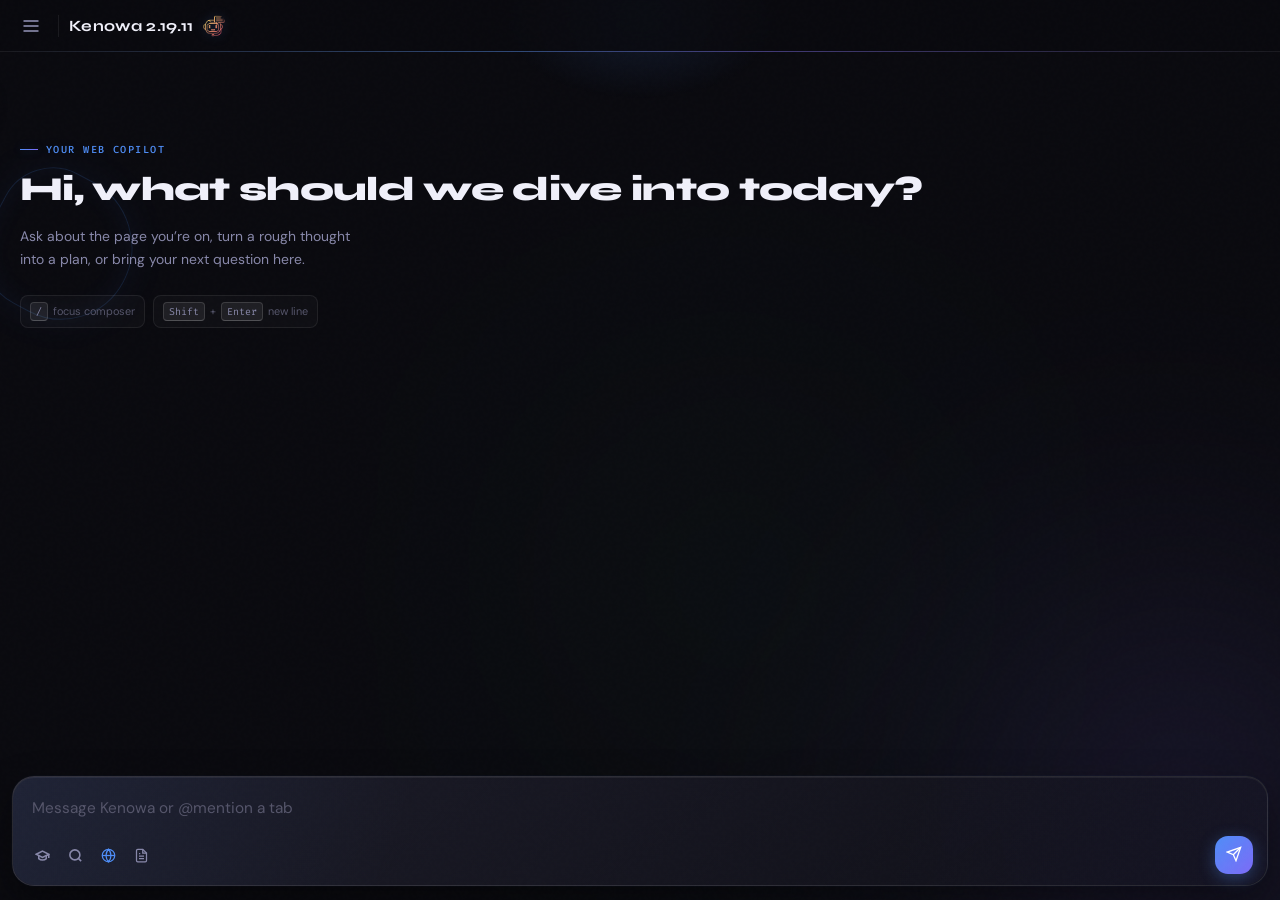
<file: sidepanel.html>
<!DOCTYPE html>
<html lang="en">
<head>
  <meta charset="UTF-8">
  <meta name="viewport" content="width=device-width, initial-scale=1.0">
  <title>Kenowa AI</title>
  <link rel="stylesheet" href="style.css">
  <link rel="preconnect" href="https://fonts.googleapis.com">
  <link rel="preconnect" href="https://fonts.gstatic.com" crossorigin>
  <link href="https://fonts.googleapis.com/css2?family=Syne:wght@400;500;600;700;800&family=DM+Sans:ital,opsz,wght@0,9..40,300;0,9..40,400;0,9..40,500;0,9..40,600&family=Fira+Code:wght@400;500&display=swap" rel="stylesheet">
  <script src="utils.js"></script>
</head>
<body>

  <div class="app-container">
    <!-- Sidebar scrim -->
    <div id="sidebar-scrim" class="sidebar-scrim"></div>

    <!-- History Sidebar -->
    <div id="history-sidebar" class="sidebar">
      <div class="sidebar-header">
        <h2 class="sidebar-title">History</h2>
        <div class="sidebar-header-actions">
          <button id="add-folder-btn" class="icon-btn-small" title="New Folder">
            <svg xmlns="http://www.w3.org/2000/svg" width="16" height="16" viewBox="0 0 24 24" fill="none" stroke="currentColor" stroke-width="2"><path d="M22 19a2 2 0 0 1-2 2H4a2 2 0 0 1-2-2V5a2 2 0 0 1 2-2h5l2 3h9a2 2 0 0 1 2 2z"/></svg>
          </button>
          <button id="close-sidebar-btn" class="icon-btn-small" title="Close">
            <svg xmlns="http://www.w3.org/2000/svg" width="18" height="18" viewBox="0 0 24 24" fill="none" stroke="currentColor" stroke-width="2"><line x1="18" y1="6" x2="6" y2="18"></line><line x1="6" y1="6" x2="18" y2="18"></line></svg>
          </button>
        </div>
      </div>
      <button id="new-chat-btn" class="sidebar-new-chat" title="Start a new chat">
        <span class="sidebar-new-chat-icon" aria-hidden="true"><svg xmlns="http://www.w3.org/2000/svg" width="17" height="17" viewBox="0 0 24 24" fill="none" stroke="currentColor" stroke-width="2"><path d="M12 5v14M5 12h14"/></svg></span>
        <span>New chat</span>
      </button>
      <div id="folder-list" class="folder-list"></div>
      <div id="history-list" class="history-list"></div>
      <div class="sidebar-footer">
        <div class="footer-grid">
          <button id="settings-btn" class="footer-btn" title="Settings">
            <svg xmlns="http://www.w3.org/2000/svg" width="16" height="16" viewBox="0 0 24 24" fill="none" stroke="currentColor" stroke-width="2"><circle cx="12" cy="12" r="3"></circle><path d="M19.4 15a1.65 1.65 0 0 0 .33 1.82l.06.06a2 2 0 0 1-2.83 2.83l-.06-.06a1.65 1.65 0 0 0-1.82-.33 1.65 1.65 0 0 0-1 1.51V21a2 2 0 0 1-4 0v-.09A1.65 1.65 0 0 0 9 19.4a1.65 1.65 0 0 0-1.82.33l-.06.06a2 2 0 0 1-2.83-2.83l.06-.06A1.65 1.65 0 0 0 4.68 15a1.65 1.65 0 0 0-1.51-1H3a2 2 0 0 1 0-4h.09A1.65 1.65 0 0 0 4.6 9a1.65 1.65 0 0 0-.33-1.82l-.06-.06a2 2 0 0 1 2.83-2.83l.06.06A1.65 1.65 0 0 0 9 4.68a1.65 1.65 0 0 0 1-1.51V3a2 2 0 0 1 4 0v.09a1.65 1.65 0 0 0 1 1.51 1.65 1.65 0 0 0 1.82-.33l.06-.06a2 2 0 0 1 2.83 2.83l-.06.06A1.65 1.65 0 0 0 19.4 9a1.65 1.65 0 0 0 1.51 1H21a2 2 0 0 1 0 4h-.09a1.65 1.65 0 0 0-1.51 1z"></path></svg>
            Settings
          </button>
          <button id="lesson-retry-btn" class="footer-btn" title="Setup Guide">
            <svg xmlns="http://www.w3.org/2000/svg" width="16" height="16" viewBox="0 0 24 24" fill="none" stroke="currentColor" stroke-width="2"><circle cx="12" cy="12" r="10"></circle><path d="M9.09 9a3 3 0 0 1 5.83 1c0 2-3 3-3 3"></path><line x1="12" y1="17" x2="12.01" y2="17"></line></svg>
            Guide
          </button>
        </div>
      </div>
    </div>

    <!-- Main Chat Area -->
    <main class="chat-interface">
      <header class="chat-header">
        <div class="header-left">
          <button id="menu-btn" class="icon-btn" title="History">
            <svg xmlns="http://www.w3.org/2000/svg" width="20" height="20" viewBox="0 0 24 24" fill="none" stroke="currentColor" stroke-width="2"><line x1="3" y1="12" x2="21" y2="12"></line><line x1="3" y1="6" x2="21" y2="6"></line><line x1="3" y1="18" x2="21" y2="18"></line></svg>
          </button>
          <div class="brand-area">
            <span class="brand-name">Kenowa 2.19.11</span>
            <img src="logo.png" alt="Logo" class="brand-logo">
            <span id="pro-badge" class="pro-badge hidden">PRO</span>
          </div>
        </div>
        <div class="header-center"></div>
        <div class="header-right">
          <button id="update-badge" class="update-badge hidden" type="button" title="New version available">
            <span class="update-pulse"></span>
            <span id="update-badge-label">Update</span>
          </button>
        </div>
      </header>

      <div id="chat-container" class="chat-container">
        <button id="scroll-bottom-btn" class="scroll-bottom-btn hidden" title="Scroll to bottom">
          <svg xmlns="http://www.w3.org/2000/svg" width="20" height="20" viewBox="0 0 24 24" fill="none" stroke="currentColor" stroke-width="2"><path d="M7 13l5 5 5-5M7 6l5 5 5-5"/></svg>
        </button>
        <div id="welcome-screen" class="welcome-screen">
          <div class="welcome-kicker"><span class="kicker-mark" aria-hidden="true"></span> YOUR WEB COPILOT</div>
          <h1 class="greeting">Hi, what should we dive into today?</h1>
          <p class="welcome-subtitle">Ask about the page you’re on, turn a rough thought into a plan, or bring your next question here.</p>
          <div class="welcome-hints" aria-label="Keyboard shortcuts">
            <span class="welcome-hint"><kbd>/</kbd> focus composer</span>
            <span class="welcome-hint"><kbd>Shift</kbd><span class="hint-plus">+</span><kbd>Enter</kbd> new line</span>
          </div>
        </div>
        <div id="messages-list" class="messages-list"></div>
        <div id="typing-indicator" class="typing-indicator hidden"></div>
      </div>

      <!-- Quick Actions Bar -->
      <div id="quick-actions-bar" class="quick-actions-bar hidden">
        <button class="quick-action-btn" data-action="translate" title="Translate">
          <svg xmlns="http://www.w3.org/2000/svg" width="14" height="14" viewBox="0 0 24 24" fill="none" stroke="currentColor" stroke-width="2"><path d="M12 2L2 7l10 5 10-5-10-5zM2 17l10 5 10-5M2 12l10 5 10-5"/></svg>
          Translate
        </button>
        <button class="quick-action-btn" data-action="summarize" title="Summarize">
          <svg xmlns="http://www.w3.org/2000/svg" width="14" height="14" viewBox="0 0 24 24" fill="none" stroke="currentColor" stroke-width="2"><path d="M14 2H6a2 2 0 0 0-2 2v16a2 2 0 0 0 2 2h12a2 2 0 0 0 2-2V8z"/><polyline points="14 2 14 8 20 8"/><line x1="16" y1="13" x2="8" y2="13"/><line x1="16" y1="17" x2="8" y2="17"/></svg>
          Summarize
        </button>
        <button class="quick-action-btn" data-action="rewrite" title="Rewrite">
          <svg xmlns="http://www.w3.org/2000/svg" width="14" height="14" viewBox="0 0 24 24" fill="none" stroke="currentColor" stroke-width="2"><path d="M11 4H4a2 2 0 0 0-2 2v14a2 2 0 0 0 2 2h14a2 2 0 0 0 2-2v-7"/><path d="M18.5 2.5a2.121 2.121 0 0 1 3 3L12 15l-4 1 1-4 9.5-9.5z"/></svg>
          Rewrite
        </button>
        <button class="quick-action-btn" data-action="code" title="Code">
          <svg xmlns="http://www.w3.org/2000/svg" width="14" height="14" viewBox="0 0 24 24" fill="none" stroke="currentColor" stroke-width="2"><polyline points="16 18 22 12 16 6"/><polyline points="8 6 2 12 8 18"/></svg>
          Code
        </button>
        <button id="compare-btn" class="quick-action-btn compare-btn" title="Compare Models">
          <svg xmlns="http://www.w3.org/2000/svg" width="14" height="14" viewBox="0 0 24 24" fill="none" stroke="currentColor" stroke-width="2"><rect x="2" y="3" width="20" height="14" rx="2"/><line x1="8" y1="21" x2="16" y2="21"/><line x1="12" y1="17" x2="12" y2="21"/></svg>
          Compare
        </button>
      </div>

      <!-- Input Area -->
      <div class="input-card-container">
        <div id="image-preview-container" class="image-preview-container hidden"></div>
        <div class="input-card">
          <textarea id="user-input" placeholder="Message Kenowa or @mention a tab" rows="1"></textarea>
          <div class="input-footer">
            <div class="left-controls">
              <button id="exam-mode-btn" class="icon-btn-small exam-btn" title="Exam Mode — Ctrl+Shift+E">
                <svg xmlns="http://www.w3.org/2000/svg" width="15" height="15" viewBox="0 0 24 24" fill="none" stroke="currentColor" stroke-width="2.5"><path d="M22 10v6M2 10l10-5 10 5-10 5z"/><path d="M6 12v5c3 3 9 3 12 0v-5"/></svg>
              </button>
              <button id="sq-btn" class="icon-btn-small" title="Solve Question — Ctrl+Shift+Q">
                <svg xmlns="http://www.w3.org/2000/svg" width="15" height="15" viewBox="0 0 24 24" fill="none" stroke="currentColor" stroke-width="2.5"><circle cx="11" cy="11" r="8"/><path d="m21 21-4.35-4.35"/></svg>
              </button>
              <button id="web-search-toggle-btn" class="icon-btn-small" title="Web Search (Auto)" type="button">
                <svg xmlns="http://www.w3.org/2000/svg" width="15" height="15" viewBox="0 0 24 24" fill="none" stroke="currentColor" stroke-width="2"><circle cx="12" cy="12" r="10"/><line x1="2" y1="12" x2="22" y2="12"/><path d="M12 2a15.3 15.3 0 0 1 4 10 15.3 15.3 0 0 1-4 10 15.3 15.3 0 0 1-4-10 15.3 15.3 0 0 1 4-10z"/></svg>
              </button>
              <button id="scan-page-btn" class="icon-btn-small" title="Scan Webpage / RAG (Alt+S)">
                <svg xmlns="http://www.w3.org/2000/svg" width="15" height="15" viewBox="0 0 24 24" fill="none" stroke="currentColor" stroke-width="2"><path d="M14 2H6a2 2 0 0 0-2 2v16a2 2 0 0 0 2 2h12a2 2 0 0 0 2-2V8z"></path><polyline points="14 2 14 8 20 8"></polyline><line x1="16" y1="13" x2="8" y2="13"></line><line x1="16" y1="17" x2="8" y2="17"></line><polyline points="10 9 9 9 8 9"></polyline></svg>
              </button>
            </div>
            <div class="right-controls">
              <button id="send-btn" class="send-btn" title="Send">
                <span id="icon-send"><svg xmlns="http://www.w3.org/2000/svg" width="16" height="16" viewBox="0 0 24 24" fill="none" stroke="currentColor" stroke-width="2"><line x1="22" y1="2" x2="11" y2="13"></line><polygon points="22 2 15 22 11 13 2 9 22 2"></polygon></svg></span>
                <span id="icon-stop" class="hidden"><svg xmlns="http://www.w3.org/2000/svg" width="16" height="16" viewBox="0 0 24 24" fill="currentColor" stroke="none"><rect x="6" y="6" width="12" height="12"></rect></svg></span>
              </button>
            </div>
          </div>
        </div>
      </div>
    </main>
  </div>



  <!-- Settings Modal -->
  <div id="settings-modal" class="modal-overlay hidden">
    <div class="modal-content settings-modal-content">
      <div class="modal-header">
        <div>
          <h2>⚙️ Settings</h2>
          <p style="color:var(--text-sub);font-size:0.82rem;margin-top:4px;">Settings are saved locally.</p>
        </div>
        <button id="close-settings-btn" class="settings-close-btn" type="button" title="Close settings" aria-label="Close settings">
          <svg xmlns="http://www.w3.org/2000/svg" width="18" height="18" viewBox="0 0 24 24" fill="none" stroke="currentColor" stroke-width="2"><line x1="18" y1="6" x2="6" y2="18"></line><line x1="6" y1="6" x2="18" y2="18"></line></svg>
        </button>
      </div>
      <div class="modal-body">
        <div class="settings-update-row">
          <div>
            <div style="font-weight:600;font-size:0.84rem;color:var(--text-main);">Kenowa Updates</div>
            <div id="settings-update-status" style="font-size:0.75rem;color:var(--text-sub);margin-top:2px;">Version v2.19.11 · Checking...</div>
          </div>
          <button id="check-update-btn" class="settings-check-btn" type="button">Check Now</button>
        </div>

        <label for="settings-provider-input" style="font-size:0.78rem;color:var(--text-sub);font-weight:600;text-transform:uppercase;letter-spacing:0.7px;display:block;margin-bottom:5px;">AI Provider</label>
        <select id="settings-provider-input" style="width:100%;border:1px solid var(--border);padding:10px;border-radius:6px;margin-bottom:6px;box-sizing:border-box;background:var(--bg-dark);color:var(--text-main);">
          <option value="gemini">Google Gemini</option>
          <option value="openrouter">OpenRouter</option>
          <option value="groq">Groq</option>
          <option value="mistral">Mistral AI</option>
          <option value="cloudflare_ai_gateway">Cloudflare AI Gateway</option>
          <option value="ollama_local">Ollama (Local / Self-Hosted)</option>
          <option value="ollama_cloud">Ollama Cloud (ollama.com)</option>
          <option value="noora">Noora (Local / LAN AI)</option>
        </select>
        <!-- Provider hint line -->
        <p id="provider-hint" style="font-size:0.75rem;color:var(--accent);margin-bottom:14px;padding:8px 10px;background:var(--accent-subtle);border-radius:6px;line-height:1.45;"></p>

        <div id="gemini-settings-group" class="provider-settings-group">
          <label style="font-size:0.78rem;color:var(--text-sub);font-weight:600;text-transform:uppercase;letter-spacing:0.7px;display:block;margin-bottom:5px;">Gemini API Key</label>
          <div style="position:relative;">
            <input type="password" id="settings-key-input" placeholder="Paste Gemini Key" style="width:100%;border:1px solid var(--border);padding:10px 36px 10px 10px;border-radius:6px;margin-bottom:14px;box-sizing:border-box;background:var(--bg-dark);color:var(--text-main);">
            <button data-key-toggle="settings-key-input" style="position:absolute;right:8px;top:10px;background:none;border:none;color:var(--text-muted);cursor:pointer;font-size:13px;">👁</button>
          </div>
        </div>

        <div id="groq-settings-group" class="provider-settings-group" style="display:none;">
          <label style="font-size:0.78rem;color:var(--text-sub);font-weight:600;text-transform:uppercase;letter-spacing:0.7px;display:block;margin-bottom:5px;">Groq API Key</label>
          <input type="password" id="settings-groq-key-input" placeholder="Paste Groq API key (console.groq.com/keys)" style="width:100%;border:1px solid var(--border);padding:10px;border-radius:6px;margin-bottom:14px;box-sizing:border-box;background:var(--bg-dark);color:var(--text-main);">
        <div style="font-size:0.72rem;color:var(--text-muted);margin-top:-8px;margin-bottom:8px;">Recommended model: <strong>GPT-OSS 120B</strong> with streaming and medium reasoning.</div>
        </div>

        <div id="mistral-settings-group" class="provider-settings-group" style="display:none;">
          <label style="font-size:0.78rem;color:var(--text-sub);font-weight:600;text-transform:uppercase;letter-spacing:0.7px;display:block;margin-bottom:5px;">Mistral AI API Key</label>
          <input type="password" id="settings-mistral-key-input" placeholder="Paste Mistral API key" style="width:100%;border:1px solid var(--border);padding:10px;border-radius:6px;margin-bottom:14px;box-sizing:border-box;background:var(--bg-dark);color:var(--text-main);">
          <div style="font-size:0.72rem;color:var(--text-muted);margin-top:-8px;margin-bottom:8px;">Get a key from <a href="https://console.mistral.ai/api-keys" target="_blank" style="color:var(--accent);text-decoration:underline;">console.mistral.ai</a>.</div>
        </div>

        <div id="cloudflare-ai-gateway-settings-group" class="provider-settings-group" style="display:none;">
          <label style="font-size:0.78rem;color:var(--text-sub);font-weight:600;display:block;margin-bottom:5px;">Cloudflare API Token (CLOUDFLARE_API_TOKEN)</label>
          <input type="password" id="settings-cloudflare-key-input" placeholder="Paste Cloudflare API token with Workers AI Read permission" style="width:100%;border:1px solid var(--border);padding:10px;border-radius:6px;margin-bottom:8px;box-sizing:border-box;background:var(--bg-dark);color:var(--text-main);">
          <label style="font-size:0.78rem;color:var(--text-sub);font-weight:600;display:block;margin-bottom:5px;">Account ID</label>
          <input type="text" id="settings-cloudflare-account-input" placeholder="Cloudflare account ID" style="width:100%;border:1px solid var(--border);padding:10px;border-radius:6px;margin-bottom:8px;box-sizing:border-box;background:var(--bg-dark);color:var(--text-main);">
          <label style="font-size:0.78rem;color:var(--text-sub);font-weight:600;display:block;margin-bottom:5px;">Gateway ID</label>
          <input type="text" id="settings-cloudflare-gateway-input" placeholder="Optional; defaults to default" style="width:100%;border:1px solid var(--border);padding:10px;border-radius:6px;margin-bottom:8px;box-sizing:border-box;background:var(--bg-dark);color:var(--text-main);">
        </div>

        <div id="openrouter-settings-group" class="provider-settings-group" style="display:none;">
          <label style="font-size:0.78rem;color:var(--text-sub);font-weight:600;text-transform:uppercase;letter-spacing:0.7px;display:block;margin-bottom:5px;">OpenRouter API Key</label>
          <div style="position:relative;">
            <input type="password" id="settings-openrouter-key-input" placeholder="Paste OpenRouter Key" style="width:100%;border:1px solid var(--border);padding:10px 36px 10px 10px;border-radius:6px;margin-bottom:14px;box-sizing:border-box;background:var(--bg-dark);color:var(--text-main);">
            <button data-key-toggle="settings-openrouter-key-input" style="position:absolute;right:8px;top:10px;background:none;border:none;color:var(--text-muted);cursor:pointer;font-size:13px;">👁</button>
          </div>
        </div>

        <div id="ollama-local-settings-group" class="provider-settings-group" style="display:none;">
          <label style="font-size:0.78rem;color:var(--text-sub);font-weight:600;text-transform:uppercase;letter-spacing:0.7px;display:block;margin-bottom:5px;">Ollama Local Endpoint URL</label>
          <div style="position:relative;margin-bottom:12px;">
            <input type="text" id="settings-ollama-url-input" placeholder="http://localhost:11434" value="http://localhost:11434" style="width:100%;border:1px solid var(--border);padding:10px;border-radius:6px;box-sizing:border-box;background:var(--bg-dark);color:var(--text-main);font-family:monospace;font-size:0.84rem;">
            <div style="font-size:0.72rem;color:var(--text-muted);margin-top:4px;">Default: <code>http://localhost:11434</code>. Run <code>ollama serve</code>. Zero API keys required!</div>
          </div>

          <label style="font-size:0.78rem;color:var(--text-sub);font-weight:600;text-transform:uppercase;letter-spacing:0.7px;display:block;margin-bottom:5px;">Local API Key (Optional)</label>
          <div style="position:relative;margin-bottom:14px;">
            <input type="password" id="settings-ollama-local-key-input" placeholder="Leave empty for local Ollama" style="width:100%;border:1px solid var(--border);padding:10px 36px 10px 10px;border-radius:6px;box-sizing:border-box;background:var(--bg-dark);color:var(--text-main);">
            <button data-key-toggle="settings-ollama-local-key-input" style="position:absolute;right:8px;top:10px;background:none;border:none;color:var(--text-muted);cursor:pointer;font-size:13px;">👁</button>
          </div>
        </div>

        <div id="ollama-cloud-settings-group" class="provider-settings-group" style="display:none;">
          <label style="font-size:0.78rem;color:var(--text-sub);font-weight:600;text-transform:uppercase;letter-spacing:0.7px;display:block;margin-bottom:5px;">Ollama Cloud API Key</label>
          <div style="position:relative;margin-bottom:14px;">
            <input type="password" id="settings-ollama-cloud-key-input" placeholder="Paste Ollama Cloud Key" style="width:100%;border:1px solid var(--border);padding:10px 36px 10px 10px;border-radius:6px;box-sizing:border-box;background:var(--bg-dark);color:var(--text-main);">
            <button data-key-toggle="settings-ollama-cloud-key-input" style="position:absolute;right:8px;top:10px;background:none;border:none;color:var(--text-muted);cursor:pointer;font-size:13px;">👁</button>
            <div style="font-size:0.72rem;color:var(--text-muted);margin-top:4px;">Direct cloud access via <code>https://ollama.com/api</code>. Get your key at <a href="https://ollama.com" target="_blank" style="color:var(--accent);text-decoration:underline;">ollama.com</a>.</div>
          </div>
        </div>

        <div id="noora-settings-group" class="provider-settings-group" style="display:none;">
          <label style="font-size:0.78rem;color:var(--text-sub);font-weight:600;text-transform:uppercase;letter-spacing:0.7px;display:block;margin-bottom:5px;">Noora Base URL (LAN / Local)</label>
          <div style="position:relative;margin-bottom:8px;">
            <input type="text" id="settings-noora-url-input" placeholder="http://10.30.197.9:8080/v1" value="http://10.30.197.9:8080/v1" style="width:100%;border:1px solid var(--border);padding:10px;border-radius:6px;box-sizing:border-box;background:var(--bg-dark);color:var(--text-main);font-family:monospace;font-size:0.84rem;">
            <div style="font-size:0.72rem;color:var(--text-muted);margin-top:4px;">Change anytime to any LAN IP. Model auto-sets to <code>local-ai</code>.</div>
          </div>
          <!-- Quick Base URL Presets / Collector -->
          <div style="display:flex;gap:6px;flex-wrap:wrap;margin-bottom:12px;">
            <button type="button" class="noora-preset-btn" data-url="http://10.30.197.9:8080/v1" style="background:rgba(255,255,255,0.06);border:1px solid var(--border);color:var(--text-sub);padding:3px 8px;border-radius:4px;font-size:0.7rem;cursor:pointer;">10.30.197.9</button>
            <button type="button" class="noora-preset-btn" data-url="http://192.168.31.110:8080/v1" style="background:rgba(255,255,255,0.06);border:1px solid var(--border);color:var(--text-sub);padding:3px 8px;border-radius:4px;font-size:0.7rem;cursor:pointer;">192.168.31.110</button>
            <button type="button" class="noora-preset-btn" data-url="http://localhost:8080/v1" style="background:rgba(255,255,255,0.06);border:1px solid var(--border);color:var(--text-sub);padding:3px 8px;border-radius:4px;font-size:0.7rem;cursor:pointer;">localhost:8080</button>
          </div>

          <label style="font-size:0.78rem;color:var(--text-sub);font-weight:600;text-transform:uppercase;letter-spacing:0.7px;display:block;margin-bottom:5px;">Noora API Key</label>
          <div style="position:relative;margin-bottom:14px;">
            <input type="password" id="settings-noora-key-input" placeholder="Paste Noora API Key" value="YOUR_API_KEY_HERE" style="width:100%;border:1px solid var(--border);padding:10px 36px 10px 10px;border-radius:6px;box-sizing:border-box;background:var(--bg-dark);color:var(--text-main);">
            <button data-key-toggle="settings-noora-key-input" style="position:absolute;right:8px;top:10px;background:none;border:none;color:var(--text-muted);cursor:pointer;font-size:13px;">👁</button>
            <div style="font-size:0.72rem;color:var(--text-muted);margin-top:4px;">Generate key in Noora API Keys tab. Active model: <code>local-ai</code>.</div>
          </div>
        </div>

        <p style="font-size:0.75rem;color:var(--text-muted);margin-bottom:18px;padding:8px;background:rgba(0,0,0,0.2);border-radius:6px;">🔒 Keys and endpoints are securely stored locally.</p>

        <div class="settings-preferences">
          <label class="switch-row" for="settings-auto-fallback-input">
            <span><strong>Automatic provider fallback</strong><small>Switch when quota, rate limit, auth, or capacity errors occur.</small></span>
            <span class="ui-switch"><input type="checkbox" id="settings-auto-fallback-input" checked><span class="ui-switch-track"></span></span>
          </label>
          <label class="switch-row" for="settings-suggestions-input">
            <span><strong>Suggested follow-up messages</strong><small>Show relevant prompt chips below each answer.</small></span>
            <span class="ui-switch"><input type="checkbox" id="settings-suggestions-input" checked><span class="ui-switch-track"></span></span>
          </label>
          <label class="switch-row" for="settings-web-search-input">
            <span><strong>AI-Powered Web Search</strong><small>Search the web for up-to-date facts and reliable sources.</small></span>
            <span class="ui-switch"><input type="checkbox" id="settings-web-search-input" checked><span class="ui-switch-track"></span></span>
          </label>
          <div id="web-search-mode-row" style="margin-top:6px;margin-bottom:10px;">
            <label for="settings-web-search-mode-input" class="preference-sub-label">Web Search Strategy</label>
            <select id="settings-web-search-mode-input" style="width:100%;border:1px solid var(--border);padding:8px;border-radius:6px;box-sizing:border-box;background:var(--bg-dark);color:var(--text-main);font-size:0.82rem;">
              <option value="auto">Auto (Search when Capsule has insufficient info or for live facts)</option>
              <option value="always">Always Search (Always include web context)</option>
              <option value="off">Off (Disable web search)</option>
            </select>
          </div>
          <label for="settings-fallback-order-input" class="preference-sub-label">Fallback order</label>
          <input id="settings-fallback-order-input" type="text" placeholder="groq,mistral,noora,cloudflare_ai_gateway,openrouter,gemini" class="preference-order-input">
        </div>

        <label style="font-size:0.78rem;color:var(--text-sub);font-weight:600;text-transform:uppercase;letter-spacing:0.7px;display:block;margin-bottom:5px;">Default AI Model</label>
        <div class="model-picker-row">
          <select id="settings-model-input" style="width:100%;border:1px solid var(--border);padding:10px;border-radius:6px;margin-bottom:6px;box-sizing:border-box;background:var(--bg-dark);color:var(--text-main);">
          <optgroup label="Google Gemini">
            <option value="gemini-2.0-flash">Gemini 2.0 Flash ⚡</option>
            <option value="gemini-1.5-pro">Gemini 1.5 Pro 🧠</option>
            <option value="gemini-2.0-flash-exp">Gemini 2.0 Flash Exp</option>
          </optgroup>
          <optgroup label="OpenRouter (Free)">
            <option value="google/gemini-2.0-flash-exp:free">Gemini 2.0 Free</option>
            <option value="openai/gpt-4o-mini">GPT-4o Mini</option>
            <option value="deepseek/deepseek-r1">DeepSeek R1</option>
            <option value="meta-llama/llama-3.1-8b-instruct:free">LLaMA 3.1 8B Free</option>
            <option value="mistralai/mistral-7b-instruct:free">Mistral 7B Free</option>
          </optgroup>
          <optgroup label="Ollama (Local)">
            <option value="llama3.2:latest">LLaMA 3.2 (Local)</option>
            <option value="llama3.1:8b">LLaMA 3.1 8B (Local)</option>
            <option value="deepseek-r1:8b">DeepSeek R1 8B (Local)</option>
            <option value="qwen2.5-coder:7b">Qwen 2.5 Coder 7B (Local)</option>
            <option value="mistral:latest">Mistral 7B (Local)</option>
            <option value="phi3:latest">Phi 3 (Local)</option>
          </optgroup>
          <optgroup label="Ollama Cloud (ollama.com)">
            <option value="gemma4:31b">Gemma 4 31B Cloud</option>
            <option value="qwen3-coder:480b">Qwen3 Coder 480B Cloud</option>
            <option value="deepseek-v3.1:671b">DeepSeek V3.1 671B Cloud</option>
            <option value="gpt-oss:120b">GPT-OSS 120B Cloud</option>
            <option value="llama3.3:70b">LLaMA 3.3 70B Cloud</option>
            <option value="llama3.1:70b">LLaMA 3.1 70B Cloud</option>
            <option value="deepseek-r1:671b">DeepSeek R1 671B Cloud</option>
          </optgroup>
          </select>
          <button id="refresh-models-btn" class="secondary-btn model-refresh-btn" type="button" title="Load models available for this provider" aria-label="Refresh available models">↻</button>
        </div>
        <p id="models-status" class="models-status" role="status" aria-live="polite">Using built-in model list until a provider key is added.</p>

        <section class="capsule-settings" aria-labelledby="capsule-heading">
          <div class="capsule-heading-row">
            <div>
              <label id="capsule-heading" class="capsule-label">Capsule · Topic references</label>
              <p class="capsule-help">Choose one folder. Kenowa reads up to 5 Markdown files from it and retrieves relevant sections for future answers.</p>
            </div>
            <button id="capsule-add-btn" class="secondary-btn capsule-add-btn" type="button">Choose folder</button>
          </div>
          <input id="capsule-file-input" type="file" accept=".md,text/markdown,text/plain" webkitdirectory directory multiple hidden>
          <div id="capsule-list" class="capsule-list" aria-live="polite"></div>
        </section>

        <label style="font-size:0.78rem;color:var(--text-sub);font-weight:600;text-transform:uppercase;letter-spacing:0.7px;display:block;margin-bottom:5px;">AI Persona</label>
        <select id="settings-persona-input" style="width:100%;border:1px solid var(--border);padding:10px;border-radius:6px;margin-bottom:20px;box-sizing:border-box;background:var(--bg-dark);color:var(--text-main);">
          <option value="default">Default Assistant</option>
          <option value="developer">Senior Developer (Code Only)</option>
          <option value="proofreader">Proofreader (Fix Grammar)</option>
          <option value="studybuddy">Study Buddy (Quiz Me)</option>
        </select>

        <button id="save-settings-btn" class="primary-btn" style="width:100%;padding:14px;background:var(--accent);color:#fff;border:none;border-radius:6px;font-weight:600;font-size:0.95rem;cursor:pointer;margin-top:10px;transition:background 0.2s, transform 0.1s;">
          Save Settings
        </button>
        <hr style="border:none;border-top:1px solid var(--border);margin:20px 0 16px;">
        <button id="clear-data-btn" class="danger-btn">
          <svg xmlns="http://www.w3.org/2000/svg" width="16" height="16" viewBox="0 0 24 24" fill="none" stroke="currentColor" stroke-width="2"><path d="M3 6h18"></path><path d="M19 6v14a2 2 0 0 1-2 2H7a2 2 0 0 1-2-2V6m3 0V4a2 2 0 0 1 2-2h4a2 2 0 0 1 2 2v2"></path></svg>
          Clear All Data
        </button>
      </div>
    </div>
  </div>

  <!-- Announcement Modal -->
  <div id="announcement-modal" class="modal hidden">
    <div class="modal-content auth-content" style="position:relative;">
      <button id="close-ann-btn" style="position:absolute;top:15px;right:15px;background:none;border:none;color:#666;font-size:1.5rem;cursor:pointer;display:none;">&times;</button>
      <div class="maintenance-view">
        <div class="maintenance-icon">
          <svg xmlns="http://www.w3.org/2000/svg" width="48" height="48" viewBox="0 0 24 24" fill="none" stroke="#f59e0b" stroke-width="2"><path d="M10.29 3.86L1.82 18a2 2 0 0 0 1.71 3h16.94a2 2 0 0 0 1.71-3L13.71 3.86a2 2 0 0 0-3.42 0z"></path><line x1="12" y1="9" x2="12" y2="13"></line><line x1="12" y1="17" x2="12.01" y2="17"></line></svg>
        </div>
        <h2 id="announcement-title">New Update Available</h2>
        <div id="announcement-version-tag" style="background:rgba(245,158,11,0.2);color:#f59e0b;padding:4px 12px;border-radius:20px;font-size:12px;font-weight:600;display:inline-block;margin:10px 0;">v1.0.0</div>
        <p id="announcement-desc" style="color:var(--text-muted);font-size:14px;margin:15px 0;">A new version is available. Please download the update to continue.</p>
        <div style="display:flex;flex-direction:column;gap:10px;margin-top:20px;">
          <a id="announcement-download-link" href="#" target="_blank" class="primary-btn w-100" style="text-decoration:none;text-align:center;">Download ZIP</a>
          <a id="announcement-help-link" href="#" target="_blank" class="secondary-btn w-100 hidden" style="text-decoration:none;text-align:center;">Help &amp; Docs</a>
        </div>
      </div>
    </div>
  </div>

  <!-- Onboarding Lesson Modal -->
  <div id="lesson-modal" class="lesson-modal hidden">
    <div class="lesson-content">
      <div class="lesson-eyebrow"><span id="lesson-step-kicker">KENOWA GUIDE</span><span id="lesson-progress">01 / 06</span></div>
      <div id="lesson-image" class="lesson-image-area"></div>
      <h2 id="lesson-title" class="lesson-title">Welcome to Kenowa AI</h2>
      <p id="lesson-text" class="lesson-text">Let's get you set up with the best AI model.</p>
      <button class="skip-lesson-btn" id="lesson-skip-btn">Skip Setup</button>
      <div class="lesson-navigation">
        <div id="lesson-dots" class="lesson-dots"></div>
        <div class="lesson-btn-group">
          <button id="lesson-prev-btn" class="nav-icon-btn" title="Previous" disabled>
            <svg xmlns="http://www.w3.org/2000/svg" width="20" height="20" viewBox="0 0 24 24" fill="none" stroke="currentColor" stroke-width="2"><polyline points="15 18 9 12 15 6"></polyline></svg>
          </button>
          <button id="lesson-next-btn" class="nav-icon-btn" title="Next">
            <svg xmlns="http://www.w3.org/2000/svg" width="20" height="20" viewBox="0 0 24 24" fill="none" stroke="currentColor" stroke-width="2"><polyline points="9 18 15 12 9 6"></polyline></svg>
          </button>
        </div>
      </div>
    </div>
  </div>

  <!-- Push Notification Modal -->
  <div id="notification-modal" class="modal-overlay hidden">
    <div class="modal-content" style="max-width:340px;text-align:left;">
      <div class="modal-header">
        <h2 id="notification-title" style="font-size:1.1rem;">Notification</h2>
      </div>
      <div class="modal-body">
        <p id="notification-message" style="color:var(--text-main);font-size:0.93rem;line-height:1.55;"></p>
        <a id="notification-link-btn" href="#" target="_blank" class="primary-btn w-100 hidden" style="margin-top:16px;text-align:center;text-decoration:none;display:block;">View Details</a>
      </div>
      <div class="modal-footer">
        <button id="close-notification-btn" class="primary-btn w-100">Got it!</button>
      </div>
    </div>
  </div>

  <!-- Comparison Results Panel -->
  <div id="comparison-panel" class="comparison-panel hidden">
    <div class="comparison-panel-header">
      <h3>Model Comparison</h3>
      <button id="close-comparison-btn" class="icon-btn-small" title="Close">
        <svg xmlns="http://www.w3.org/2000/svg" width="18" height="18" viewBox="0 0 24 24" fill="none" stroke="currentColor" stroke-width="2"><line x1="18" y1="6" x2="6" y2="18"/><line x1="6" y1="6" x2="18" y2="18"/></svg>
      </button>
    </div>
    <div id="comparison-content" class="comparison-content"></div>
  </div>

  <!-- Folder Modal -->
  <div id="folder-modal" class="modal-overlay hidden">
    <div class="modal-content" style="max-width:340px;text-align:left;">
      <div class="modal-header">
        <h2 id="folder-modal-title">New Folder</h2>
      </div>
      <div class="modal-body">
        <label style="font-size:0.78rem;color:var(--text-sub);font-weight:600;text-transform:uppercase;letter-spacing:0.7px;display:block;margin-bottom:5px;">Folder Name</label>
        <input type="text" id="folder-name-input" placeholder="Enter folder name" style="width:100%;border:1px solid var(--border);padding:10px;border-radius:6px;margin-bottom:14px;box-sizing:border-box;background:var(--bg-dark);color:var(--text-main);">
        <div class="folder-color-picker">
          <label style="font-size:0.78rem;color:var(--text-sub);font-weight:600;text-transform:uppercase;letter-spacing:0.7px;display:block;margin-bottom:8px;">Color</label>
          <div id="folder-colors" class="folder-colors">
            <button class="folder-color-swatch selected" data-color="#4f8ef7" style="background:#4f8ef7"></button>
            <button class="folder-color-swatch" data-color="#3ecf8e" style="background:#3ecf8e"></button>
            <button class="folder-color-swatch" data-color="#f5a623" style="background:#f5a623"></button>
            <button class="folder-color-swatch" data-color="#f25c5c" style="background:#f25c5c"></button>
            <button class="folder-color-swatch" data-color="#a78bfa" style="background:#a78bfa"></button>
            <button class="folder-color-swatch" data-color="#f472b6" style="background:#f472b6"></button>
          </div>
        </div>
      </div>
      <div class="modal-footer" style="display:flex;gap:8px;">
        <button id="folder-cancel-btn" class="secondary-btn" style="flex:1;">Cancel</button>
        <button id="folder-save-btn" class="primary-btn" style="flex:1;">Save</button>
      </div>
    </div>
  </div>

  <!-- Session Chat Indicator -->
  <div id="session-indicator" class="session-indicator hidden">
    <svg xmlns="http://www.w3.org/2000/svg" width="12" height="12" viewBox="0 0 24 24" fill="none" stroke="currentColor" stroke-width="2"><circle cx="12" cy="12" r="10"/><polyline points="12 6 12 12 16 14"/></svg>
    <span>Session chat — not saved</span>
  </div>


  <!-- Update Notification Modal -->
  <div id="update-modal" class="modal-overlay hidden">
    <div class="modal-content update-modal-content">
      <div class="modal-header">
        <div style="display:flex;align-items:center;gap:10px;">
          <div class="update-icon-circle">🚀</div>
          <div>
            <h2 style="font-size:1.05rem;">New Version Available!</h2>
            <p id="update-modal-ver" style="color:var(--accent);font-size:0.8rem;font-weight:600;margin-top:2px;">Update available</p>
          </div>
        </div>
        <button id="close-update-btn" class="settings-close-btn" type="button" title="Close" aria-label="Close">
          <svg xmlns="http://www.w3.org/2000/svg" width="18" height="18" viewBox="0 0 24 24" fill="none" stroke="currentColor" stroke-width="2"><line x1="18" y1="6" x2="6" y2="18"></line><line x1="6" y1="6" x2="18" y2="18"></line></svg>
        </button>
      </div>
      <div class="modal-body" style="padding: 16px 20px;">
        <div class="update-banner-box">
          <p style="font-size:0.84rem;color:var(--text-main);line-height:1.5;">You are currently running an older version of Kenowa AI. A newer release is available with improved performance, bug fixes, and new capabilities.</p>
        </div>
        
        <label style="font-size:0.75rem;color:var(--text-sub);font-weight:600;text-transform:uppercase;letter-spacing:0.7px;display:block;margin:14px 0 6px;">Release Notes</label>
        <div id="update-release-notes" class="update-notes-box"></div>

        <div style="margin-top:16px;display:flex;flex-direction:column;gap:8px;">
          <a id="update-download-btn" href="https://github.com/nadeemmhdm/kenowa-extesions/releases/latest" target="_blank" rel="noopener" class="primary-btn update-download-cta">
            <svg xmlns="http://www.w3.org/2000/svg" width="16" height="16" viewBox="0 0 24 24" fill="none" stroke="currentColor" stroke-width="2"><path d="M21 15v4a2 2 0 0 1-2 2H5a2 2 0 0 1-2-2v-4"/><polyline points="7 10 12 15 17 10"/><line x1="12" y1="15" x2="12" y2="3"/></svg>
            Download & Update Release
          </a>
          <button id="update-dismiss-btn" type="button" class="secondary-btn update-dismiss-btn">
            Remind Me Later
          </button>
        </div>
      </div>
    </div>
  </div>

  <script src="sidepanel.js"></script>
</body>
</html>
</file>
<file: style.css>
@import url('https://fonts.googleapis.com/css2?family=Syne:wght@400;500;600;700;800&family=DM+Sans:ital,opsz,wght@0,9..40,300;0,9..40,400;0,9..40,500;0,9..40,600;1,9..40,300&display=swap');

/* ============================================================
   KENOWA AI — PREMIUM DARK UI v2.0
   Design direction: Refined Obsidian — deep blacks, crisp
   electric-blue accents, fluid micro-animations, glass depth
   ============================================================ */

:root {
  --bg-dark: #0a0a0f;
  --bg-surface: #111118;
  --bg-card: #16161f;
  --bg-elevated: #1c1c28;
  --bg-hover: #22222f;

  --accent: #4f8ef7;
  --accent-glow: rgba(79, 142, 247, 0.35);
  --accent-subtle: rgba(79, 142, 247, 0.1);
  --accent-2: #7c6af7;
  --accent-2-glow: rgba(124, 106, 247, 0.3);

  --text-main: #f0f0fa;
  --text-sub: #8888aa;
  --text-muted: #55556a;

  --border: rgba(255, 255, 255, 0.07);
  --border-bright: rgba(255, 255, 255, 0.13);

  --danger: #f25c5c;
  --success: #3ecf8e;
  --warn: #f5a623;

  --header-h: 52px;
  --radius-sm: 8px;
  --radius-md: 14px;
  --radius-lg: 20px;
  --radius-xl: 28px;

  --shadow-sm: 0 2px 8px rgba(0, 0, 0, 0.4);
  --shadow-md: 0 8px 32px rgba(0, 0, 0, 0.55);
  --shadow-lg: 0 20px 60px rgba(0, 0, 0, 0.7);
  --shadow-accent: 0 0 30px var(--accent-glow);

  --ease-spring: cubic-bezier(0.34, 1.56, 0.64, 1);
  --ease-out: cubic-bezier(0.2, 0.8, 0.2, 1);
  --ease-in-out: cubic-bezier(0.45, 0, 0.55, 1);
}

/* ── Reset ─────────────────────────────────────────────── */
*,
*::before,
*::after {
  box-sizing: border-box;
  margin: 0;
  padding: 0;
}

/* ── Base ───────────────────────────────────────────────── */
html {
  width: 100%;
  max-width: 100%;
  overflow-x: hidden;
  box-sizing: border-box;
}

body {
  font-family: 'DM Sans', sans-serif;
  background-color: var(--bg-dark);
  color: var(--text-main);
  height: 100vh;
  width: 100%;
  max-width: 100%;
  overflow-x: hidden;
  overflow-y: hidden;
  font-size: 14px;
  line-height: 1.55;
  -webkit-font-smoothing: antialiased;
}

/* Subtle noise grain overlay on body */
body::before {
  content: '';
  position: fixed;
  inset: 0;
  background-image: url("data:image/svg+xml,%3Csvg viewBox='0 0 256 256' xmlns='http://www.w3.org/2000/svg'%3E%3Cfilter id='noise'%3E%3CfeTurbulence type='fractalNoise' baseFrequency='0.9' numOctaves='4' stitchTiles='stitch'/%3E%3C/filter%3E%3Crect width='100%25' height='100%25' filter='url(%23noise)' opacity='0.03'/%3E%3C/svg%3E");
  pointer-events: none;
  z-index: 9999;
  opacity: 0.4;
}

/* ── Layout ─────────────────────────────────────────────── */
.app-container {
  display: flex;
  height: 100%;
  width: 100%;
  max-width: 100vw;
  position: relative;
  overflow: hidden;
  background: var(--bg-dark);
  box-sizing: border-box;
}

/* ── Sidebar ────────────────────────────────────────────── */
.sidebar {
  position: absolute;
  top: 0;
  left: 0;
  width: 260px;
  height: 100%;
  background: var(--bg-surface);
  border-right: 1px solid var(--border);
  z-index: 50;
  transform: translateX(-100%);
  transition: transform 0.38s var(--ease-out);
  display: flex;
  flex-direction: column;
  backdrop-filter: blur(20px);
}

/* glass-morphism tint on sidebar */
.sidebar::before {
  content: '';
  position: absolute;
  inset: 0;
  background: linear-gradient(160deg, rgba(79, 142, 247, 0.04) 0%, transparent 60%);
  pointer-events: none;
}

.sidebar.show {
  transform: translateX(0);
  box-shadow: 12px 0 60px rgba(0, 0, 0, 0.6), var(--shadow-accent);
}

/* Sidebar scrim overlay */
.sidebar-scrim {
  display: none;
  position: fixed;
  inset: 0;
  background: rgba(0, 0, 0, 0.55);
  backdrop-filter: blur(2px);
  z-index: 49;
  animation: fadeIn 0.25s ease;
}

.sidebar-scrim.show {
  display: block;
}

.sidebar-header {
  padding: 18px 16px 16px;
  border-bottom: 1px solid var(--border);
  display: flex;
  justify-content: space-between;
  align-items: center;
}

.sidebar-header h2 {
  font-family: 'Syne', sans-serif;
  font-size: 1rem;
  font-weight: 700;
  letter-spacing: 0.04em;
  background: linear-gradient(90deg, var(--text-main), var(--text-sub));
  -webkit-background-clip: text;
  -webkit-text-fill-color: transparent;
  background-clip: text;
}

.history-list {
  flex: 1;
  overflow-y: auto;
  padding: 10px 8px;
  scrollbar-width: thin;
  scrollbar-color: var(--bg-elevated) transparent;
}

.history-item {
  display: flex;
  align-items: center;
  justify-content: space-between;
  padding: 10px 12px;
  margin-bottom: 2px;
  border-radius: var(--radius-sm);
  cursor: pointer;
  color: var(--text-sub);
  transition: all 0.2s var(--ease-out);
  font-size: 0.88rem;
  border: 1px solid transparent;
  position: relative;
  overflow: hidden;
}

.history-item::before {
  content: '';
  position: absolute;
  left: 0;
  top: 0;
  bottom: 0;
  width: 2px;
  background: var(--accent);
  transform: scaleY(0);
  transition: transform 0.2s var(--ease-spring);
  border-radius: 0 2px 2px 0;
}

.history-item:hover {
  background: var(--bg-hover);
  color: var(--text-main);
  border-color: var(--border);
  transform: translateX(2px);
}

.history-item:hover::before {
  transform: scaleY(1);
}

.history-item-title {
  white-space: nowrap;
  overflow: hidden;
  text-overflow: ellipsis;
  flex: 1;
}

.delete-chat-btn {
  opacity: 0;
  background: none;
  border: none;
  color: var(--text-muted);
  cursor: pointer;
  padding: 4px;
  border-radius: var(--radius-sm);
  transition: all 0.2s;
  flex-shrink: 0;
}

.history-item:hover .delete-chat-btn {
  opacity: 1;
}

.delete-chat-btn:hover {
  color: var(--danger);
  background: rgba(242, 92, 92, 0.12);
}

/* ── Sidebar Footer ─────────────────────────────────────── */
.sidebar-footer {
  padding: 12px;
  border-top: 1px solid var(--border);
  background: rgba(0, 0, 0, 0.25);
}

.footer-grid {
  display: grid;
  grid-template-columns: repeat(2, 1fr);
  gap: 6px;
}

.footer-btn {
  background: rgba(255, 255, 255, 0.03);
  border: 1px solid var(--border);
  color: var(--text-sub);
  padding: 10px 6px;
  border-radius: var(--radius-md);
  font-size: 0.78rem;
  font-weight: 500;
  cursor: pointer;
  transition: all 0.22s var(--ease-out);
  display: flex;
  align-items: center;
  justify-content: center;
  gap: 5px;
  flex-direction: column;
  position: relative;
  overflow: hidden;
}

.footer-btn::after {
  content: '';
  position: absolute;
  inset: 0;
  background: linear-gradient(135deg, var(--accent-subtle), transparent);
  opacity: 0;
  transition: opacity 0.2s;
}

.footer-btn:hover {
  background: rgba(255, 255, 255, 0.07);
  color: var(--text-main);
  border-color: var(--border-bright);
  transform: translateY(-2px);
  box-shadow: var(--shadow-sm);
}

.footer-btn:hover::after {
  opacity: 1;
}

.footer-btn svg {
  opacity: 0.65;
  transition: opacity 0.2s;
}

.footer-btn:hover svg {
  opacity: 1;
}

.footer-btn.logout-danger:hover {
  background: rgba(242, 92, 92, 0.12);
  color: var(--danger);
  border-color: rgba(242, 92, 92, 0.3);
}

/* ── Chat Interface ──────────────────────────────────────── */
.chat-interface {
  flex: 1 1 auto;
  min-width: 0;
  max-width: 100%;
  width: 100%;
  display: flex;
  flex-direction: column;
  position: relative;
  background: var(--bg-dark);
  overflow-x: hidden;
  box-sizing: border-box;
}

/* Ambient glow at top */
.chat-interface::before {
  content: '';
  position: absolute;
  top: -60px;
  left: 50%;
  transform: translateX(-50%);
  width: 280px;
  height: 160px;
  background: radial-gradient(ellipse, rgba(79, 142, 247, 0.12) 0%, transparent 70%);
  pointer-events: none;
  z-index: 1;
}

/* ── Header ─────────────────────────────────────────────── */
.chat-header {
  height: var(--header-h);
  display: flex;
  justify-content: space-between;
  align-items: center;
  padding: 0 14px;
  position: absolute;
  top: 0;
  left: 0;
  right: 0;
  z-index: 10;
  background: rgba(10, 10, 15, 0.82);
  backdrop-filter: blur(20px);
  -webkit-backdrop-filter: blur(20px);
  border-bottom: 1px solid var(--border);
}

/* animated accent line under header */
.chat-header::after {
  content: '';
  position: absolute;
  bottom: -1px;
  left: 0;
  height: 1px;
  width: 100%;
  background: linear-gradient(90deg, transparent 0%, var(--accent) 40%, var(--accent-2) 60%, transparent 100%);
  opacity: 0.4;
}

.header-left,
.header-right {
  display: flex;
  align-items: center;
  gap: 10px;
}

.header-left {
  min-width: 0;
  flex: 0 0 auto;
}

.header-center {
  flex: 1;
  display: flex;
  flex-direction: column;
  align-items: center;
  justify-content: center;
  gap: 2px;
  min-width: 0;
  overflow: hidden;
  padding: 0 6px;
}

.active-tab-label {
  font-size: 0.70rem;
  color: var(--text-muted);
  background: rgba(255,255,255,0.05);
  border: 1px solid var(--border);
  border-radius: 20px;
  padding: 2px 9px;
  max-width: 130px;
  overflow: hidden;
  text-overflow: ellipsis;
  white-space: nowrap;
  font-family: 'DM Sans', sans-serif;
}

.exam-tab-indicator {
  font-size: 0.68rem;
  color: #f5a623;
  background: rgba(245,166,35,0.12);
  border: 1px solid rgba(245,166,35,0.35);
  border-radius: 20px;
  padding: 2px 9px;
  max-width: 150px;
  overflow: hidden;
  text-overflow: ellipsis;
  white-space: nowrap;
  font-family: 'DM Sans', sans-serif;
  animation: examPulse 2s ease-in-out infinite;
}

@keyframes examPulse {
  0%, 100% { opacity: 1; }
  50%       { opacity: 0.55; }
}

.brand-area {
  display: flex;
  align-items: center;
  gap: 10px;
  padding-left: 10px;
  border-left: 1px solid var(--border);
  min-width: 0;
  flex: 1;
}

.brand-copy {
  display: flex;
  flex-direction: column;
  justify-content: center;
  min-width: 0;
  gap: 1px;
}

.brand-name {
  font-family: 'Syne', sans-serif;
  font-weight: 700;
  font-size: 0.98rem;
  color: var(--text-main);
  letter-spacing: 0.02em;
  line-height: 1;
  white-space: nowrap;
}

.brand-logo {
  width: 22px;
  height: 22px;
  border-radius: var(--radius-sm);
  object-fit: contain;
  filter: drop-shadow(0 0 6px var(--accent-glow));
}

.brand-version {
  font-size: 0.66rem;
  font-weight: 700;
  color: var(--text-muted);
  letter-spacing: 0.16em;
  text-transform: uppercase;
  white-space: nowrap;
}

.pro-badge {
  background: linear-gradient(135deg, #fbbf24, #f59e0b, #f97316);
  color: #000;
  padding: 2px 7px;
  border-radius: 6px;
  font-size: 9px;
  font-weight: 800;
  text-transform: uppercase;
  letter-spacing: 0.8px;
  box-shadow: 0 0 12px rgba(251, 191, 36, 0.4);
  animation: badgePulse 3s ease-in-out infinite;
}

@keyframes badgePulse {

  0%,
  100% {
    box-shadow: 0 0 10px rgba(251, 191, 36, 0.35);
  }

  50% {
    box-shadow: 0 0 20px rgba(251, 191, 36, 0.6);
  }
}

/* ── Icon Buttons ────────────────────────────────────────── */
.icon-btn,
.icon-btn-small {
  background: transparent;
  border: none;
  color: var(--text-sub);
  cursor: pointer;
  padding: 7px;
  border-radius: var(--radius-sm);
  transition: all 0.18s var(--ease-out);
  display: flex;
  align-items: center;
  justify-content: center;
  position: relative;
}

.icon-btn:hover,
.icon-btn-small:hover {
  background: var(--bg-elevated);
  color: var(--text-main);
  transform: translateY(-1px);
}

.icon-btn:active,
.icon-btn-small:active {
  transform: scale(0.93);
}

/* ── Chat Container ──────────────────────────────────────── */
.chat-container {
  flex: 1;
  min-width: 0;
  max-width: 100%;
  width: 100%;
  overflow-y: auto;
  overflow-x: hidden;
  padding: 62px 18px 130px;
  display: flex;
  flex-direction: column;
  scroll-behavior: smooth;
  scrollbar-width: thin;
  scrollbar-color: var(--bg-elevated) transparent;
  box-sizing: border-box;
}

/* ── Welcome Screen ──────────────────────────────────────── */
.welcome-screen {
  flex: 1;
  display: flex;
  flex-direction: column;
  justify-content: center;
  padding-bottom: 50px;
  animation: floatUp 0.65s var(--ease-out) both;
}

.greeting {
  font-family: 'Syne', sans-serif;
  font-size: 2.1rem;
  font-weight: 800;
  color: var(--text-main);
  margin-bottom: 38px;
  line-height: 1.15;
  text-align: left;
  letter-spacing: -0.02em;
}

/* animated word gradient */
.greeting span {
  background: linear-gradient(90deg, var(--accent), var(--accent-2));
  -webkit-background-clip: text;
  -webkit-text-fill-color: transparent;
  background-clip: text;
}

/* ── Suggestion Chips ────────────────────────────────────── */
.suggestions-container {
  display: flex;
  justify-content: flex-end;
  margin-top: auto;
  margin-bottom: 16px;
  width: 100%;
  max-width: 100%;
  box-sizing: border-box;
}

.suggestions-grid {
  display: flex;
  flex-direction: column;
  align-items: flex-end;
  gap: 8px;
  width: 100%;
  max-width: 100%;
  box-sizing: border-box;
}

.suggestion-chip {
  background: var(--bg-card);
  border: 1px solid var(--border);
  color: var(--text-sub);
  padding: 8px 14px;
  border-radius: 40px;
  cursor: pointer;
  font-size: 0.82rem;
  font-family: 'DM Sans', sans-serif;
  line-height: 1.4;
  transition: all 0.22s var(--ease-spring);
  text-align: left;
  max-width: 100%;
  width: auto;
  position: relative;
  overflow: hidden;
  box-sizing: border-box;
  word-break: break-word;
  white-space: normal;
  box-shadow: 0 2px 8px rgba(0, 0, 0, 0.2);
}

.suggestion-chip::before {
  content: '';
  position: absolute;
  inset: 0;
  background: linear-gradient(90deg, transparent, var(--accent-subtle));
  opacity: 0;
  transition: opacity 0.2s;
}

.suggestion-chip:hover {
  background: var(--bg-elevated);
  color: var(--text-main);
  border-color: rgba(79, 142, 247, 0.4);
  transform: translateY(-3px) scale(1.02);
  box-shadow: 0 6px 20px rgba(0, 0, 0, 0.3), 0 0 0 1px rgba(79, 142, 247, 0.15);
}

.suggestion-chip:hover::before {
  opacity: 1;
}

/* Staggered chip entrance */
.suggestion-chip:nth-child(1) {
  animation: chipIn 0.5s 0.1s var(--ease-spring) both;
}

.suggestion-chip:nth-child(2) {
  animation: chipIn 0.5s 0.2s var(--ease-spring) both;
}

.suggestion-chip:nth-child(3) {
  animation: chipIn 0.5s 0.3s var(--ease-spring) both;
}

@keyframes chipIn {
  from {
    opacity: 0;
    transform: translateY(8px);
  }

  to {
    opacity: 1;
    transform: translateY(0);
  }
}


/* ── Capsule Sources Section ────────────────────────────── */
.capsule-sources-container {
  margin-top: 10px;
  margin-bottom: 6px;
  border: 1px solid var(--border);
  border-radius: var(--radius-sm);
  background: rgba(22, 22, 31, 0.65);
  backdrop-filter: blur(8px);
  overflow: hidden;
  max-width: 100%;
  box-sizing: border-box;
  animation: msgIn 0.25s var(--ease-out) both;
}

.capsule-sources-toggle {
  width: 100%;
  display: flex;
  align-items: center;
  gap: 7px;
  padding: 7px 11px;
  background: transparent;
  border: none;
  color: var(--text-sub);
  font-family: 'DM Sans', sans-serif;
  font-size: 0.78rem;
  font-weight: 600;
  cursor: pointer;
  text-align: left;
  transition: all 0.2s var(--ease-out);
}

.capsule-sources-toggle:hover {
  color: var(--text-main);
  background: rgba(255, 255, 255, 0.04);
}

.capsule-sources-icon {
  display: inline-flex;
  align-items: center;
  color: var(--accent);
}

.capsule-sources-title {
  flex: 1;
  letter-spacing: 0.02em;
}

.capsule-sources-chevron {
  display: inline-flex;
  align-items: center;
  transition: transform 0.22s var(--ease-spring);
}

.capsule-sources-toggle.expanded .capsule-sources-chevron {
  transform: rotate(180deg);
}

.capsule-sources-body {
  border-top: 1px solid var(--border);
  padding: 8px 10px;
  background: rgba(10, 10, 15, 0.5);
  display: flex;
  flex-direction: column;
  gap: 6px;
}

.capsule-sources-body.hidden {
  display: none !important;
}

.capsule-source-item {
  padding: 7px 9px;
  border-radius: 6px;
  background: var(--bg-card);
  border: 1px solid rgba(255, 255, 255, 0.05);
  box-sizing: border-box;
}

.capsule-source-header {
  display: flex;
  align-items: center;
  gap: 6px;
  color: var(--text-main);
  font-size: 0.76rem;
  font-weight: 600;
}

.capsule-source-header svg {
  color: var(--accent);
  flex-shrink: 0;
}

.capsule-source-name {
  white-space: nowrap;
  overflow: hidden;
  text-overflow: ellipsis;
  flex: 1;
}

.capsule-source-snippet {
  margin-top: 4px;
  color: var(--text-sub);
  font-size: 0.73rem;
  line-height: 1.45;
  word-break: break-word;
  overflow-wrap: anywhere;
}

.source-action-label {
  font-size: 0.7rem;
  color: var(--text-sub);
  margin-right: 4px;
  font-weight: 500;
  letter-spacing: 0.02em;
}

.web-source-item {
  padding: 8px 10px;
  border-radius: 6px;
  background: var(--bg-card);
  border: 1px solid rgba(255, 255, 255, 0.06);
  box-sizing: border-box;
}

.web-source-header {
  display: flex;
  align-items: flex-start;
  gap: 6px;
  font-size: 0.8rem;
  font-weight: 600;
  line-height: 1.35;
}

.web-source-index {
  color: var(--text-sub);
  font-weight: 700;
  font-size: 0.78rem;
  flex-shrink: 0;
}

.web-source-link {
  color: var(--accent, #6366f1);
  text-decoration: none;
  word-break: break-word;
  transition: color 0.15s ease;
}

.web-source-link:hover {
  text-decoration: underline;
  color: #818cf8;
}

.web-source-meta {
  display: flex;
  align-items: center;
  flex-wrap: wrap;
  gap: 6px;
  margin-top: 4px;
  margin-bottom: 3px;
  font-size: 0.72rem;
}

.web-source-domain {
  color: var(--text-sub);
  font-weight: 500;
}

.web-source-badge {
  padding: 1px 6px;
  border-radius: 4px;
  font-size: 0.65rem;
  font-weight: 600;
  letter-spacing: 0.02em;
  text-transform: uppercase;
}

.web-source-badge.official {
  background: rgba(16, 185, 129, 0.16);
  color: #10b981;
  border: 1px solid rgba(16, 185, 129, 0.3);
}

.web-source-badge.educational {
  background: rgba(59, 130, 246, 0.16);
  color: #3b82f6;
  border: 1px solid rgba(59, 130, 246, 0.3);
}

.web-source-badge.authoritative {
  background: rgba(139, 92, 246, 0.16);
  color: #a78bfa;
  border: 1px solid rgba(139, 92, 246, 0.3);
}

.web-source-date {
  color: var(--text-sub);
  font-size: 0.68rem;
  opacity: 0.85;
}

.no-sources-note {
  padding: 8px 12px;
  font-size: 0.75rem;
  color: var(--text-sub);
  font-style: italic;
}

/* ── Collapsible Web Sources Accordion (Default Hide Mode) ── */
details.noora-sources-accordion,
details.web-sources-accordion,
details.sources-accordion {
  margin-top: 10px;
  margin-bottom: 6px;
  border: 1px solid var(--border);
  border-radius: var(--radius-sm);
  background: rgba(22, 22, 31, 0.65);
  backdrop-filter: blur(8px);
  overflow: hidden;
  max-width: 100%;
  box-sizing: border-box;
  transition: border-color 0.2s ease, background 0.2s ease;
}

details.noora-sources-accordion:hover,
details.web-sources-accordion:hover,
details.sources-accordion:hover {
  border-color: rgba(99, 102, 241, 0.35);
}

summary.noora-sources-summary,
summary.sources-summary {
  width: 100%;
  display: flex;
  align-items: center;
  justify-content: space-between;
  gap: 8px;
  padding: 8px 12px;
  background: transparent;
  color: var(--text-sub);
  font-family: 'DM Sans', sans-serif;
  font-size: 0.78rem;
  font-weight: 600;
  cursor: pointer;
  user-select: none;
  list-style: none;
  transition: all 0.2s var(--ease-out);
  box-sizing: border-box;
}

summary.noora-sources-summary::-webkit-details-marker,
summary.sources-summary::-webkit-details-marker {
  display: none;
}

summary.noora-sources-summary:hover,
summary.sources-summary:hover {
  color: var(--text-main);
  background: rgba(255, 255, 255, 0.04);
}

summary.noora-sources-summary::after,
summary.sources-summary::after {
  content: '[Expand] ▾';
  font-size: 0.7rem;
  color: var(--text-sub);
  font-weight: 500;
  margin-left: auto;
  transition: transform 0.2s ease, color 0.2s ease;
}

details.noora-sources-accordion[open] > summary.noora-sources-summary::after,
details.web-sources-accordion[open] > summary.sources-summary::after {
  content: '[Collapse] ▴';
  color: var(--accent);
}

.noora-sources-body,
.sources-accordion-body {
  border-top: 1px solid var(--border);
  padding: 10px 12px;
  background: rgba(10, 10, 15, 0.5);
  display: flex;
  flex-direction: column;
  gap: 8px;
  font-size: 0.78rem;
  line-height: 1.5;
  color: var(--text-main);
}

.noora-sources-body a,
.sources-accordion-body a {
  color: var(--accent, #6366f1);
  text-decoration: none;
  word-break: break-all;
  transition: color 0.15s ease;
}

.noora-sources-body a:hover,
.sources-accordion-body a:hover {
  text-decoration: underline;
  color: #818cf8;
}

.source-entry-header {
  font-weight: 600;
  color: var(--text-main);
  font-size: 0.78rem;
  line-height: 1.4;
  margin-top: 4px;
}

.source-entry-snippet {
  color: var(--text-sub);
  font-size: 0.73rem;
  line-height: 1.45;
  margin-bottom: 4px;
  padding-left: 2px;
  word-break: break-word;
}

/* ── AI Confidence Card & Badges ──────────────────────────── */
.kenowa-confidence-card {
  margin-top: 8px;
  margin-bottom: 8px;
  padding: 9px 12px;
  border-radius: var(--radius-sm, 8px);
  border: 1px solid var(--border);
  background: rgba(22, 22, 31, 0.65);
  backdrop-filter: blur(8px);
  box-sizing: border-box;
  animation: msgIn 0.25s var(--ease-out, ease-out) both;
}

.kenowa-confidence-card.confidence-high {
  border-color: rgba(16, 185, 129, 0.3);
  background: linear-gradient(135deg, rgba(16, 185, 129, 0.08), rgba(22, 22, 31, 0.7));
}

.kenowa-confidence-card.confidence-medium {
  border-color: rgba(245, 158, 11, 0.3);
  background: linear-gradient(135deg, rgba(245, 158, 11, 0.08), rgba(22, 22, 31, 0.7));
}

.kenowa-confidence-card.confidence-low {
  border-color: rgba(239, 68, 68, 0.3);
  background: linear-gradient(135deg, rgba(239, 68, 68, 0.08), rgba(22, 22, 31, 0.7));
}

.confidence-header {
  display: flex;
  align-items: center;
  justify-content: space-between;
  gap: 8px;
  margin-bottom: 5px;
}

.confidence-title {
  display: flex;
  align-items: center;
  gap: 6px;
  font-size: 0.82rem;
  font-weight: 700;
  color: var(--text-main, #f3f4f6);
}

.confidence-title strong {
  color: #fff;
}

.confidence-pill {
  padding: 2px 7px;
  border-radius: 9999px;
  font-size: 0.7rem;
  font-weight: 700;
  text-transform: uppercase;
  letter-spacing: 0.04em;
  display: inline-flex;
  align-items: center;
}

.confidence-pill.confidence-high {
  color: #10b981;
  background: rgba(16, 185, 129, 0.16);
  border: 1px solid rgba(16, 185, 129, 0.35);
}

.confidence-pill.confidence-medium {
  color: #f59e0b;
  background: rgba(245, 158, 11, 0.16);
  border: 1px solid rgba(245, 158, 11, 0.35);
}

.confidence-pill.confidence-low {
  color: #ef4444;
  background: rgba(239, 68, 68, 0.16);
  border: 1px solid rgba(239, 68, 68, 0.35);
}

.confidence-bar-track {
  width: 100%;
  height: 4px;
  background: rgba(255, 255, 255, 0.08);
  border-radius: 2px;
  overflow: hidden;
  margin: 5px 0 6px 0;
}

.confidence-bar-fill {
  height: 100%;
  border-radius: 2px;
  transition: width 0.4s var(--ease-out, ease-out);
}

.confidence-bar-fill.confidence-high {
  background: linear-gradient(90deg, #10b981, #34d399);
}

.confidence-bar-fill.confidence-medium {
  background: linear-gradient(90deg, #f59e0b, #fbbf24);
}

.confidence-bar-fill.confidence-low {
  background: linear-gradient(90deg, #ef4444, #f87171);
}

.confidence-meta {
  display: flex;
  align-items: center;
  flex-wrap: wrap;
  gap: 8px;
  font-size: 0.74rem;
  color: var(--text-sub, #9ca3af);
  margin-bottom: 4px;
}

.confidence-meta strong {
  color: var(--text-main, #e5e7eb);
}

.confidence-explanation {
  font-size: 0.72rem;
  line-height: 1.4;
  color: var(--text-sub, #9ca3af);
  font-style: italic;
}

/* ── Messages ────────────────────────────────────────────── */
.messages-list {
  display: flex;
  flex-direction: column;
  min-width: 0;
  max-width: 100%;
  width: 100%;
  flex: 1;
  box-sizing: border-box;
}

.message {
  margin-bottom: 20px;
  font-size: 0.93rem;
  line-height: 1.65;
  max-width: 100%;
  min-width: 0;
  width: 100%;
  position: relative;
  word-wrap: break-word;
  overflow-wrap: anywhere;
  word-break: break-word;
  box-sizing: border-box;
  animation: msgIn 0.3s var(--ease-out) both;
}

.message * {
  max-width: 100%;
  box-sizing: border-box;
}

.message p,
.message div,
.message span,
.message li,
.message h1,
.message h2,
.message h3,
.message h4,
.message h5,
.message h6,
.message blockquote {
  overflow-wrap: anywhere;
  word-break: break-word;
}

@keyframes msgIn {
  from {
    opacity: 0;
    transform: translateY(12px);
  }

  to {
    opacity: 1;
    transform: translateY(0);
  }
}

.message.user {
  align-self: flex-end;
  background: linear-gradient(135deg, rgba(79, 142, 247, 0.15), rgba(124, 106, 247, 0.1));
  backdrop-filter: blur(12px);
  padding: 12px 18px;
  border-radius: 20px 20px 4px 20px;
  color: var(--text-main);
  margin-left: auto;
  max-width: 88%;
  border: 1px solid rgba(79, 142, 247, 0.25);
  box-shadow: 0 4px 15px rgba(0, 0, 0, 0.2), inset 0 1px 0 rgba(255, 255, 255, 0.1);
  transition: transform 0.2s ease, box-shadow 0.2s ease;
}

.message.user:hover {
  transform: translateY(-1px);
  box-shadow: 0 6px 20px rgba(0, 0, 0, 0.3), inset 0 1px 0 rgba(255, 255, 255, 0.15);
}

.message.ai {
  align-self: flex-start;
  color: #dde0f0;
  padding-right: 8px;
  width: 100%;
  max-width: 100%;
  min-width: 0;
  box-sizing: border-box;
}

.message a {
  color: var(--accent);
  text-decoration: none;
  border-bottom: 1px dashed rgba(79, 142, 247, 0.5);
  transition: border-color 0.2s;
}

.message a:hover {
  border-bottom-color: var(--accent);
}

/* ── Typing / Loading ────────────────────────────────────── */
.typing-indicator {
  display: flex;
  align-items: center;
  gap: 10px;
  padding: 10px 4px;
  color: var(--text-sub);
  font-size: 0.85rem;
  margin-bottom: 10px;
  font-weight: 500;
}

.thinking-text {
  background: linear-gradient(90deg, var(--text-sub) 0%, var(--accent) 40%, var(--accent-2) 60%, var(--text-sub) 100%);
  background-size: 200% 100%;
  -webkit-background-clip: text;
  -webkit-text-fill-color: transparent;
  background-clip: text;
  animation: shimmer 2.4s linear infinite;
  font-weight: 600;
}

/* Three animated dots */
.typing-indicator::before {
  content: '';
  display: flex;
  width: 8px;
  height: 8px;
  border-radius: 50%;
  background: var(--accent);
  animation: dotPulse 1.4s ease-in-out infinite;
  box-shadow: 14px 0 0 -2px var(--accent), 28px 0 0 -4px var(--accent);
}

@keyframes dotPulse {

  0%,
  80%,
  100% {
    transform: scale(0.7);
    opacity: 0.5;
  }

  40% {
    transform: scale(1.2);
    opacity: 1;
  }
}

@keyframes shimmer {
  0% {
    background-position: -200% 0;
  }

  100% {
    background-position: 200% 0;
  }
}

/* ── Input Card ──────────────────────────────────────────── */
.input-card-container {
  position: absolute;
  bottom: 16px;
  left: 14px;
  right: 14px;
  z-index: 20;
}

.input-card {
  background: var(--bg-card);
  border: 1px solid var(--border);
  border-radius: var(--radius-lg);
  padding: 10px 12px;
  box-shadow: var(--shadow-md), 0 0 0 0 var(--accent-glow);
  display: flex;
  flex-direction: column;
  gap: 8px;
  transition: border-color 0.25s, box-shadow 0.25s;
  backdrop-filter: blur(12px);
}

.input-card:focus-within {
  border-color: rgba(79, 142, 247, 0.5);
  box-shadow: var(--shadow-md), 0 0 0 3px var(--accent-subtle), 0 0 25px var(--accent-glow);
}

textarea {
  background: transparent;
  border: none;
  color: var(--text-main);
  resize: none;
  font-family: 'DM Sans', sans-serif;
  font-size: 0.93rem;
  outline: none;
  min-height: 24px;
  max-height: 120px;
  flex: 1;
  padding: 6px 4px;
  line-height: 1.5;
}

textarea::placeholder {
  color: var(--text-muted);
}

.input-footer {
  display: flex;
  justify-content: space-between;
  align-items: center;
}

.left-controls,
.right-controls {
  display: flex;
  align-items: center;
  gap: 4px;
}

/* Mode Selector */
.mode-selector {
  background: var(--bg-elevated);
  border: 1px solid var(--border);
  color: var(--text-sub);
  padding: 5px 8px;
  border-radius: var(--radius-sm);
  font-size: 0.78rem;
  font-family: 'DM Sans', sans-serif;
  outline: none;
  cursor: pointer;
  max-width: 110px;
  transition: all 0.2s;
}

.mode-selector:hover {
  color: var(--text-main);
  border-color: var(--border-bright);
}

.mode-selector option {
  background: var(--bg-card);
  color: var(--text-main);
}

/* Send Button */
.send-btn {
  background: linear-gradient(135deg, var(--accent), var(--accent-2));
  color: white;
  border: none;
  width: 34px;
  height: 34px;
  border-radius: 10px;
  display: flex;
  align-items: center;
  justify-content: center;
  cursor: pointer;
  flex-shrink: 0;
  transition: all 0.2s var(--ease-spring);
  box-shadow: 0 4px 16px var(--accent-glow);
  position: relative;
  overflow: hidden;
}

.send-btn::after {
  content: '';
  position: absolute;
  inset: 0;
  background: linear-gradient(135deg, rgba(255, 255, 255, 0.2), transparent);
  opacity: 0;
  transition: opacity 0.2s;
}

.send-btn:hover {
  transform: scale(1.08) translateY(-1px);
  box-shadow: 0 6px 24px var(--accent-glow);
}

.send-btn:hover::after {
  opacity: 1;
}

.send-btn:active {
  transform: scale(0.94);
}

.send-btn.stop {
  background: linear-gradient(135deg, var(--danger), #c0392b);
  box-shadow: 0 4px 16px rgba(242, 92, 92, 0.4);
}

/* Mic active */
.mic-active {
  color: var(--danger) !important;
  background: rgba(242, 92, 92, 0.15) !important;
}

.mic-active svg {
  animation: micPulse 1.2s ease-in-out infinite;
}

@keyframes micPulse {

  0%,
  100% {
    filter: drop-shadow(0 0 3px rgba(242, 92, 92, 0.4));
  }

  50% {
    filter: drop-shadow(0 0 8px rgba(242, 92, 92, 0.9));
  }
}

/* ── Image Preview ───────────────────────────────────────── */
.image-preview-container {
  display: flex;
  gap: 8px;
  padding: 8px;
  margin-bottom: 8px;
  background: rgba(0, 0, 0, 0.2);
  border-radius: var(--radius-sm);
  overflow-x: auto;
  scrollbar-width: none;
}

.image-thumbnail-wrapper {
  position: relative;
  width: 56px;
  height: 56px;
  flex-shrink: 0;
  border-radius: var(--radius-sm);
  overflow: hidden;
  border: 1px solid var(--border);
  transition: transform 0.2s;
}

.image-thumbnail-wrapper:hover {
  transform: scale(1.05);
}

.image-thumbnail {
  width: 100%;
  height: 100%;
  object-fit: cover;
}

.remove-image-btn {
  position: absolute;
  top: -4px;
  right: -4px;
  background: var(--danger);
  color: white;
  border: none;
  border-radius: 50%;
  width: 18px;
  height: 18px;
  font-size: 10px;
  cursor: pointer;
  display: flex;
  align-items: center;
  justify-content: center;
  transition: transform 0.15s;
}

.remove-image-btn:hover {
  transform: scale(1.2);
}

/* ── Scroll to Bottom ────────────────────────────────────── */
.scroll-bottom-btn {
  position: absolute;
  bottom: 80px;
  right: 16px;
  width: 34px;
  height: 34px;
  border-radius: 50%;
  background: var(--bg-card);
  border: 1px solid var(--border-bright);
  color: var(--text-sub);
  display: flex;
  justify-content: center;
  align-items: center;
  cursor: pointer;
  box-shadow: var(--shadow-sm);
  transition: all 0.25s var(--ease-spring);
  z-index: 50;
}

.scroll-bottom-btn:hover {
  background: var(--bg-elevated);
  color: var(--accent);
  transform: translateY(-2px);
  box-shadow: var(--shadow-md), 0 0 12px var(--accent-glow);
}

.scroll-bottom-btn.hidden {
  opacity: 0;
  pointer-events: none;
  transform: translateY(12px) scale(0.8);
}

/* ── Scrollbar ───────────────────────────────────────────── */
::-webkit-scrollbar {
  width: 4px;
}

::-webkit-scrollbar-thumb {
  background: var(--bg-elevated);
  border-radius: 2px;
}

::-webkit-scrollbar-track {
  background: transparent;
}


/* ── Tables ──────────────────────────────────────────────── */
.table-container {
  width: 100%;
  max-width: 100%;
  margin: 14px 0;
  overflow-x: auto;
  -webkit-overflow-scrolling: touch;
  border-radius: var(--radius-sm);
  border: 1px solid var(--border);
  background: var(--bg-card);
  box-shadow: 0 4px 16px rgba(0, 0, 0, 0.25);
  scrollbar-width: thin;
  scrollbar-color: var(--bg-elevated) transparent;
  box-sizing: border-box;
}

.table-container::-webkit-scrollbar {
  height: 6px;
}

.table-container::-webkit-scrollbar-track {
  background: rgba(0, 0, 0, 0.15);
  border-radius: 3px;
}

.table-container::-webkit-scrollbar-thumb {
  background: var(--bg-elevated);
  border-radius: 3px;
  border: 1px solid var(--border);
}

.table-container::-webkit-scrollbar-thumb:hover {
  background: var(--bg-hover);
}

.markdown-table {
  width: 100%;
  border-collapse: collapse;
  font-size: 0.84rem;
  text-align: left;
  line-height: 1.5;
}

.markdown-table th,
.markdown-table td {
  padding: 8px 12px;
  border-bottom: 1px solid var(--border);
  border-right: 1px solid rgba(255, 255, 255, 0.04);
}

.markdown-table th:last-child,
.markdown-table td:last-child {
  border-right: none;
}

.markdown-table th {
  background: rgba(28, 28, 40, 0.85);
  color: var(--text-main);
  font-family: 'DM Sans', sans-serif;
  font-weight: 600;
  font-size: 0.78rem;
  text-transform: uppercase;
  letter-spacing: 0.04em;
  white-space: nowrap;
}

.markdown-table td {
  color: #dde0f0;
}

.markdown-table tbody tr:last-child td {
  border-bottom: none;
}

.markdown-table tbody tr:hover td {
  background: rgba(255, 255, 255, 0.025);
}

/* ── Code Blocks ─────────────────────────────────────────── */
.code-block-wrapper {
  background: #0d0d12;
  border: 1px solid var(--border);
  border-radius: var(--radius-md);
  margin: 16px 0;
  overflow: hidden;
  box-shadow: 0 4px 20px rgba(0, 0, 0, 0.4);
  max-width: 100%;
  width: 100%;
  min-width: 0;
  box-sizing: border-box;
  position: relative;
}

.code-block-wrapper::after {
  content: '';
  position: absolute;
  top: 0;
  left: 0;
  right: 0;
  height: 1px;
  background: linear-gradient(90deg, transparent, var(--accent), transparent);
  opacity: 0.3;
}

.code-header {
  display: flex;
  justify-content: space-between;
  align-items: center;
  padding: 8px 14px;
  background: rgba(255, 255, 255, 0.03);
  backdrop-filter: blur(8px);
  border-bottom: 1px solid var(--border);
  font-size: 0.72rem;
  color: var(--text-muted);
  font-weight: 600;
}

.code-lang {
  font-family: 'Menlo', monospace;
  font-size: 0.75rem;
  color: var(--accent);
  text-transform: uppercase;
  letter-spacing: 0.06em;
}

.copy-code-btn {
  background: none;
  border: none;
  color: inherit;
  cursor: pointer;
  display: flex;
  align-items: center;
  gap: 4px;
  padding: 3px 8px;
  border-radius: var(--radius-sm);
  transition: all 0.2s;
  font-size: 0.75rem;
}

.copy-code-btn:hover {
  background: var(--accent-subtle);
  color: var(--accent);
}

pre {
  padding: 16px;
  overflow-x: auto;
  overflow-y: hidden;
  margin: 0;
  color: #d1d5db;
  font-family: 'Fira Code', 'Menlo', 'Monaco', monospace;
  font-size: 0.82rem;
  line-height: 1.6;
  white-space: pre;
  word-break: normal;
  word-wrap: normal;
  max-width: 100%;
  box-sizing: border-box;
  scrollbar-width: thin;
  scrollbar-color: var(--border) transparent;
}

pre::-webkit-scrollbar {
  height: 4px;
}

pre::-webkit-scrollbar-thumb {
  background: var(--border-bright);
  border-radius: 2px;
}

.inline-code {
  background: rgba(79, 142, 247, 0.1);
  border: 1px solid rgba(79, 142, 247, 0.18);
  padding: 1px 6px;
  border-radius: 5px;
  font-family: 'Fira Code', 'Menlo', monospace;
  font-size: 0.87em;
  color: #a5bef7;
}

/* Syntax Highlighting */
.code-kw { color: #818cf8; font-weight: 500; }
.code-str { color: #3ecf8e; }
.code-comment { color: #6b7280; font-style: italic; }
.code-num { color: #f59e0b; }


/* ── Message Actions ─────────────────────────────────────── */
.message-actions {
  display: flex;
  gap: 8px;
  margin-top: 8px;
  opacity: 0;
  transition: opacity 0.2s;
}

.message:hover .message-actions {
  opacity: 1;
}

.action-btn {
  background: transparent;
  border: none;
  color: var(--text-muted);
  font-size: 0.73rem;
  cursor: pointer;
  display: flex;
  align-items: center;
  gap: 4px;
  padding: 3px 7px;
  border-radius: 5px;
  transition: all 0.2s;
}

.action-btn:hover {
  background: var(--bg-elevated);
  color: var(--text-main);
}

.edit-msg-btn {
  position: absolute;
  top: -22px;
  right: 0;
  opacity: 0;
  background: none;
  border: none;
  color: var(--text-muted);
  cursor: pointer;
  padding: 4px;
}

.message:hover .edit-msg-btn {
  opacity: 1;
}

.edit-msg-btn:hover {
  color: var(--accent);
}

/* ── Modals ──────────────────────────────────────────────── */
.modal,
.modal-overlay {
  position: fixed;
  inset: 0;
  background: rgba(0, 0, 0, 0.8);
  backdrop-filter: blur(12px);
  -webkit-backdrop-filter: blur(12px);
  display: flex;
  justify-content: center;
  align-items: center;
  z-index: 10000;
}

.modal.hidden,
.modal-overlay.hidden {
  display: none !important;
}

.modal-content {
  background: var(--bg-card);
  border: 1px solid var(--border-bright);
  border-radius: var(--radius-xl);
  padding: 28px;
  width: 90%;
  max-width: 400px;
  text-align: center;
  box-shadow: var(--shadow-lg);
  animation: modalIn 0.38s var(--ease-spring) both;
  position: relative;
  overflow: hidden;
}

.modal-content::before {
  content: '';
  position: absolute;
  top: -60px;
  left: 50%;
  transform: translateX(-50%);
  width: 240px;
  height: 120px;
  background: radial-gradient(ellipse, rgba(79, 142, 247, 0.12), transparent 70%);
  pointer-events: none;
}

@keyframes modalIn {
  from {
    opacity: 0;
    transform: scale(0.88) translateY(12px);
  }

  to {
    opacity: 1;
    transform: scale(1) translateY(0);
  }
}

.modal-header h2 {
  font-family: 'Syne', sans-serif;
  font-size: 1.4rem;
  font-weight: 700;
  margin-bottom: 6px;
  background: linear-gradient(135deg, var(--text-main) 0%, #a5b4fc 100%);
  -webkit-background-clip: text;
  -webkit-text-fill-color: transparent;
  background-clip: text;
}

.modal-header p {
  color: var(--text-sub);
  margin-bottom: 22px;
  font-size: 0.9rem;
}

.modal-body {
  margin-bottom: 20px;
  text-align: left;
}

.modal-body label {
  display: block;
  color: var(--text-main);
  margin-bottom: 8px;
  font-weight: 500;
  font-size: 0.88rem;
}

.modal-body input {
  width: 100%;
  padding: 11px;
  background: var(--bg-surface);
  border: 1px solid var(--border);
  border-radius: var(--radius-sm);
  color: var(--text-main);
  font-family: 'DM Sans', sans-serif;
  font-size: 0.93rem;
  outline: none;
  transition: all 0.2s;
}

.modal-body input:focus {
  border-color: var(--accent);
  box-shadow: 0 0 0 3px var(--accent-subtle);
}

.modal-footer {
  margin-top: 16px;
}

/* ── Auth Modal ──────────────────────────────────────────── */
.auth-content {
  max-width: 360px;
  padding: 28px 24px;
}

.auth-tabs {
  display: flex;
  background: rgba(0, 0, 0, 0.25);
  border-radius: var(--radius-sm);
  padding: 4px;
  margin-bottom: 22px;
  gap: 3px;
}

.auth-tab {
  flex: 1;
  padding: 8px;
  background: transparent;
  border: none;
  color: var(--text-sub);
  cursor: pointer;
  border-radius: 7px;
  font-weight: 500;
  font-size: 0.88rem;
  transition: all 0.22s var(--ease-out);
}

.auth-tab.active {
  background: var(--accent);
  color: white;
  box-shadow: 0 2px 12px var(--accent-glow);
}

.input-group {
  margin-bottom: 14px;
}

.input-group label {
  display: block;
  font-size: 10px;
  color: var(--text-muted);
  margin-bottom: 5px;
  text-transform: uppercase;
  letter-spacing: 0.9px;
  font-weight: 700;
}

.input-group input {
  width: 100%;
  background: rgba(0, 0, 0, 0.3) !important;
  border: 1px solid var(--border) !important;
  color: var(--text-main) !important;
  padding: 11px 12px;
  border-radius: var(--radius-sm);
  outline: none;
  font-family: 'DM Sans', sans-serif;
  font-size: 0.9rem;
  transition: all 0.2s;
}

.input-group input:focus {
  border-color: var(--accent) !important;
  box-shadow: 0 0 0 3px var(--accent-subtle);
}

/* ── Buttons ─────────────────────────────────────────────── */
.primary-btn {
  width: 100%;
  padding: 12px;
  background: linear-gradient(135deg, var(--accent), var(--accent-2));
  color: white;
  border: none;
  border-radius: var(--radius-sm);
  font-size: 0.95rem;
  font-weight: 600;
  font-family: 'DM Sans', sans-serif;
  cursor: pointer;
  transition: all 0.22s var(--ease-spring);
  position: relative;
  overflow: hidden;
  box-shadow: 0 4px 18px var(--accent-glow);
}

.primary-btn::after {
  content: '';
  position: absolute;
  inset: 0;
  background: linear-gradient(135deg, rgba(255, 255, 255, 0.18), transparent);
  opacity: 0;
  transition: opacity 0.2s;
}

.primary-btn:hover {
  transform: translateY(-2px);
  box-shadow: 0 8px 28px var(--accent-glow);
}

.primary-btn:hover::after {
  opacity: 1;
}

.primary-btn:active {
  transform: scale(0.97);
}

.secondary-btn {
  padding: 11px 20px;
  background: transparent;
  border: 1px solid var(--border);
  color: var(--text-sub);
  border-radius: var(--radius-sm);
  font-family: 'DM Sans', sans-serif;
  cursor: pointer;
  transition: all 0.2s;
  font-size: 0.9rem;
}

.secondary-btn:hover {
  background: var(--bg-hover);
  color: var(--text-main);
  border-color: var(--border-bright);
}

.danger-btn {
  width: 100%;
  padding: 11px;
  background: rgba(242, 92, 92, 0.08);
  border: 1px solid rgba(242, 92, 92, 0.2);
  color: var(--danger);
  border-radius: var(--radius-sm);
  cursor: pointer;
  display: flex;
  justify-content: center;
  align-items: center;
  gap: 8px;
  font-size: 0.93rem;
  font-family: 'DM Sans', sans-serif;
  transition: all 0.2s;
  margin-bottom: 14px;
}

.danger-btn:hover {
  background: rgba(242, 92, 92, 0.16);
  border-color: rgba(242, 92, 92, 0.4);
  transform: translateY(-1px);
}

/* ── Error message ───────────────────────────────────────── */
.error-msg {
  color: var(--danger);
  font-size: 0.82rem;
  margin-top: 8px;
  display: flex;
  align-items: center;
  gap: 5px;
}

/* ── Settings Modal ──────────────────────────────────────── */
#settings-modal .modal-content {
  max-width: 380px;
  text-align: left;
  max-height: 90vh;
  overflow-y: auto;
}

#settings-modal .modal-footer {
  margin-top: 0;
}

#close-settings-btn {
  width: 100%;
  display: block;
}

#settings-modal label {
  font-size: 0.78rem;
  color: var(--text-sub);
  font-weight: 600;
  text-transform: uppercase;
  letter-spacing: 0.7px;
  display: block;
  margin-bottom: 5px;
}

#settings-modal input,
#settings-modal select {
  width: 100%;
  background: rgba(0, 0, 0, 0.3) !important;
  border: 1px solid var(--border) !important;
  color: var(--text-main) !important;
  padding: 10px 12px;
  border-radius: var(--radius-sm);
  outline: none;
  font-family: 'DM Sans', sans-serif;
  font-size: 0.9rem;
  margin-bottom: 14px;
  box-sizing: border-box;
  transition: all 0.2s;
  appearance: auto;
}

#settings-modal input:focus,
#settings-modal select:focus {
  border-color: var(--accent) !important;
  box-shadow: 0 0 0 3px var(--accent-subtle);
}

#settings-modal select option {
  background: var(--bg-card);
  color: var(--text-main);
}

/* ── Maintenance View ────────────────────────────────────── */
.maintenance-view {
  text-align: center;
  padding: 18px 0;
}

.maintenance-icon {
  margin-bottom: 14px;
  animation: maintenancePulse 2.2s ease-in-out infinite;
}

@keyframes maintenancePulse {

  0%,
  100% {
    transform: scale(1);
    opacity: 1;
  }

  50% {
    transform: scale(1.08);
    opacity: 0.75;
  }
}

.maintenance-view h3 {
  margin-top: 8px;
  font-size: 1.1rem;
  font-family: 'Syne', sans-serif;
}

.maintenance-view p {
  color: var(--text-sub);
  font-size: 0.88rem;
  margin-top: 7px;
}

/* ── Announcement Modal ──────────────────────────────────── */
#announcement-modal .modal-content {
  max-width: 380px;
  text-align: center;
}

/* ── Lesson / Onboarding ─────────────────────────────────── */
.lesson-modal {
  position: fixed;
  inset: 0;
  background: rgba(0, 0, 0, 0.88);
  backdrop-filter: blur(14px);
  display: flex;
  justify-content: center;
  align-items: center;
  z-index: 11000;
  transition: opacity 0.3s;
}

.lesson-modal.hidden {
  display: none !important;
}

.lesson-content {
  background: var(--bg-card);
  border: 1px solid var(--border-bright);
  border-radius: var(--radius-xl);
  padding: 32px 28px;
  width: 90%;
  max-width: 370px;
  text-align: center;
  position: relative;
  box-shadow: var(--shadow-lg);
  animation: modalIn 0.42s var(--ease-spring) both;
  overflow: hidden;
}

.lesson-content::before {
  content: '';
  position: absolute;
  top: -50px;
  left: 50%;
  transform: translateX(-50%);
  width: 220px;
  height: 110px;
  background: radial-gradient(ellipse, rgba(79, 142, 247, 0.15), transparent 70%);
  pointer-events: none;
}

.lesson-image-area {
  background: linear-gradient(135deg, var(--accent-subtle), rgba(124, 106, 247, 0.08));
  border: 1px solid rgba(79, 142, 247, 0.18);
  border-radius: var(--radius-lg);
  padding: 22px;
  margin-bottom: 22px;
  display: flex;
  justify-content: center;
  align-items: center;
}

.lesson-image-area svg {
  color: var(--accent);
  filter: drop-shadow(0 0 12px var(--accent-glow));
  animation: iconFloat 3s ease-in-out infinite;
}

@keyframes iconFloat {

  0%,
  100% {
    transform: translateY(0);
  }

  50% {
    transform: translateY(-5px);
  }
}

.lesson-title {
  font-family: 'Syne', sans-serif;
  font-size: 1.35rem;
  font-weight: 700;
  margin-bottom: 10px;
  color: var(--text-main);
}

.lesson-text {
  font-size: 0.92rem;
  color: var(--text-sub);
  line-height: 1.6;
  margin-bottom: 28px;
}

.lesson-text strong {
  color: var(--text-main);
}

.lesson-text a {
  color: var(--accent);
  text-decoration: underline;
}

.lesson-navigation {
  display: flex;
  justify-content: space-between;
  align-items: center;
}

.lesson-dots {
  display: flex;
  gap: 6px;
  align-items: center;
}

.dot {
  width: 6px;
  height: 6px;
  border-radius: 50%;
  background: var(--bg-elevated);
  border: 1px solid var(--border);
  transition: all 0.35s var(--ease-spring);
}

.dot.active {
  background: var(--accent);
  border-color: var(--accent);
  width: 20px;
  border-radius: 4px;
  box-shadow: 0 0 8px var(--accent-glow);
}

.lesson-btn-group {
  display: flex;
  gap: 10px;
}

.nav-icon-btn {
  background: var(--bg-elevated);
  border: 1px solid var(--border);
  color: var(--text-main);
  width: 42px;
  height: 42px;
  border-radius: var(--radius-md);
  display: flex;
  align-items: center;
  justify-content: center;
  cursor: pointer;
  transition: all 0.22s var(--ease-spring);
}

.nav-icon-btn:hover:not(:disabled) {
  background: var(--accent-subtle);
  border-color: var(--accent);
  color: var(--accent);
  transform: scale(1.08);
  box-shadow: 0 0 12px var(--accent-glow);
}

.nav-icon-btn:disabled {
  opacity: 0.25;
  cursor: not-allowed;
}

.skip-lesson-btn {
  position: absolute;
  top: 14px;
  right: 14px;
  background: transparent;
  border: none;
  color: var(--text-muted);
  font-size: 0.78rem;
  cursor: pointer;
  padding: 5px 8px;
  border-radius: var(--radius-sm);
  transition: all 0.2s;
  font-family: 'DM Sans', sans-serif;
}

.skip-lesson-btn:hover {
  color: var(--text-main);
  background: var(--bg-elevated);
}

/* ── Notification Modal ──────────────────────────────────── */
#notification-modal .modal-content {
  text-align: left;
}

#notification-title {
  font-family: 'Syne', sans-serif;
  font-size: 1.2rem;
  font-weight: 700;
  color: var(--text-main);
}

/* ── Utility ─────────────────────────────────────────────── */
.hidden {
  display: none !important;
}

.w-100 {
  width: 100%;
}

body.modal-open .app-container {
  filter: blur(6px);
  pointer-events: none;
}

/* ── Keyframes ───────────────────────────────────────────── */
@keyframes floatUp {
  from {
    opacity: 0;
    transform: translateY(24px);
  }

  to {
    opacity: 1;
    transform: translateY(0);
  }
}

@keyframes fadeIn {
  from {
    opacity: 0;
  }

  to {
    opacity: 1;
  }
}

/* ── Exam Mode Banner ────────────────────────────────────── */
.exam-mode-banner {
  background: linear-gradient(90deg, rgba(245, 166, 35, 0.15), rgba(245, 166, 35, 0.05));
  border: 1px solid rgba(245, 166, 35, 0.3);
  border-radius: var(--radius-sm);
  padding: 8px 14px;
  font-size: 0.82rem;
  color: var(--warn);
  display: flex;
  align-items: center;
  gap: 8px;
  animation: fadeIn 0.3s ease;
}

/* ── EX / SQ button active states ───────────────────────── */
#exam-mode-btn.active {
  background: rgba(245, 166, 35, 0.15);
  color: var(--warn);
  border: 1px solid rgba(245, 166, 35, 0.3);
}

#sq-btn.active {
  background: var(--accent-subtle);
  color: var(--accent);
}

/* ── Syntax highlight colours ────────────────────────────── */
.token.comment {
  color: #555570;
}

.token.string {
  color: #98c4f5;
}

.token.keyword {
  color: #f2748f;
}

.token.function {
  color: #b9a5f7;
}

/* ════════════════════════════════════════════════════════════════
   FEATURE: Quick Actions Bar
   ════════════════════════════════════════════════════════════════ */
.quick-actions-bar {
  display: flex;
  gap: 4px;
  padding: 4px 4px 0;
  overflow-x: auto;
  scrollbar-width: none;
  position: absolute;
  bottom: 110px;
  left: 14px;
  right: 14px;
  z-index: 19;
  animation: floatUp 0.3s var(--ease-out) both;
}

.quick-actions-bar::-webkit-scrollbar { display: none; }

.quick-action-btn {
  display: flex;
  align-items: center;
  gap: 4px;
  background: var(--bg-card);
  border: 1px solid var(--border);
  color: var(--text-sub);
  padding: 6px 10px;
  border-radius: var(--radius-md);
  font-size: 0.72rem;
  font-family: 'DM Sans', sans-serif;
  font-weight: 500;
  cursor: pointer;
  transition: all 0.2s var(--ease-out);
  white-space: nowrap;
  flex-shrink: 0;
}

.quick-action-btn:hover {
  background: var(--bg-elevated);
  color: var(--text-main);
  border-color: var(--border-bright);
  transform: translateY(-1px);
}

.quick-action-btn svg {
  opacity: 0.7;
  transition: opacity 0.2s;
}

.quick-action-btn:hover svg {
  opacity: 1;
}

.quick-action-btn.compare-btn {
  border-color: rgba(124, 106, 247, 0.3);
  color: var(--accent-2);
}

.quick-action-btn.compare-btn:hover {
  background: rgba(124, 106, 247, 0.12);
  border-color: rgba(124, 106, 247, 0.5);
}

/* ════════════════════════════════════════════════════════════════
   FEATURE: TTS Button on Messages
   ════════════════════════════════════════════════════════════════ */
.tts-btn {
  background: transparent;
  border: none;
  color: var(--text-muted);
  font-size: 0.73rem;
  cursor: pointer;
  display: flex;
  align-items: center;
  gap: 4px;
  padding: 3px 7px;
  border-radius: 5px;
  transition: all 0.2s;
}

.tts-btn:hover {
  background: var(--bg-elevated);
  color: var(--accent);
}

.tts-btn.speaking {
  color: var(--accent);
  background: var(--accent-subtle);
  animation: ttsPulse 1s ease-in-out infinite;
}

@keyframes ttsPulse {
  0%, 100% { opacity: 1; }
  50% { opacity: 0.6; }
}

/* ════════════════════════════════════════════════════════════════
   FEATURE: Session Chat Indicator
   ════════════════════════════════════════════════════════════════ */
.session-indicator {
  display: flex;
  align-items: center;
  gap: 6px;
  padding: 5px 10px;
  background: rgba(79, 142, 247, 0.08);
  border: 1px solid rgba(79, 142, 247, 0.2);
  border-radius: var(--radius-sm);
  font-size: 0.72rem;
  color: var(--accent);
  margin: 4px 14px 0;
  animation: fadeIn 0.3s ease;
  position: absolute;
  bottom: 155px;
  left: 0;
  right: 0;
  z-index: 18;
}

.session-indicator svg {
  flex-shrink: 0;
  animation: spinSlow 3s linear infinite;
}

@keyframes spinSlow {
  from { transform: rotate(0deg); }
  to { transform: rotate(360deg); }
}

/* ════════════════════════════════════════════════════════════════
   FEATURE: Chat Folders
   ════════════════════════════════════════════════════════════════ */
.sidebar-header-actions {
  display: flex;
  gap: 4px;
}

.folder-list {
  border-bottom: 1px solid var(--border);
  max-height: 160px;
  overflow-y: auto;
  scrollbar-width: thin;
  scrollbar-color: var(--bg-elevated) transparent;
  padding: 4px 0;
}

.folder-item {
  display: flex;
  align-items: center;
  gap: 8px;
  padding: 7px 12px;
  margin: 1px 6px;
  border-radius: var(--radius-sm);
  cursor: pointer;
  color: var(--text-sub);
  font-size: 0.82rem;
  transition: all 0.2s var(--ease-out);
  border: 1px solid transparent;
  position: relative;
}

.folder-item:hover {
  background: var(--bg-hover);
  color: var(--text-main);
  border-color: var(--border);
}

.folder-item.active {
  background: var(--accent-subtle);
  border-color: rgba(79, 142, 247, 0.25);
  color: var(--text-main);
}

.folder-item .folder-icon {
  width: 14px;
  height: 14px;
  flex-shrink: 0;
  opacity: 0.8;
}

.folder-item .folder-name {
  flex: 1;
  white-space: nowrap;
  overflow: hidden;
  text-overflow: ellipsis;
}

.folder-item .folder-chat-count {
  font-size: 0.68rem;
  color: var(--text-muted);
  padding: 1px 6px;
  background: rgba(255,255,255,0.05);
  border-radius: 10px;
}

.folder-item .delete-folder-btn {
  opacity: 0;
  background: none;
  border: none;
  color: var(--text-muted);
  cursor: pointer;
  padding: 3px;
  border-radius: 4px;
  transition: all 0.2s;
  flex-shrink: 0;
}

.folder-item:hover .delete-folder-btn {
  opacity: 1;
}

.folder-item .delete-folder-btn:hover {
  color: var(--danger);
  background: rgba(242, 92, 92, 0.12);
}

.folder-color-picker {
  margin-bottom: 14px;
}

.folder-colors {
  display: flex;
  gap: 8px;
}

.folder-color-swatch {
  width: 24px;
  height: 24px;
  border-radius: 50%;
  border: 2px solid transparent;
  cursor: pointer;
  transition: all 0.2s var(--ease-spring);
  padding: 0;
}

.folder-color-swatch:hover {
  transform: scale(1.15);
}

.folder-color-swatch.selected {
  border-color: var(--text-main);
  transform: scale(1.15);
  box-shadow: 0 0 8px rgba(255,255,255,0.2);
}

/* Drag state */
.history-item.dragging {
  opacity: 0.4;
  transform: scale(0.95);
}

.folder-item.drag-over {
  background: var(--accent-subtle);
  border-color: var(--accent);
  transform: translateX(4px);
}

/* ════════════════════════════════════════════════════════════════
   FEATURE: Model Comparison Panel
   ════════════════════════════════════════════════════════════════ */
.comparison-panel {
  position: fixed;
  bottom: 0;
  left: 0;
  right: 0;
  z-index: 9000;
  background: var(--bg-card);
  border-top: 1px solid var(--border-bright);
  border-radius: var(--radius-xl) var(--radius-xl) 0 0;
  box-shadow: 0 -12px 60px rgba(0,0,0,0.7);
  animation: slideUp 0.35s var(--ease-spring) both;
  max-height: 70vh;
  display: flex;
  flex-direction: column;
  overflow: hidden;
}

@keyframes slideUp {
  from { transform: translateY(100%); }
  to { transform: translateY(0); }
}

.comparison-panel.hidden {
  display: none;
}

.comparison-panel-header {
  display: flex;
  justify-content: space-between;
  align-items: center;
  padding: 14px 18px;
  border-bottom: 1px solid var(--border);
  flex-shrink: 0;
}

.comparison-panel-header h3 {
  font-family: 'Syne', sans-serif;
  font-size: 1rem;
  font-weight: 700;
  color: var(--text-main);
}

.comparison-content {
  display: flex;
  gap: 12px;
  padding: 14px 18px 18px;
  overflow-y: auto;
  flex: 1;
}

.comparison-col {
  flex: 1;
  min-width: 0;
  background: var(--bg-surface);
  border: 1px solid var(--border);
  border-radius: var(--radius-md);
  overflow: hidden;
  display: flex;
  flex-direction: column;
}

.comparison-col-header {
  padding: 10px 12px;
  font-size: 0.82rem;
  font-weight: 600;
  color: var(--text-main);
  background: rgba(79, 142, 247, 0.06);
  border-bottom: 1px solid var(--border);
  display: flex;
  align-items: center;
  gap: 6px;
}

.comparison-col-header .model-badge {
  font-size: 0.65rem;
  font-weight: 700;
  padding: 2px 8px;
  border-radius: 20px;
  background: var(--accent-subtle);
  color: var(--accent);
  text-transform: uppercase;
}

.comparison-col-body {
  padding: 12px;
  font-size: 0.85rem;
  color: var(--text-main);
  line-height: 1.6;
  overflow-y: auto;
  flex: 1;
  word-wrap: break-word;
  overflow-wrap: break-word;
}

.comparison-col-body .loading-spinner {
  display: flex;
  align-items: center;
  justify-content: center;
  padding: 30px;
  color: var(--text-muted);
  gap: 8px;
}

.comparison-col-body .loading-spinner::after {
  content: '';
  width: 14px;
  height: 14px;
  border: 2px solid var(--border);
  border-top-color: var(--accent);
  border-radius: 50%;
  animation: spin 0.8s linear infinite;
}

@keyframes spin {
  to { transform: rotate(360deg); }
}

/* ════════════════════════════════════════════════════════════════
   KENOWA POLISH PASS — Command center welcome + resilient a11y
   Additive overrides: existing controls, IDs, and state classes remain intact.
   ════════════════════════════════════════════════════════════════ */
.assistant-status {
  display: inline-flex;
  align-items: center;
  gap: 7px;
  padding: 5px 10px;
  border: 1px solid rgba(62, 207, 142, 0.18);
  border-radius: 999px;
  background: rgba(62, 207, 142, 0.06);
  color: #9bd9bc;
  font-size: 0.67rem;
  font-weight: 600;
  letter-spacing: 0.02em;
  white-space: nowrap;
  transition: color 0.25s ease, border-color 0.25s ease, background 0.25s ease;
}

.assistant-status[data-state="busy"] {
  color: #c6bcff;
  border-color: rgba(124, 106, 247, 0.28);
  background: rgba(124, 106, 247, 0.08);
}

.status-dot {
  width: 6px;
  height: 6px;
  border-radius: 50%;
  background: var(--success);
  box-shadow: 0 0 0 3px rgba(62, 207, 142, 0.12), 0 0 12px rgba(62, 207, 142, 0.5);
}

.assistant-status[data-state="busy"] .status-dot {
  background: var(--accent-2);
  box-shadow: 0 0 0 3px rgba(124, 106, 247, 0.14), 0 0 12px rgba(124, 106, 247, 0.55);
  animation: statusPulse 1.1s ease-in-out infinite;
}

@keyframes statusPulse { 50% { opacity: 0.45; transform: scale(0.78); } }

.welcome-screen {
  position: relative;
  justify-content: center;
  padding: 18px 2px 70px;
  isolation: isolate;
}

.welcome-screen::before {
  content: '';
  position: absolute;
  left: -30px;
  top: 50%;
  width: 145px;
  height: 145px;
  border: 1px solid rgba(79, 142, 247, 0.16);
  border-radius: 42% 58% 55% 45%;
  transform: translateY(-60%) rotate(28deg);
  box-shadow: inset 0 0 30px rgba(79, 142, 247, 0.06), 0 0 45px rgba(79, 142, 247, 0.06);
  z-index: -1;
}

.welcome-kicker {
  display: flex;
  align-items: center;
  gap: 8px;
  margin-bottom: 13px;
  color: var(--accent);
  font-family: 'Fira Code', monospace;
  font-size: 0.64rem;
  font-weight: 500;
  letter-spacing: 0.14em;
}

.kicker-mark {
  width: 18px;
  height: 1px;
  background: linear-gradient(90deg, var(--accent), var(--accent-2));
  box-shadow: 0 0 10px var(--accent-glow);
}

.welcome-subtitle {
  max-width: 330px;
  margin: -22px 0 24px;
  color: var(--text-sub);
  font-size: 0.87rem;
  line-height: 1.65;
}

.welcome-hints {
  display: flex;
  flex-wrap: wrap;
  gap: 8px;
  color: var(--text-muted);
  font-size: 0.68rem;
}

.welcome-hint {
  display: inline-flex;
  align-items: center;
  gap: 5px;
  padding: 6px 9px;
  border: 1px solid var(--border);
  border-radius: 8px;
  background: rgba(255, 255, 255, 0.025);
}

kbd {
  min-width: 18px;
  padding: 1px 5px;
  border: 1px solid var(--border-bright);
  border-bottom-color: rgba(255,255,255,0.22);
  border-radius: 4px;
  background: rgba(255,255,255,0.07);
  color: var(--text-sub);
  font-family: 'Fira Code', monospace;
  font-size: 0.62rem;
  text-align: center;
}

.hint-plus { color: var(--text-muted); }

.model-picker-row {
  display: flex;
  align-items: stretch;
  gap: 7px;
  margin-bottom: 2px;
}

.model-picker-row select { flex: 1; min-width: 0; }

.capsule-settings { margin:14px 0 20px; padding:12px; border:1px solid var(--border); border-radius:10px; background:rgba(255,255,255,.025); }
.capsule-heading-row { display:flex; align-items:center; justify-content:space-between; gap:10px; }
.capsule-label { display:block; color:var(--text-main); font-size:.82rem; font-weight:700; }
.capsule-help { margin-top:4px; color:var(--text-muted); font-size:.72rem; line-height:1.45; }
.capsule-add-btn { flex:0 0 auto; padding:7px 10px; font-size:.75rem; }
.capsule-list { display:flex; flex-direction:column; gap:6px; margin-top:10px; }
.capsule-empty { color:var(--text-muted); font-size:.75rem; }
.capsule-item { display:flex; align-items:center; justify-content:space-between; gap:8px; min-width:0; padding:7px 8px; border-radius:7px; background:rgba(255,255,255,.04); }
.capsule-name { overflow:hidden; color:var(--text-main); font-size:.75rem; text-overflow:ellipsis; white-space:nowrap; }
.capsule-remove { flex:0 0 auto; border:0; background:transparent; color:var(--text-muted); cursor:pointer; font-size:.75rem; }
.capsule-remove:hover { color:#ff7777; }

.model-refresh-btn {
  width: 40px;
  min-width: 40px;
  padding: 0;
  margin-bottom: 6px;
  font-size: 1.15rem;
  line-height: 1;
}

.model-refresh-btn:disabled {
  cursor: wait;
  opacity: 0.55;
  animation: spin 1s linear infinite;
}

.models-status {
  min-height: 1.2em;
  margin: 0 0 18px;
  color: var(--text-muted);
  font-size: 0.72rem;
  line-height: 1.45;
}

.models-status[data-state="ready"] { color: var(--success); }
.models-status[data-state="loading"] { color: var(--accent); }
.models-status[data-state="error"] { color: var(--danger); }

button:focus-visible,
textarea:focus-visible,
select:focus-visible,
input:focus-visible,
a:focus-visible {
  outline: 2px solid var(--accent);
  outline-offset: 2px;
}

.quick-action-btn:active,
.suggestion-chip:active { transform: translateY(0) scale(0.98); }

@media (max-width: 380px) {
  .assistant-status { padding-inline: 7px; font-size: 0.62rem; }
  .welcome-subtitle { max-width: 290px; }
  .welcome-hints { gap: 6px; }
  .welcome-hint { padding: 5px 7px; }
  .input-card-container { left: 8px; right: 8px; bottom: 10px; max-width: calc(100% - 16px); }
  .input-card { padding: 10px 10px 8px; }
  .chat-container { padding: 56px 10px 120px; }
  .left-controls { gap: 2px; }
  .left-controls .icon-btn-small { width: 28px; height: 28px; }
  .send-btn { width: 34px; height: 34px; min-width: 34px; min-height: 34px; border-radius: 11px; }
  .markdown-table th, .markdown-table td { padding: 6px 8px; font-size: 0.78rem; }
}

@media (prefers-reduced-motion: reduce) {
  *, *::before, *::after {
    animation-duration: 0.01ms !important;
    animation-iteration-count: 1 !important;
    scroll-behavior: auto !important;
    transition-duration: 0.01ms !important;
  }
}

/* ════════════════════════════════════════════════════════════════
   FEATURE: Multi-tab Exam Mode Indicators
   ════════════════════════════════════════════════════════════════ */
.exam-multi-tab-indicator {
  font-size: 0.68rem;
  color: #f5a623;
  background: rgba(245,166,35,0.12);
  border: 1px solid rgba(245,166,35,0.35);
  border-radius: 20px;
  padding: 2px 9px;
  white-space: nowrap;
  font-family: 'DM Sans', sans-serif;
  animation: examPulse 2s ease-in-out infinite;
}

/* ════════════════════════════════════════════════════════════════
   LIQUID GLASS THEME v2 — Fluid blobs | Particles | Glass | Ripples
   ════════════════════════════════════════════════════════════════ */

/* ── Liquid Blob Background ───────────────────────────── */
/* Three fluid orbs drifting organically behind the interface */

.app-container::before,
.app-container::after,
body::after {
  content: '';
  position: fixed;
  border-radius: 50%;
  filter: blur(120px);
  pointer-events: none;
  z-index: 0;
  will-change: transform;
  mix-blend-mode: screen;
}

.app-container::before {
  width: 520px;
  height: 520px;
  background: radial-gradient(circle at 30% 40%, rgba(79, 142, 247, 0.18), rgba(79, 142, 247, 0.05) 50%, transparent 70%);
  top: -120px;
  left: -80px;
  animation: liquidBlob1 28s cubic-bezier(0.45, 0, 0.55, 1) infinite;
}

.app-container::after {
  width: 640px;
  height: 640px;
  background: radial-gradient(circle at 70% 60%, rgba(124, 106, 247, 0.15), rgba(124, 106, 247, 0.04) 50%, transparent 70%);
  bottom: -180px;
  right: -120px;
  animation: liquidBlob2 32s cubic-bezier(0.45, 0, 0.55, 1) infinite;
}

body::after {
  width: 440px;
  height: 440px;
  background: radial-gradient(circle at 50% 50%, rgba(62, 207, 142, 0.1), rgba(62, 207, 142, 0.03) 45%, transparent 65%);
  top: 40%;
  left: 40%;
  animation: liquidBlob3 35s cubic-bezier(0.45, 0, 0.55, 1) infinite;
  filter: blur(140px);
}

@keyframes liquidBlob1 {
  0%   { transform: translate(0, 0) scale(1) rotate(0deg); }
  20%  { transform: translate(80px, 60px) scale(1.12) rotate(8deg); }
  40%  { transform: translate(40px, 160px) scale(0.92) rotate(-5deg); }
  60%  { transform: translate(130px, 100px) scale(1.08) rotate(12deg); }
  80%  { transform: translate(70px, 40px) scale(0.95) rotate(-3deg); }
  100% { transform: translate(0, 0) scale(1) rotate(0deg); }
}

@keyframes liquidBlob2 {
  0%   { transform: translate(0, 0) scale(1) rotate(0deg); }
  25%  { transform: translate(-100px, -60px) scale(0.92) rotate(-10deg); }
  50%  { transform: translate(-50px, -140px) scale(1.15) rotate(5deg); }
  75%  { transform: translate(-120px, -20px) scale(1.05) rotate(-7deg); }
  100% { transform: translate(0, 0) scale(1) rotate(0deg); }
}

@keyframes liquidBlob3 {
  0%   { transform: translate(0, 0) scale(1) rotate(0deg); }
  33%  { transform: translate(60px, -80px) scale(1.1) rotate(15deg); }
  66%  { transform: translate(-50px, 40px) scale(0.93) rotate(-10deg); }
  100% { transform: translate(0, 0) scale(1) rotate(0deg); }
}

/* ── Floating Glass Particles ─────────────────────────── */
@keyframes particleFloat {
  0%   { transform: translateY(0) translateX(0); opacity: 0; }
  15%  { opacity: 0.35; }
  85%  { opacity: 0.35; }
  100% { transform: translateY(-120vh) translateX(40px); opacity: 0; }
}

.glass-particles {
  position: fixed;
  inset: 0;
  pointer-events: none;
  z-index: 1;
  overflow: hidden;
}

.glass-particle {
  position: absolute;
  border-radius: 50%;
  background: radial-gradient(circle at center, rgba(255, 255, 255, 0.35), rgba(124, 106, 247, 0.15) 50%, transparent 80%);
  border: 1px solid rgba(255, 255, 255, 0.08);
  pointer-events: none;
  will-change: transform;
  animation: particleFloat linear infinite;
}

/* ── Enhanced Glass Surface ───────────────────────────── */
.sidebar::after {
  content: '';
  position: absolute;
  inset: 0;
  background: linear-gradient(
    105deg,
    transparent 0%,
    transparent 25%,
    rgba(255, 255, 255, 0.015) 40%,
    rgba(255, 255, 255, 0.04) 50%,
    rgba(255, 255, 255, 0.015) 60%,
    transparent 75%,
    transparent 100%
  );
  background-size: 200% 100%;
  animation: shimmerSlide 8s ease-in-out infinite;
  pointer-events: none;
  z-index: 1;
}

@keyframes shimmerSlide {
  0% { background-position: 200% 0; }
  100% { background-position: -200% 0; }
}

.sidebar {
  backdrop-filter: blur(30px) saturate(1.1);
  -webkit-backdrop-filter: blur(30px) saturate(1.1);
}

/* Glass shine on input area */
.input-area::before {
  content: '';
  position: absolute;
  inset: 0;
  border-radius: inherit;
  background: linear-gradient(135deg, rgba(255,255,255,0.04) 0%, transparent 50%, rgba(255,255,255,0.02) 100%);
  pointer-events: none;
}

/* ── Animated Icons ────────────────────────────────────── */
.icon-btn svg,
.icon-btn-small svg {
  transition: transform 0.35s var(--ease-spring), opacity 0.2s ease, filter 0.3s ease;
}

.icon-btn:hover svg,
.icon-btn-small:hover svg {
  transform: scale(1.2);
  opacity: 1;
  filter: drop-shadow(0 0 8px var(--accent-glow));
}

/* Idle gentle pulse on icons */
.icon-btn:not(:hover) svg,
.icon-btn-small:not(:hover) svg {
  animation: iconIdle 4s ease-in-out infinite;
}

.icon-btn-small:not(:hover) svg {
  animation-duration: 5s;
}

/* Settings gear rotates on hover */
.icon-btn[data-tip*="Setting"]:hover svg,
.icon-btn[data-tip*="setting"]:hover svg {
  transform: rotate(120deg) scale(1.15);
  animation: none;
}

/* New chat bounce on hover */
.icon-btn[data-tip*="New Chat"]:hover svg,
.icon-btn[data-tip*="New chat"]:hover svg {
  animation: iconBounce 0.5s var(--ease-spring);
}

/* Attach icon lifts */
.icon-btn[data-tip="Attach"]:hover svg {
  transform: translateY(-4px) scale(1.15);
  animation: none;
}

/* Send icon slides right */
.icon-btn[data-tip="Send"]:hover svg {
  transform: translateX(4px) scale(1.15);
  animation: none;
}

@keyframes iconIdle {
  0%, 100% { transform: translateY(0) scale(1); opacity: 0.65; }
  50% { transform: translateY(-1px) scale(1.02); opacity: 0.85; }
}

@keyframes iconBounce {
  0%   { transform: translateY(0) scale(1.15); }
  30%  { transform: translateY(-6px) scale(1.15); }
  50%  { transform: translateY(-2px) scale(1.15); }
  70%  { transform: translateY(-4px) scale(1.15); }
  100% { transform: translateY(0) scale(1.15); }
}

/* Footer button icons */
.footer-btn svg {
  transition: transform 0.3s var(--ease-spring), filter 0.3s ease;
}

.footer-btn:hover svg {
  transform: scale(1.25);
  opacity: 1;
  filter: drop-shadow(0 0 6px var(--accent-glow));
}

.footer-btn:not(:hover) svg {
  animation: iconIdle 6s ease-in-out infinite;
}

/* ── Cursor Ripple Effect ─────────────────────────────── */
.ripple-container {
  position: fixed;
  inset: 0;
  pointer-events: none;
  z-index: 99999;
  overflow: hidden;
}

.ripple-ring {
  position: absolute;
  border-radius: 50%;
  border: 2px solid rgba(79, 142, 247, 0.5);
  box-shadow: 0 0 20px rgba(79, 142, 247, 0.2), inset 0 0 20px rgba(79, 142, 247, 0.1);
  pointer-events: none;
  animation: rippleExpand 1s cubic-bezier(0.2, 0.8, 0.2, 1) forwards;
}

.ripple-spark {
  position: absolute;
  border-radius: 50%;
  background: radial-gradient(circle, rgba(124, 106, 247, 0.6), transparent 70%);
  pointer-events: none;
  animation: sparkFade 0.6s ease-out forwards;
}

@keyframes rippleExpand {
  0% {
    width: 4px; height: 4px;
    opacity: 0.8;
    transform: translate(-50%, -50%) scale(0.3);
  }
  100% {
    width: 400px; height: 400px;
    opacity: 0;
    transform: translate(-50%, -50%) scale(1);
  }
}

@keyframes sparkFade {
  0% {
    width: 8px; height: 8px;
    opacity: 1;
    transform: translate(-50%, -50%) scale(0);
  }
  50% {
    opacity: 0.8;
    transform: translate(-50%, -50%) scale(1.5);
  }
  100% {
    width: 4px; height: 4px;
    opacity: 0;
    transform: translate(-50%, -50%) scale(0);
  }
}

/* ── Streaming Token Cursor ───────────────────────────── */
.streaming-text {
  display: inline;
}

.streaming-cursor {
  display: inline-block;
  width: 2px;
  height: 1em;
  background: var(--accent);
  margin-left: 1px;
  animation: cursorBlink 0.7s step-end infinite;
  vertical-align: text-bottom;
  border-radius: 1px;
}

@keyframes cursorBlink {
  0%, 100% { opacity: 1; }
  50% { opacity: 0; }
}


/* ════════════════════════════════════════════════════════════════
   KENOWA POLISH PASS — focused navigation, loading, and Guide
   ════════════════════════════════════════════════════════════════ */
.sidebar-new-chat {
  display: flex;
  align-items: center;
  gap: 9px;
  width: calc(100% - 24px);
  margin: 12px;
  padding: 10px 11px;
  border: 1px solid rgba(79, 142, 247, 0.28);
  border-radius: 12px;
  background: linear-gradient(135deg, rgba(79, 142, 247, 0.16), rgba(124, 106, 247, 0.1));
  color: var(--text-main);
  font-size: 0.84rem;
  font-weight: 600;
  cursor: pointer;
  box-shadow: inset 0 1px 0 rgba(255,255,255,0.08), 0 8px 22px rgba(0,0,0,0.18);
  transition: transform 0.2s var(--ease-spring), border-color 0.2s, background 0.2s;
}
.sidebar-new-chat:hover {
  transform: translateY(-2px);
  border-color: rgba(79, 142, 247, 0.55);
  background: linear-gradient(135deg, rgba(79, 142, 247, 0.25), rgba(124, 106, 247, 0.16));
}
.sidebar-new-chat:active { transform: translateY(0) scale(0.98); }
.sidebar-new-chat-icon { display: grid; place-items: center; color: #b9d1ff; }
.sidebar-new-chat kbd { margin-left: auto; color: var(--text-muted); font-size: 0.58rem; }

.thinking-ellipsis {
  display: inline-flex;
  align-items: center;
  gap: 3px;
  margin-left: 1px;
}
.thinking-ellipsis i {
  width: 3px;
  height: 3px;
  border-radius: 50%;
  background: var(--accent);
  animation: thinkingDot 1.2s ease-in-out infinite;
}
.thinking-ellipsis i:nth-child(2) { animation-delay: 0.15s; }
.thinking-ellipsis i:nth-child(3) { animation-delay: 0.3s; }
@keyframes thinkingDot {
  0%, 60%, 100% { opacity: 0.25; transform: translateY(0); }
  30% { opacity: 1; transform: translateY(-3px); }
}

.lesson-content {
  background:
    radial-gradient(circle at 90% 8%, rgba(124,106,247,0.14), transparent 30%),
    linear-gradient(160deg, rgba(255,255,255,0.04), transparent 48%),
    var(--bg-card);
  border-color: rgba(124, 106, 247, 0.25);
  padding: 24px 28px 28px;
}
.lesson-eyebrow {
  display: flex;
  justify-content: space-between;
  align-items: center;
  margin: 2px 0 16px;
  color: var(--accent);
  font-family: 'Fira Code', monospace;
  font-size: 0.62rem;
  letter-spacing: 0.13em;
  text-align: left;
}
.lesson-eyebrow span:last-child {
  padding: 4px 7px;
  border: 1px solid var(--border);
  border-radius: 6px;
  color: var(--text-muted);
  letter-spacing: 0.08em;
}
.lesson-image-area {
  min-height: 112px;
  margin-bottom: 20px;
  background: linear-gradient(135deg, rgba(79,142,247,0.16), rgba(124,106,247,0.16));
  border-color: rgba(124,106,247,0.28);
}
.lesson-title { letter-spacing: -0.02em; }
.lesson-text { max-width: 300px; margin-inline: auto; }
.lesson-navigation { padding-top: 4px; }

@media (max-width: 380px) {
  .sidebar-new-chat { width: calc(100% - 18px); margin: 9px; }
  .lesson-content { padding-inline: 20px; }
}

/* The animated ellipsis above replaces the original pseudo-element dots. */
.typing-indicator::before { display: none; }


/* ════════════════════════════════════════════════════════════════
   KENOWA POLISH PASS — composer, Settings, edit, and AI actions
   ════════════════════════════════════════════════════════════════ */
.input-card-container {
  left: 12px;
  right: 12px;
  bottom: 14px;
  width: calc(100% - 24px);
  max-width: calc(100% - 24px);
  box-sizing: border-box;
}
.input-card {
  position: relative;
  width: 100%;
  max-width: 100%;
  min-width: 0;
  box-sizing: border-box;
  padding: 13px 14px 11px;
  border: 1px solid rgba(255,255,255,0.1);
  border-radius: 22px;
  background: linear-gradient(145deg, rgba(29,29,42,0.96), rgba(16,16,24,0.97));
  box-shadow: 0 16px 38px rgba(0,0,0,0.42), 0 0 0 1px rgba(79,142,247,0.03), inset 0 1px 0 rgba(255,255,255,0.06);
  transition: border-color 0.25s ease, box-shadow 0.25s ease, transform 0.25s ease;
}
.input-card::before {
  content: '';
  position: absolute;
  inset: 0;
  border-radius: inherit;
  pointer-events: none;
  background: linear-gradient(110deg, rgba(79,142,247,0.1), transparent 32%, transparent 70%, rgba(124,106,247,0.08));
  opacity: 0.65;
}
.input-card:focus-within {
  transform: translateY(-1px);
  border-color: rgba(79,142,247,0.58);
  box-shadow: 0 18px 42px rgba(0,0,0,0.48), 0 0 0 3px rgba(79,142,247,0.1), 0 0 30px rgba(79,142,247,0.18);
}
.input-card textarea { position: relative; z-index: 1; padding: 7px 5px 6px; font-size: 0.96rem; }
.input-footer {
  position: relative;
  z-index: 1;
  padding-top: 2px;
  display: flex;
  justify-content: space-between;
  align-items: center;
  width: 100%;
  max-width: 100%;
  min-width: 0;
  box-sizing: border-box;
}
.left-controls {
  gap: 3px;
  display: flex;
  align-items: center;
  min-width: 0;
  flex-shrink: 1;
  overflow: hidden;
}
.left-controls .icon-btn-small { width: 30px; height: 30px; border-radius: 10px; flex-shrink: 0; }
.left-controls .icon-btn-small:hover { background: rgba(255,255,255,0.08); }
.right-controls {
  display: flex;
  align-items: center;
  gap: 4px;
  flex-shrink: 0;
  margin-left: auto;
}
.send-btn {
  width: 38px;
  height: 38px;
  min-width: 38px;
  min-height: 38px;
  border-radius: 13px;
  flex-shrink: 0;
}

#settings-modal .settings-modal-content {
  width: min(380px, calc(100vw - 28px));
  max-height: min(90vh, 720px);
  padding: 0;
  overflow: hidden;
  display: flex;
  flex-direction: column;
}
#settings-modal .settings-modal-content .modal-header {
  position: sticky;
  top: 0;
  z-index: 4;
  flex: 0 0 auto;
  display: flex;
  align-items: flex-start;
  justify-content: space-between;
  gap: 14px;
  padding: 20px 20px 15px;
  background: linear-gradient(180deg, rgba(22,22,31,0.99), rgba(22,22,31,0.94));
  border-bottom: 1px solid var(--border);
}
#settings-modal .settings-modal-content .modal-body {
  min-height: 0;
  overflow-y: auto;
  padding: 17px 20px 22px;
  scrollbar-width: thin;
  scrollbar-color: var(--bg-elevated) transparent;
}
.settings-close-btn {
  display: grid;
  place-items: center;
  flex: 0 0 auto;
  width: 32px;
  height: 32px;
  margin: -3px -3px 0 0;
  border: 1px solid var(--border);
  border-radius: 10px;
  background: rgba(255,255,255,0.04);
  color: var(--text-sub);
  cursor: pointer;
  transition: all 0.2s var(--ease-out);
}
.settings-close-btn:hover { color: var(--text-main); background: rgba(242,92,92,0.12); border-color: rgba(242,92,92,0.35); transform: rotate(90deg); }
#settings-modal #close-settings-btn {
  display: grid;
  place-items: center;
  flex: 0 0 32px;
  width: 32px;
  min-width: 32px;
  height: 32px;
  padding: 0;
  align-self: flex-start;
  line-height: 1;
}
#settings-modal #close-settings-btn svg { display: block; width: 16px; height: 16px; }

.lesson-content .skip-lesson-btn {
  position: relative;
  display: flex;
  align-items: center;
  justify-content: center;
  margin: 12px auto 0;
  padding: 7px 12px;
  border: 1px solid var(--border);
  background: rgba(255,255,255,0.03);
}
.lesson-content .skip-lesson-btn:hover { border-color: var(--border-bright); }

.message.ai .message-actions { gap: 5px; }
.message.ai .message-actions .action-btn {
  width: 30px;
  height: 28px;
  justify-content: center;
  padding: 3px;
  border: 1px solid transparent;
  border-radius: 8px;
}
.message.ai .message-actions .action-btn:hover,
.message.ai .message-actions .action-btn.speaking {
  width: auto;
  min-width: 30px;
  padding-inline: 8px;
  border-color: var(--border);
  background: rgba(255,255,255,0.06);
}
.message.ai .message-actions .action-label {
  max-width: 0;
  overflow: hidden;
  opacity: 0;
  white-space: nowrap;
  transition: max-width 0.2s ease, opacity 0.18s ease;
}
.message.ai .message-actions .action-btn:hover .action-label,
.message.ai .message-actions .action-btn:focus-visible .action-label,
.message.ai .message-actions .action-btn.speaking .action-label {
  max-width: 80px;
  opacity: 1;
}
.message.ai .message-actions .tts-btn.speaking { color: var(--accent); }

.message.user.editing { padding: 10px; }
.message-edit-input {
  display: block;
  width: 100%;
  min-height: 58px;
  max-height: 180px;
  resize: vertical;
  padding: 9px 10px;
  border: 1px solid rgba(79,142,247,0.45);
  border-radius: 10px;
  outline: none;
  background: rgba(10,10,15,0.45);
  color: var(--text-main);
  font: inherit;
  line-height: 1.5;
}
.message-edit-controls { display: flex; justify-content: flex-end; gap: 6px; margin-top: 8px; }
.message-edit-controls button { padding: 6px 10px; border-radius: 7px; border: 1px solid var(--border); font: inherit; font-size: 0.72rem; cursor: pointer; }
.edit-cancel-btn { background: transparent; color: var(--text-sub); }
.edit-save-btn { background: var(--accent); border-color: var(--accent) !important; color: white; font-weight: 600; }

@media (max-width: 380px) {
  #settings-modal .settings-modal-content .modal-body { padding-inline: 15px; }
  #settings-modal .settings-modal-content .modal-header { padding-inline: 15px; }
}


/* ── Update Badge & Notification Modal ────────────────────── */
.update-badge {
  display: inline-flex;
  align-items: center;
  gap: 6px;
  background: linear-gradient(135deg, rgba(79, 142, 247, 0.22), rgba(124, 106, 247, 0.28));
  border: 1px solid rgba(79, 142, 247, 0.5);
  color: #fff;
  padding: 4px 10px;
  border-radius: 20px;
  font-size: 0.72rem;
  font-family: 'DM Sans', sans-serif;
  font-weight: 600;
  cursor: pointer;
  transition: all 0.2s var(--ease-spring);
  box-shadow: 0 0 12px rgba(79, 142, 247, 0.25);
  animation: pulseUpdateBadge 2.8s infinite;
}
.update-badge:hover {
  background: linear-gradient(135deg, var(--accent), var(--accent-2));
  transform: translateY(-1px);
  box-shadow: 0 0 20px var(--accent-glow);
}
.update-pulse {
  width: 7px;
  height: 7px;
  border-radius: 50%;
  background: var(--success);
  box-shadow: 0 0 7px var(--success);
  animation: dotPulse 1.4s ease-in-out infinite;
}
@keyframes pulseUpdateBadge {
  0%, 100% { box-shadow: 0 0 10px rgba(79, 142, 247, 0.2); }
  50% { box-shadow: 0 0 22px rgba(79, 142, 247, 0.55); border-color: rgba(79, 142, 247, 0.8); }
}

.update-modal-content {
  width: min(390px, calc(100vw - 28px));
  max-height: min(88vh, 620px);
  border-radius: var(--radius-lg);
  background: var(--bg-card);
  border: 1px solid var(--border-bright);
  box-shadow: var(--shadow-lg), 0 0 40px var(--accent-glow);
  overflow: hidden;
  display: flex;
  flex-direction: column;
}
.update-icon-circle {
  width: 36px;
  height: 36px;
  border-radius: 10px;
  background: rgba(79, 142, 247, 0.15);
  border: 1px solid rgba(79, 142, 247, 0.35);
  display: grid;
  place-items: center;
  font-size: 1.15rem;
  flex-shrink: 0;
}
.update-banner-box {
  background: rgba(79, 142, 247, 0.08);
  border: 1px solid rgba(79, 142, 247, 0.22);
  border-radius: var(--radius-sm);
  padding: 10px 12px;
}
.update-notes-box {
  max-height: 160px;
  overflow-y: auto;
  background: rgba(0, 0, 0, 0.38);
  border: 1px solid var(--border);
  border-radius: var(--radius-sm);
  padding: 10px 12px;
  font-size: 0.8rem;
  color: var(--text-sub);
  line-height: 1.55;
  white-space: pre-wrap;
  word-break: break-word;
  scrollbar-width: thin;
  scrollbar-color: var(--bg-elevated) transparent;
}
.update-download-cta {
  display: flex;
  align-items: center;
  justify-content: center;
  gap: 8px;
  padding: 12px 16px;
  background: linear-gradient(135deg, var(--accent), var(--accent-2));
  color: #fff;
  border: none;
  border-radius: 10px;
  font-weight: 600;
  font-size: 0.88rem;
  text-decoration: none;
  cursor: pointer;
  box-shadow: 0 4px 18px var(--accent-glow);
  transition: all 0.2s var(--ease-spring);
}
.update-download-cta:hover {
  transform: translateY(-1px);
  box-shadow: 0 8px 26px var(--accent-glow);
}
.update-dismiss-btn {
  padding: 10px 14px;
  border-radius: 8px;
  background: rgba(255, 255, 255, 0.04);
  border: 1px solid var(--border);
  color: var(--text-sub);
  font-size: 0.82rem;
  cursor: pointer;
  transition: all 0.2s;
}
.update-dismiss-btn:hover {
  color: var(--text-main);
  background: rgba(255, 255, 255, 0.08);
}
.settings-update-row {
  display: flex;
  align-items: center;
  justify-content: space-between;
  padding: 11px 14px;
  background: rgba(0, 0, 0, 0.25);
  border: 1px solid var(--border);
  border-radius: var(--radius-sm);
  margin-bottom: 16px;
}
.settings-check-btn {
  background: rgba(79, 142, 247, 0.12);
  border: 1px solid rgba(79, 142, 247, 0.35);
  color: var(--accent);
  padding: 6px 12px;
  border-radius: 8px;
  font-size: 0.78rem;
  font-weight: 600;
  cursor: pointer;
  transition: all 0.2s;
}
.settings-check-btn:hover {
  background: var(--accent);
  color: #fff;
}


/* ── Copy Confirmation & Check Feedback ──────────────────────── */
.message.ai .message-actions .action-btn.copied {
  width: auto;
  min-width: 30px;
  padding-inline: 8px;
  border-color: rgba(16, 185, 129, 0.45);
  background: rgba(16, 185, 129, 0.12);
  color: var(--success, #10b981);
}

.message.ai .message-actions .action-btn.copied .action-label {
  max-width: 80px;
  opacity: 1;
}

.message:hover .message-actions,
.message:focus-within .message-actions,
.message:has(.action-btn.copied) .message-actions,
.message:has(.action-btn.speaking) .message-actions {
  opacity: 1;
}

.copy-code-btn.copied {
  border-color: rgba(16, 185, 129, 0.45) !important;
  background: rgba(16, 185, 129, 0.18) !important;
  color: var(--success, #10b981) !important;
}


/* ── Streaming Thinking Animation ────────────────────────────── */
.streaming-thinking-placeholder {
  display: inline-flex;
  align-items: center;
  gap: 8px;
  padding: 4px 0;
  font-size: 0.88rem;
  user-select: none;
}
.streaming-thinking-placeholder .thinking-text {
  font-weight: 600;
  letter-spacing: 0.02em;
}
.streaming-thinking-placeholder .thinking-ellipsis i {
  width: 4px;
  height: 4px;
}

/* Settings switches and folder Capsule UX */
.settings-preferences { margin:8px 0 18px; padding:10px; border:1px solid var(--border); border-radius:10px; background:rgba(0,0,0,.12); }
.switch-row { display:flex; align-items:center; justify-content:space-between; gap:12px; padding:9px 0; color:var(--text-main); cursor:pointer; }
.switch-row + .switch-row { border-top:1px solid var(--border); }
.switch-row strong { display:block; font-size:.82rem; font-weight:600; }
.switch-row small { display:block; margin-top:2px; color:var(--text-muted); font-size:.7rem; line-height:1.35; }
.ui-switch { position:relative; flex:0 0 auto; width:40px; height:22px; }
.ui-switch input { position:absolute; width:1px; height:1px; opacity:0; }
.ui-switch-track { position:absolute; inset:0; border-radius:99px; background:var(--bg-elevated); border:1px solid var(--border-bright); transition:background .2s ease, border-color .2s ease; }
.ui-switch-track::after { content:''; position:absolute; width:16px; height:16px; top:2px; left:2px; border-radius:50%; background:var(--text-muted); transition:transform .2s var(--ease-spring), background .2s ease; }
.ui-switch input:checked + .ui-switch-track { background:var(--accent); border-color:var(--accent); box-shadow:0 0 12px var(--accent-glow); }
.ui-switch input:checked + .ui-switch-track::after { transform:translateX(18px); background:#fff; }
.preference-sub-label { display:block; margin-top:8px; color:var(--text-muted); font-size:.7rem; }
.preference-order-input { width:100%; margin-top:4px; padding:8px; border:1px solid var(--border); border-radius:7px; box-sizing:border-box; background:var(--bg-dark); color:var(--text-main); font-family:monospace; font-size:.78rem; }
.capsule-folder-pill { margin-bottom:4px; padding:7px 8px; border-radius:7px; color:var(--accent); background:var(--accent-subtle); font-size:.72rem; overflow:hidden; text-overflow:ellipsis; white-space:nowrap; }

/* Settings modal has broad label/input rules; keep switches isolated from them. */
#settings-modal label.switch-row { display:flex !important; align-items:center !important; justify-content:space-between !important; width:100% !important; margin:0 !important; padding:9px 0 !important; text-transform:none !important; letter-spacing:normal !important; font-size:.82rem !important; font-weight:400 !important; }
#settings-modal label.switch-row > span:first-child { display:block !important; width:auto !important; }
#settings-modal .ui-switch { display:block !important; position:relative !important; width:40px !important; min-width:40px !important; height:22px !important; margin:0 !important; }
#settings-modal .ui-switch input { position:absolute !important; inset:auto !important; left:-9999px !important; width:1px !important; height:1px !important; min-width:1px !important; padding:0 !important; margin:0 !important; opacity:0 !important; border:0 !important; }
#settings-modal .ui-switch-track { display:block !important; position:absolute !important; inset:0 !important; width:40px !important; height:22px !important; margin:0 !important; padding:0 !important; border-radius:99px !important; background:var(--bg-elevated) !important; border:1px solid var(--border-bright) !important; }
#settings-modal .ui-switch input:checked + .ui-switch-track { background:var(--accent) !important; border-color:var(--accent) !important; }

/* ── Correct Answer Display ────────────────────────────────── */
.message.ai h3 {
  display: inline-flex;
  align-items: center;
  gap: 6px;
  color: #22d3a0;
  font-size: 0.92rem;
  font-weight: 700;
  margin: 6px 0 10px 0;
  padding: 4px 10px;
  border-radius: 6px;
  background: rgba(34, 211, 160, 0.1);
  border: 1px solid rgba(34, 211, 160, 0.25);
}
</file>
